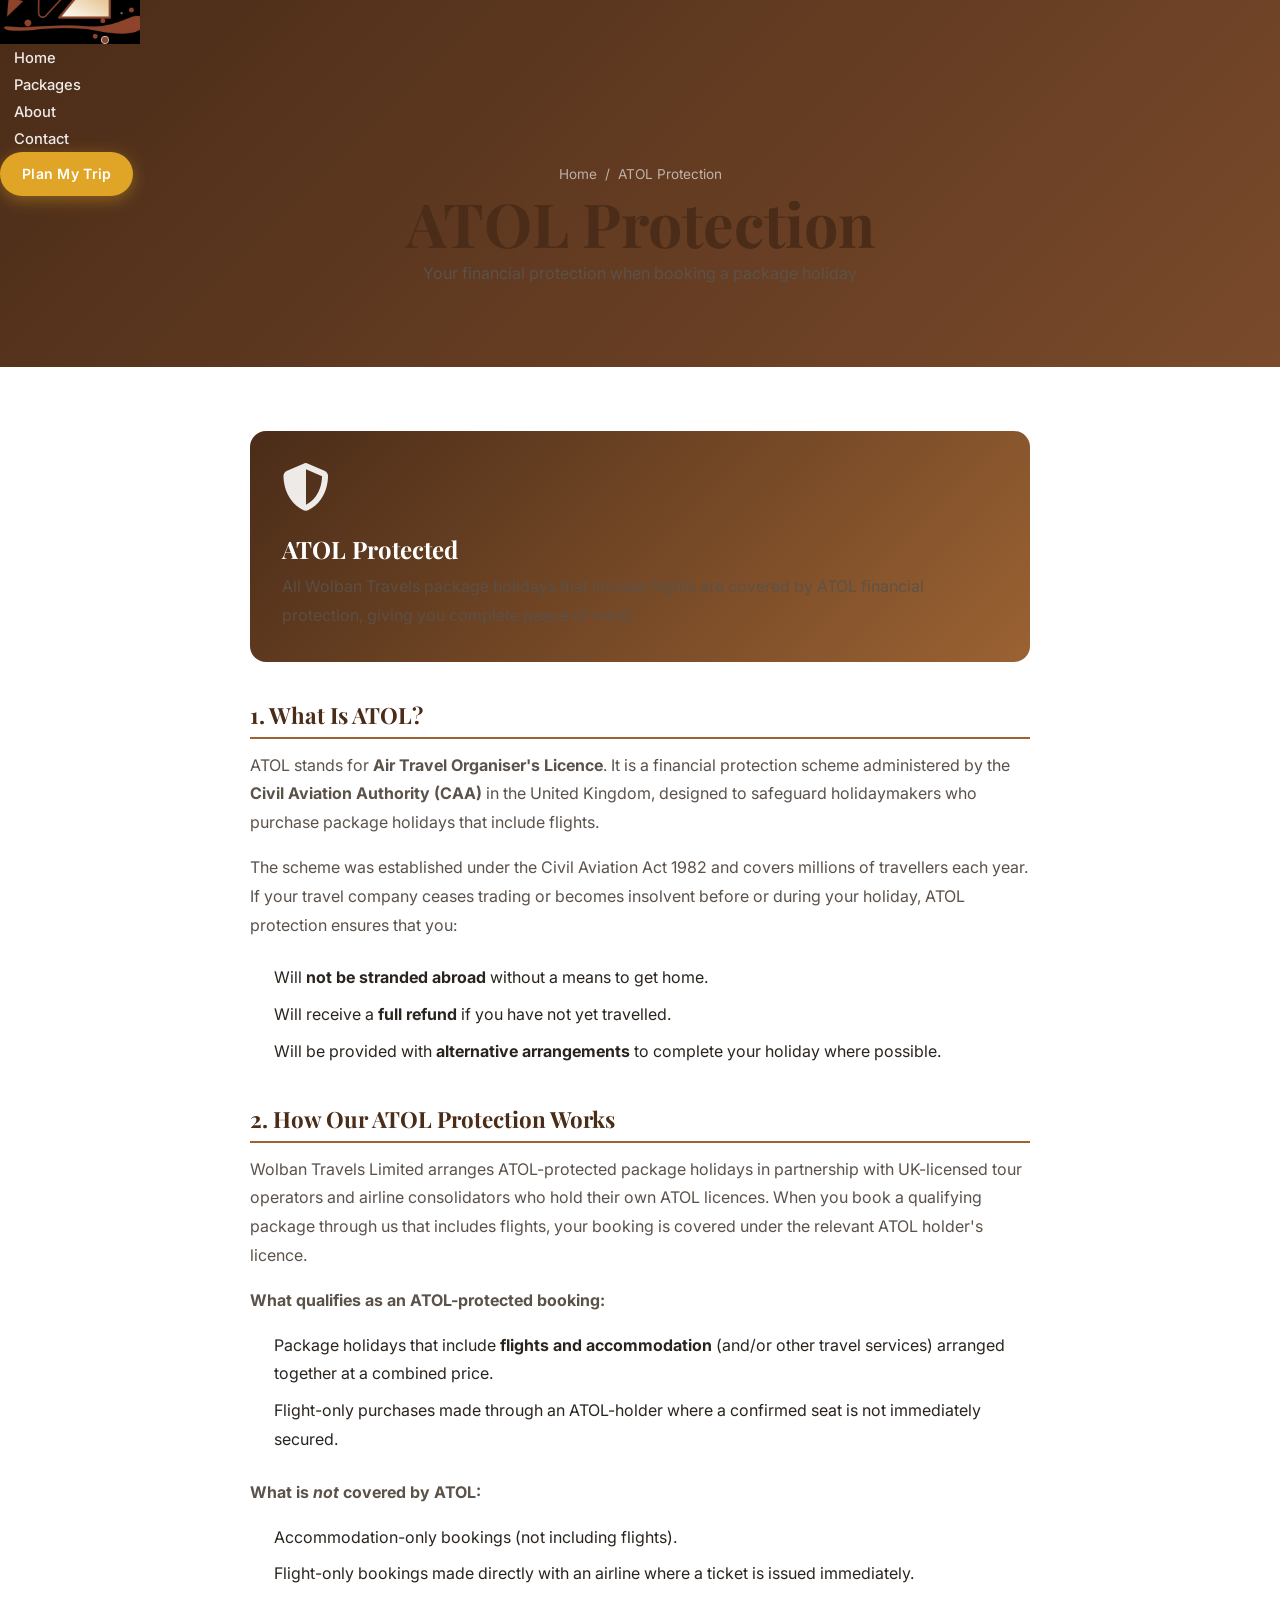
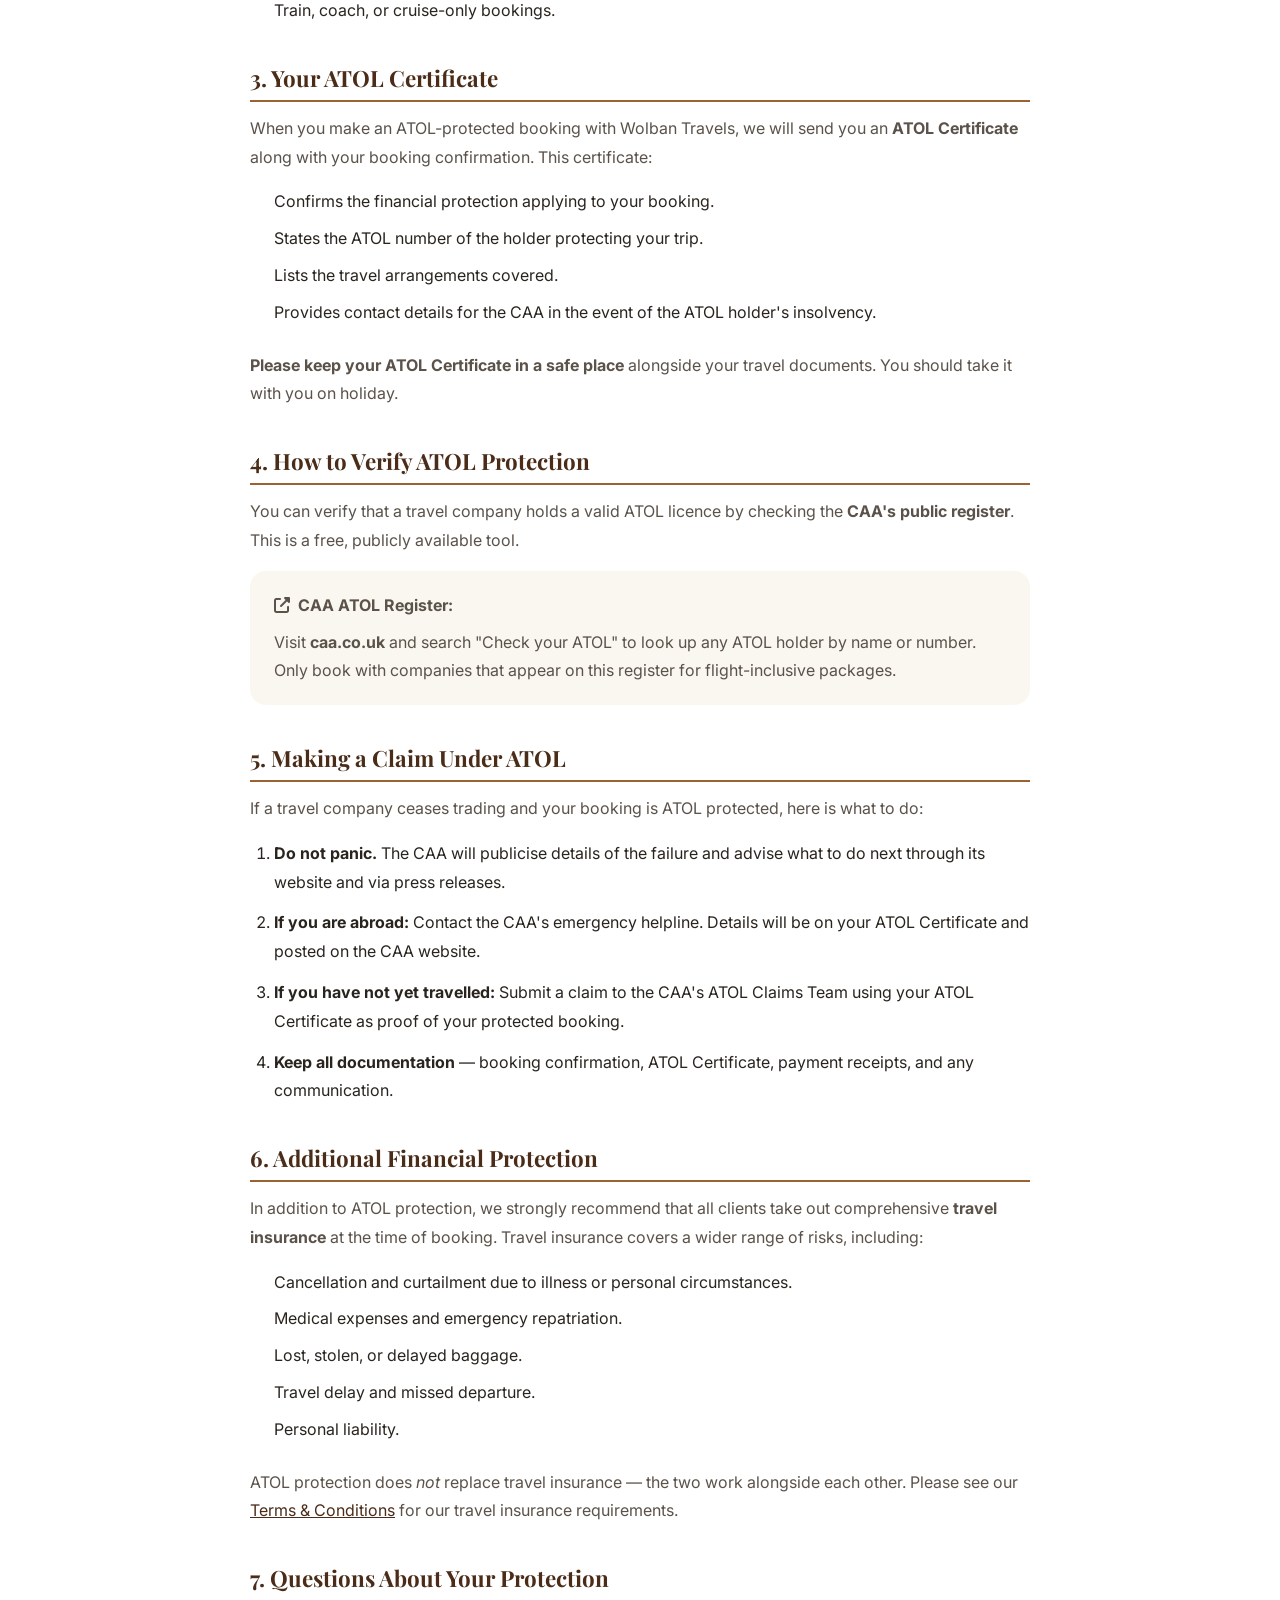
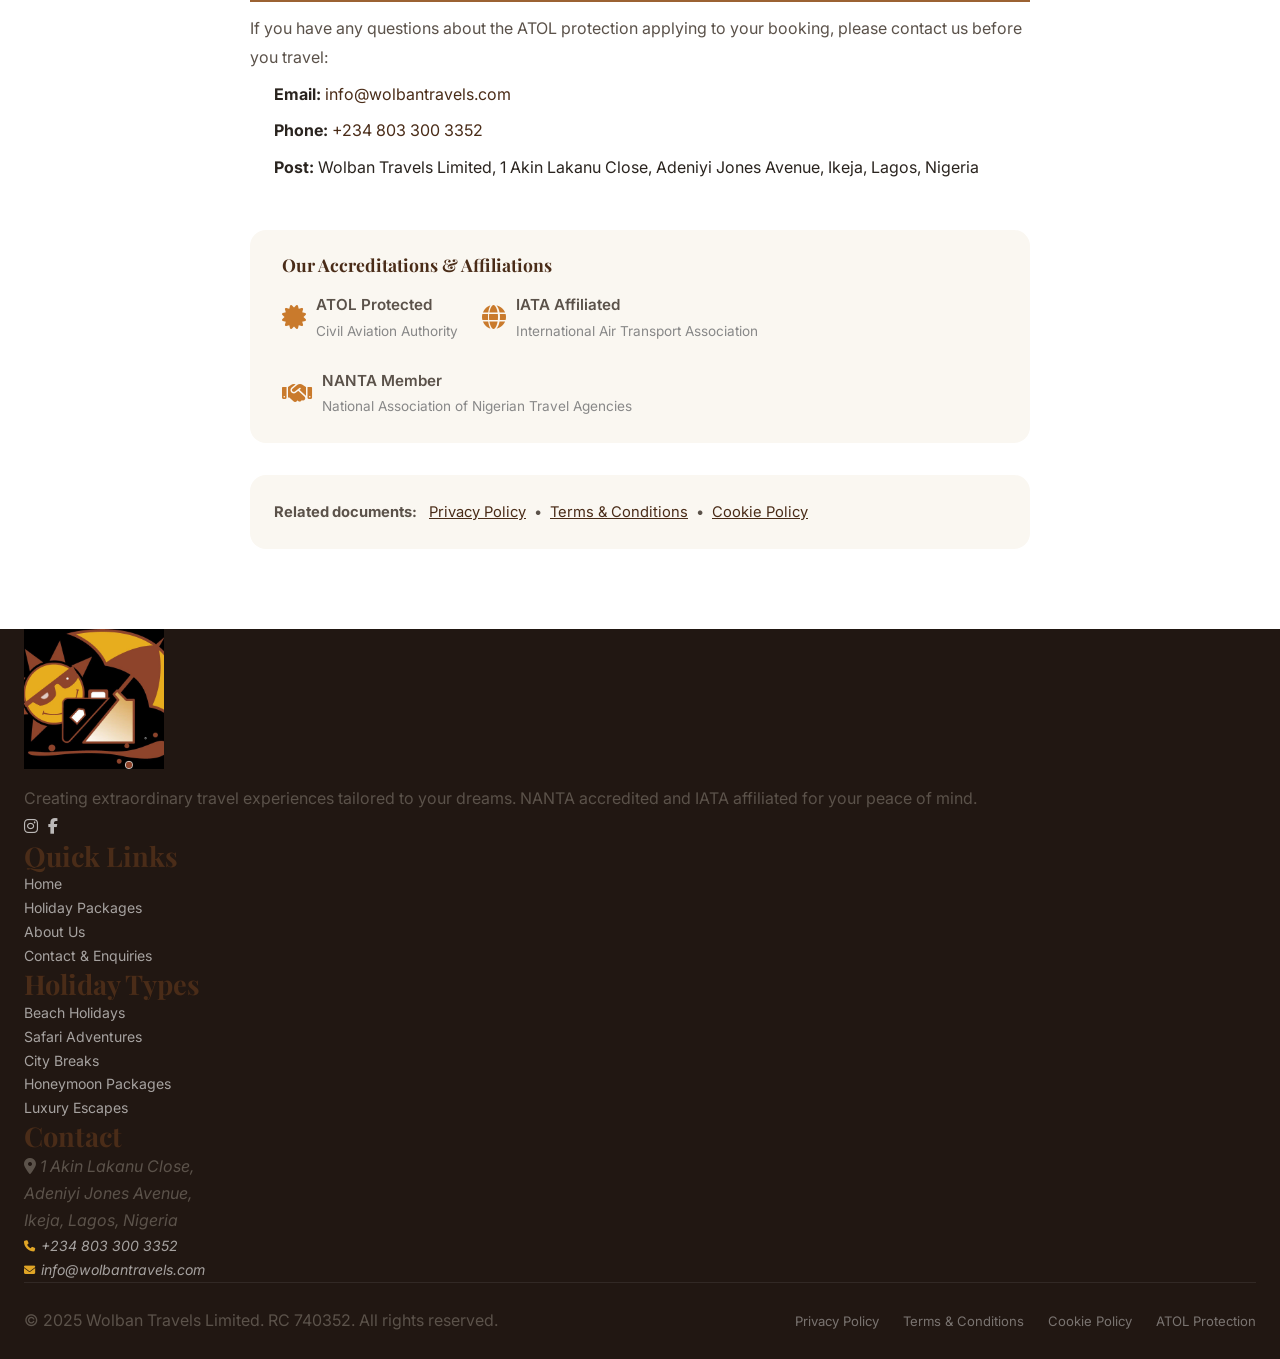
<file: atol-protection.html>
<!DOCTYPE html>
<html lang="en">
<head>
  <meta charset="UTF-8">
  <meta name="viewport" content="width=device-width, initial-scale=1.0">
  <meta name="robots" content="index, follow">

  <!-- SEO Meta -->
  <title>ATOL Protection | Wolban Travels | Your Financial Protection</title>
  <meta name="description" content="Wolban Travels is ATOL protected. Your money and holiday are financially protected when you book a package holiday with us. RC 740352.">
  <meta name="keywords" content="ATOL protection, ATOL protected holidays, financial protection, package holiday protection, Wolban Travels ATOL Nigeria">
  <link rel="canonical" href="https://wolbantravels.com/atol-protection.html">
  <link rel="sitemap" type="application/xml" title="Sitemap" href="/sitemap.xml">

  <!-- Open Graph -->
  <meta property="og:type"        content="website">
  <meta property="og:url"         content="https://wolbantravels.com/atol-protection.html">
  <meta property="og:title"       content="ATOL Protection | Wolban Travels">
  <meta property="og:description" content="Your holiday and money are protected. Learn about ATOL financial protection with Wolban Travels.">
  <meta property="og:image"       content="https://wolbantravels.com/assets/images/og-image.jpg">
  <meta property="og:site_name"   content="Wolban Travels">

  <!-- Twitter Card -->
  <meta name="twitter:card"        content="summary_large_image">
  <meta name="twitter:title"       content="ATOL Protection | Wolban Travels">
  <meta name="twitter:description" content="Your holiday and money are protected. Learn about ATOL financial protection with Wolban Travels.">
  <meta name="twitter:image"       content="https://wolbantravels.com/assets/images/og-image.jpg">

  <!-- Favicons -->
  <link rel="icon" type="image/x-icon" href="favicon.ico" />
  <link rel="icon" type="image/png" sizes="32x32" href="assets/images/favicon-32x32.png" />
  <link rel="icon" type="image/png" sizes="16x16" href="assets/images/favicon-16x16.png" />
  <link rel="icon" type="image/png" sizes="96x96" href="assets/images/favicon-96x96.png" />
  <link rel="apple-touch-icon" sizes="180x180" href="assets/images/apple-touch-icon.png" />
  <link rel="manifest" href="site.webmanifest" />
  <meta name="theme-color" content="#6B3F23" />

  <!-- Stylesheet -->
  <link rel="stylesheet" href="assets/css/style.css">

  <!-- Preconnect -->
  <link rel="preconnect" href="https://fonts.googleapis.com">
  <link rel="preconnect" href="https://fonts.gstatic.com" crossorigin>

  <!-- Fonts -->
  <link href="https://fonts.googleapis.com/css2?family=Playfair+Display:wght@400;600;700&family=Inter:wght@300;400;500;600&display=swap" rel="stylesheet">

  <!-- Font Awesome -->
  <link rel="stylesheet" href="https://cdnjs.cloudflare.com/ajax/libs/font-awesome/6.5.0/css/all.min.css">
</head>
<body>

  <!-- ======================== NAVBAR ======================== -->
  <header class="navbar" id="navbar" role="banner">
    <div class="navbar__container">
      <a href="index.html" class="navbar__logo" aria-label="Wolban Travels — Home">
        <img src="assets/images/WolbanTravelsLogo.jpeg" alt="Wolban Travels logo" width="140" height="48">
      </a>
      <nav class="navbar__nav" id="navMenu" role="navigation" aria-label="Main navigation">
        <ul class="navbar__list">
          <li><a href="index.html" class="navbar__link">Home</a></li>
          <li><a href="packages.html" class="navbar__link">Packages</a></li>
          <li><a href="about.html" class="navbar__link">About</a></li>
          <li><a href="contact.html" class="navbar__link">Contact</a></li>
        </ul>
      </nav>
      <div class="navbar__actions">
        <a href="contact.html" class="btn btn-primary btn-sm">Plan My Trip</a>
        <button class="navbar__toggle" id="navToggle" aria-label="Toggle navigation menu" aria-expanded="false" aria-controls="navMenu">
          <span></span><span></span><span></span>
        </button>
      </div>
    </div>
  </header>

  <main id="main-content">

    <!-- ======================== PAGE HERO ======================== -->
    <section class="page-hero" aria-label="Page header">
      <div class="page-hero__content">
        <nav class="breadcrumb" aria-label="Breadcrumb">
          <a href="index.html">Home</a>
          <span aria-hidden="true"> / </span>
          <span aria-current="page">ATOL Protection</span>
        </nav>
        <h1>ATOL Protection</h1>
        <p>Your financial protection when booking a package holiday</p>
      </div>
    </section>

    <!-- ======================== ATOL CONTENT ======================== -->
    <section class="section" style="background:var(--white);padding-top:64px;padding-bottom:80px;">
      <div class="container">
        <article style="max-width:780px;margin:0 auto;color:var(--gray-700);line-height:1.8;font-size:1rem;">

          <!-- ATOL Shield Banner -->
          <div style="background:linear-gradient(135deg,var(--primary-dark),var(--primary-light));color:var(--white);border-radius:var(--radius-md);padding:32px;margin-bottom:40px;display:flex;align-items:center;gap:24px;flex-wrap:wrap;">
            <i class="fas fa-shield-alt" style="font-size:3rem;opacity:0.9;" aria-hidden="true"></i>
            <div>
              <h2 style="margin:0 0 8px;font-family:var(--font-heading);font-size:1.5rem;color:var(--white);">ATOL Protected</h2>
              <p style="margin:0;opacity:0.9;">All Wolban Travels package holidays that include flights are covered by ATOL financial protection, giving you complete peace of mind.</p>
            </div>
          </div>

          <!-- 1. What is ATOL? -->
          <h2 style="font-family:var(--font-heading);color:var(--primary-dark);font-size:1.4rem;margin:40px 0 12px;border-bottom:2px solid var(--primary-light);padding-bottom:8px;">1. What Is ATOL?</h2>
          <p style="margin-bottom:16px;">
            ATOL stands for <strong>Air Travel Organiser's Licence</strong>. It is a financial protection scheme administered by the
            <strong>Civil Aviation Authority (CAA)</strong> in the United Kingdom, designed to safeguard holidaymakers who purchase
            package holidays that include flights.
          </p>
          <p style="margin-bottom:24px;">
            The scheme was established under the Civil Aviation Act 1982 and covers millions of travellers each year. If your travel
            company ceases trading or becomes insolvent before or during your holiday, ATOL protection ensures that you:
          </p>
          <ul style="padding-left:24px;margin-bottom:24px;">
            <li style="margin-bottom:8px;">Will <strong>not be stranded abroad</strong> without a means to get home.</li>
            <li style="margin-bottom:8px;">Will receive a <strong>full refund</strong> if you have not yet travelled.</li>
            <li style="margin-bottom:8px;">Will be provided with <strong>alternative arrangements</strong> to complete your holiday where possible.</li>
          </ul>

          <!-- 2. How Wolban Travels is ATOL Protected -->
          <h2 style="font-family:var(--font-heading);color:var(--primary-dark);font-size:1.4rem;margin:40px 0 12px;border-bottom:2px solid var(--primary-light);padding-bottom:8px;">2. How Our ATOL Protection Works</h2>
          <p style="margin-bottom:16px;">
            Wolban Travels Limited arranges ATOL-protected package holidays in partnership with UK-licensed tour operators and
            airline consolidators who hold their own ATOL licences. When you book a qualifying package through us that includes
            flights, your booking is covered under the relevant ATOL holder's licence.
          </p>
          <p style="margin-bottom:16px;">
            <strong>What qualifies as an ATOL-protected booking:</strong>
          </p>
          <ul style="padding-left:24px;margin-bottom:24px;">
            <li style="margin-bottom:8px;">Package holidays that include <strong>flights and accommodation</strong> (and/or other travel services) arranged together at a combined price.</li>
            <li style="margin-bottom:8px;">Flight-only purchases made through an ATOL-holder where a confirmed seat is not immediately secured.</li>
          </ul>
          <p style="margin-bottom:16px;">
            <strong>What is <em>not</em> covered by ATOL:</strong>
          </p>
          <ul style="padding-left:24px;margin-bottom:24px;">
            <li style="margin-bottom:8px;">Accommodation-only bookings (not including flights).</li>
            <li style="margin-bottom:8px;">Flight-only bookings made directly with an airline where a ticket is issued immediately.</li>
            <li style="margin-bottom:8px;">Train, coach, or cruise-only bookings.</li>
          </ul>

          <!-- 3. Your ATOL Certificate -->
          <h2 style="font-family:var(--font-heading);color:var(--primary-dark);font-size:1.4rem;margin:40px 0 12px;border-bottom:2px solid var(--primary-light);padding-bottom:8px;">3. Your ATOL Certificate</h2>
          <p style="margin-bottom:16px;">
            When you make an ATOL-protected booking with Wolban Travels, we will send you an <strong>ATOL Certificate</strong>
            along with your booking confirmation. This certificate:
          </p>
          <ul style="padding-left:24px;margin-bottom:24px;">
            <li style="margin-bottom:8px;">Confirms the financial protection applying to your booking.</li>
            <li style="margin-bottom:8px;">States the ATOL number of the holder protecting your trip.</li>
            <li style="margin-bottom:8px;">Lists the travel arrangements covered.</li>
            <li style="margin-bottom:8px;">Provides contact details for the CAA in the event of the ATOL holder's insolvency.</li>
          </ul>
          <p style="margin-bottom:24px;">
            <strong>Please keep your ATOL Certificate in a safe place</strong> alongside your travel documents. You should take it
            with you on holiday.
          </p>

          <!-- 4. How to Verify -->
          <h2 style="font-family:var(--font-heading);color:var(--primary-dark);font-size:1.4rem;margin:40px 0 12px;border-bottom:2px solid var(--primary-light);padding-bottom:8px;">4. How to Verify ATOL Protection</h2>
          <p style="margin-bottom:16px;">
            You can verify that a travel company holds a valid ATOL licence by checking the
            <strong>CAA's public register</strong>. This is a free, publicly available tool.
          </p>
          <div style="background:var(--light);border-radius:var(--radius-md);padding:20px 24px;margin-bottom:24px;">
            <p style="margin:0 0 8px;"><strong><i class="fas fa-external-link-alt" aria-hidden="true" style="margin-right:8px;"></i>CAA ATOL Register:</strong></p>
            <p style="margin:0;">Visit <strong>caa.co.uk</strong> and search "Check your ATOL" to look up any ATOL holder by name or number. Only book with companies that appear on this register for flight-inclusive packages.</p>
          </div>

          <!-- 5. Making a Claim -->
          <h2 style="font-family:var(--font-heading);color:var(--primary-dark);font-size:1.4rem;margin:40px 0 12px;border-bottom:2px solid var(--primary-light);padding-bottom:8px;">5. Making a Claim Under ATOL</h2>
          <p style="margin-bottom:16px;">
            If a travel company ceases trading and your booking is ATOL protected, here is what to do:
          </p>
          <ol style="padding-left:24px;margin-bottom:24px;">
            <li style="margin-bottom:12px;">
              <strong>Do not panic.</strong> The CAA will publicise details of the failure and advise what to do next through its website and via press releases.
            </li>
            <li style="margin-bottom:12px;">
              <strong>If you are abroad:</strong> Contact the CAA's emergency helpline. Details will be on your ATOL Certificate and posted on the CAA website.
            </li>
            <li style="margin-bottom:12px;">
              <strong>If you have not yet travelled:</strong> Submit a claim to the CAA's ATOL Claims Team using your ATOL Certificate as proof of your protected booking.
            </li>
            <li style="margin-bottom:12px;">
              <strong>Keep all documentation</strong> — booking confirmation, ATOL Certificate, payment receipts, and any communication.
            </li>
          </ol>

          <!-- 6. Additional Protection -->
          <h2 style="font-family:var(--font-heading);color:var(--primary-dark);font-size:1.4rem;margin:40px 0 12px;border-bottom:2px solid var(--primary-light);padding-bottom:8px;">6. Additional Financial Protection</h2>
          <p style="margin-bottom:16px;">
            In addition to ATOL protection, we strongly recommend that all clients take out comprehensive <strong>travel insurance</strong>
            at the time of booking. Travel insurance covers a wider range of risks, including:
          </p>
          <ul style="padding-left:24px;margin-bottom:24px;">
            <li style="margin-bottom:8px;">Cancellation and curtailment due to illness or personal circumstances.</li>
            <li style="margin-bottom:8px;">Medical expenses and emergency repatriation.</li>
            <li style="margin-bottom:8px;">Lost, stolen, or delayed baggage.</li>
            <li style="margin-bottom:8px;">Travel delay and missed departure.</li>
            <li style="margin-bottom:8px;">Personal liability.</li>
          </ul>
          <p style="margin-bottom:24px;">
            ATOL protection does <em>not</em> replace travel insurance — the two work alongside each other. Please see
            our <a href="terms.html" style="color:var(--primary-dark);text-decoration:underline;">Terms &amp; Conditions</a> for
            our travel insurance requirements.
          </p>

          <!-- 7. Questions -->
          <h2 style="font-family:var(--font-heading);color:var(--primary-dark);font-size:1.4rem;margin:40px 0 12px;border-bottom:2px solid var(--primary-light);padding-bottom:8px;">7. Questions About Your Protection</h2>
          <p style="margin-bottom:8px;">
            If you have any questions about the ATOL protection applying to your booking, please contact us before you travel:
          </p>
          <ul style="padding-left:24px;margin-bottom:24px;">
            <li style="margin-bottom:8px;"><strong>Email:</strong> <a href="mailto:info@wolbantravels.com" style="color:var(--primary-dark);">info@wolbantravels.com</a></li>
            <li style="margin-bottom:8px;"><strong>Phone:</strong> <a href="tel:+2348033003352" style="color:var(--primary-dark);">+234 803 300 3352</a></li>
            <li style="margin-bottom:8px;"><strong>Post:</strong> Wolban Travels Limited, 1 Akin Lakanu Close, Adeniyi Jones Avenue, Ikeja, Lagos, Nigeria</li>
          </ul>

          <!-- Key Accreditations Banner -->
          <div style="margin-top:48px;background:var(--light);border-radius:var(--radius-md);padding:24px 32px;">
            <h3 style="font-family:var(--font-heading);color:var(--primary-dark);margin:0 0 16px;font-size:1.1rem;">Our Accreditations &amp; Affiliations</h3>
            <div style="display:flex;flex-wrap:wrap;gap:24px;">
              <div style="display:flex;align-items:center;gap:10px;">
                <i class="fas fa-certificate" style="color:var(--secondary);font-size:1.5rem;" aria-hidden="true"></i>
                <div>
                  <p style="margin:0;font-weight:600;font-size:0.95rem;">ATOL Protected</p>
                  <p style="margin:0;font-size:0.85rem;color:#888;">Civil Aviation Authority</p>
                </div>
              </div>
              <div style="display:flex;align-items:center;gap:10px;">
                <i class="fas fa-globe" style="color:var(--secondary);font-size:1.5rem;" aria-hidden="true"></i>
                <div>
                  <p style="margin:0;font-weight:600;font-size:0.95rem;">IATA Affiliated</p>
                  <p style="margin:0;font-size:0.85rem;color:#888;">International Air Transport Association</p>
                </div>
              </div>
              <div style="display:flex;align-items:center;gap:10px;">
                <i class="fas fa-handshake" style="color:var(--secondary);font-size:1.5rem;" aria-hidden="true"></i>
                <div>
                  <p style="margin:0;font-weight:600;font-size:0.95rem;">NANTA Member</p>
                  <p style="margin:0;font-size:0.85rem;color:#888;">National Association of Nigerian Travel Agencies</p>
                </div>
              </div>
            </div>
          </div>

          <div style="margin-top:32px;padding:24px;background:var(--light);border-radius:var(--radius-md);">
            <p style="margin:0;font-size:0.92rem;">
              <strong>Related documents:</strong>
              <a href="privacy-policy.html" style="color:var(--primary-dark);text-decoration:underline;margin-left:8px;">Privacy Policy</a> &nbsp;&bull;&nbsp;
              <a href="terms.html" style="color:var(--primary-dark);text-decoration:underline;">Terms &amp; Conditions</a> &nbsp;&bull;&nbsp;
              <a href="cookie-policy.html" style="color:var(--primary-dark);text-decoration:underline;">Cookie Policy</a>
            </p>
          </div>

        </article>
      </div>
    </section>

  </main>

  <!-- ======================== FOOTER ======================== -->
  <footer class="footer" role="contentinfo">
    <div class="container">
      <div class="footer__grid">

        <div class="footer__brand">
          <a href="index.html" aria-label="Wolban Travels — Home">
            <img src="assets/images/WolbanTravelsLogo.jpeg" alt="Wolban Travels" width="140" height="48" style="margin-bottom:16px;">
          </a>
          <p>Creating extraordinary travel experiences tailored to your dreams. NANTA accredited and IATA affiliated for your peace of mind.</p>
          <div class="footer__socials" aria-label="Social media links">
            <a href="https://www.instagram.com/wolbantravels?igsh=Mno5N3BxYWdkajR3" target="_blank" rel="noopener noreferrer" aria-label="Follow us on Instagram"><i class="fab fa-instagram" aria-hidden="true"></i></a>
            <a href="https://www.facebook.com/share/1DZ2SwPvf5/?mibextid=wwXIfr" target="_blank" rel="noopener noreferrer" aria-label="Follow us on Facebook"><i class="fab fa-facebook-f" aria-hidden="true"></i></a>
          </div>
        </div>

        <div class="footer__col">
          <h3 class="footer__heading">Quick Links</h3>
          <ul class="footer__list">
            <li><a href="index.html" class="footer__link">Home</a></li>
            <li><a href="packages.html" class="footer__link">Holiday Packages</a></li>
            <li><a href="about.html" class="footer__link">About Us</a></li>
            <li><a href="contact.html" class="footer__link">Contact &amp; Enquiries</a></li>
          </ul>
        </div>

        <div class="footer__col">
          <h3 class="footer__heading">Holiday Types</h3>
          <ul class="footer__list">
            <li><a href="packages.html?filter=beach" class="footer__link">Beach Holidays</a></li>
            <li><a href="packages.html?filter=safari" class="footer__link">Safari Adventures</a></li>
            <li><a href="packages.html?filter=city" class="footer__link">City Breaks</a></li>
            <li><a href="packages.html?filter=honeymoon" class="footer__link">Honeymoon Packages</a></li>
            <li><a href="packages.html?filter=luxury" class="footer__link">Luxury Escapes</a></li>
          </ul>
        </div>

        <div class="footer__col">
          <h3 class="footer__heading">Contact</h3>
          <address class="footer__address">
            <p><i class="fas fa-map-marker-alt" aria-hidden="true"></i> 1 Akin Lakanu Close,<br>Adeniyi Jones Avenue,<br>Ikeja, Lagos, Nigeria</p>
            <p><a href="tel:+2348033003352" class="footer__link"><i class="fas fa-phone" aria-hidden="true"></i> +234 803 300 3352</a></p>
            <p><a href="mailto:info@wolbantravels.com" class="footer__link"><i class="fas fa-envelope" aria-hidden="true"></i> info@wolbantravels.com</a></p>
          </address>
        </div>

      </div><!-- /.footer__grid -->

      <div class="footer__bottom">
        <p>&copy; <span id="footerYear">2025</span> Wolban Travels Limited. RC 740352. All rights reserved.</p>
        <div class="footer__bottom-links">
          <a href="privacy-policy.html" class="footer__bottom-link">Privacy Policy</a>
          <a href="terms.html" class="footer__bottom-link">Terms &amp; Conditions</a>
          <a href="cookie-policy.html" class="footer__bottom-link">Cookie Policy</a>
          <a href="atol-protection.html" class="footer__bottom-link">ATOL Protection</a>
        </div>
      </div><!-- /.footer__bottom -->

    </div>
  </footer>

  <a href="#" class="back-to-top" id="backToTop" aria-label="Back to top" hidden>
    <i class="fas fa-chevron-up" aria-hidden="true"></i>
  </a>

  <script src="assets/js/main.js"></script>
</body>
</html>
</file>
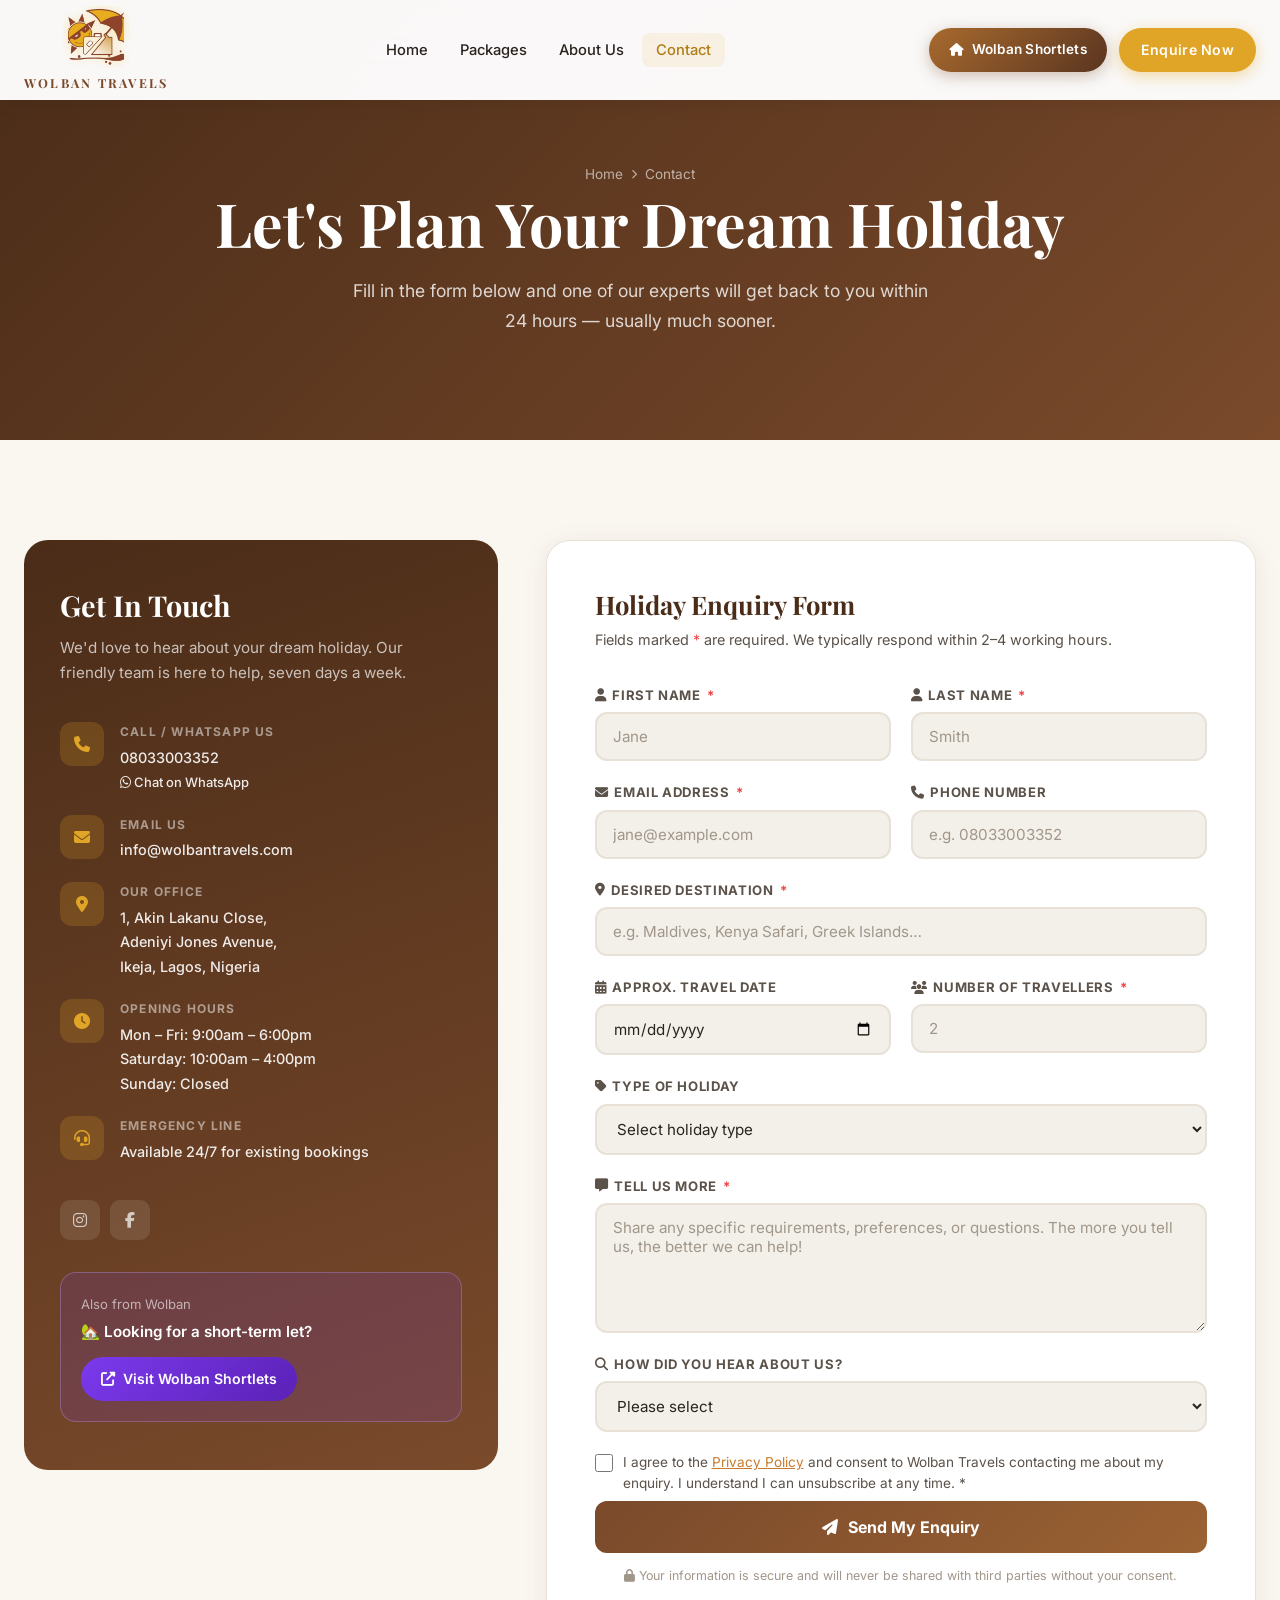
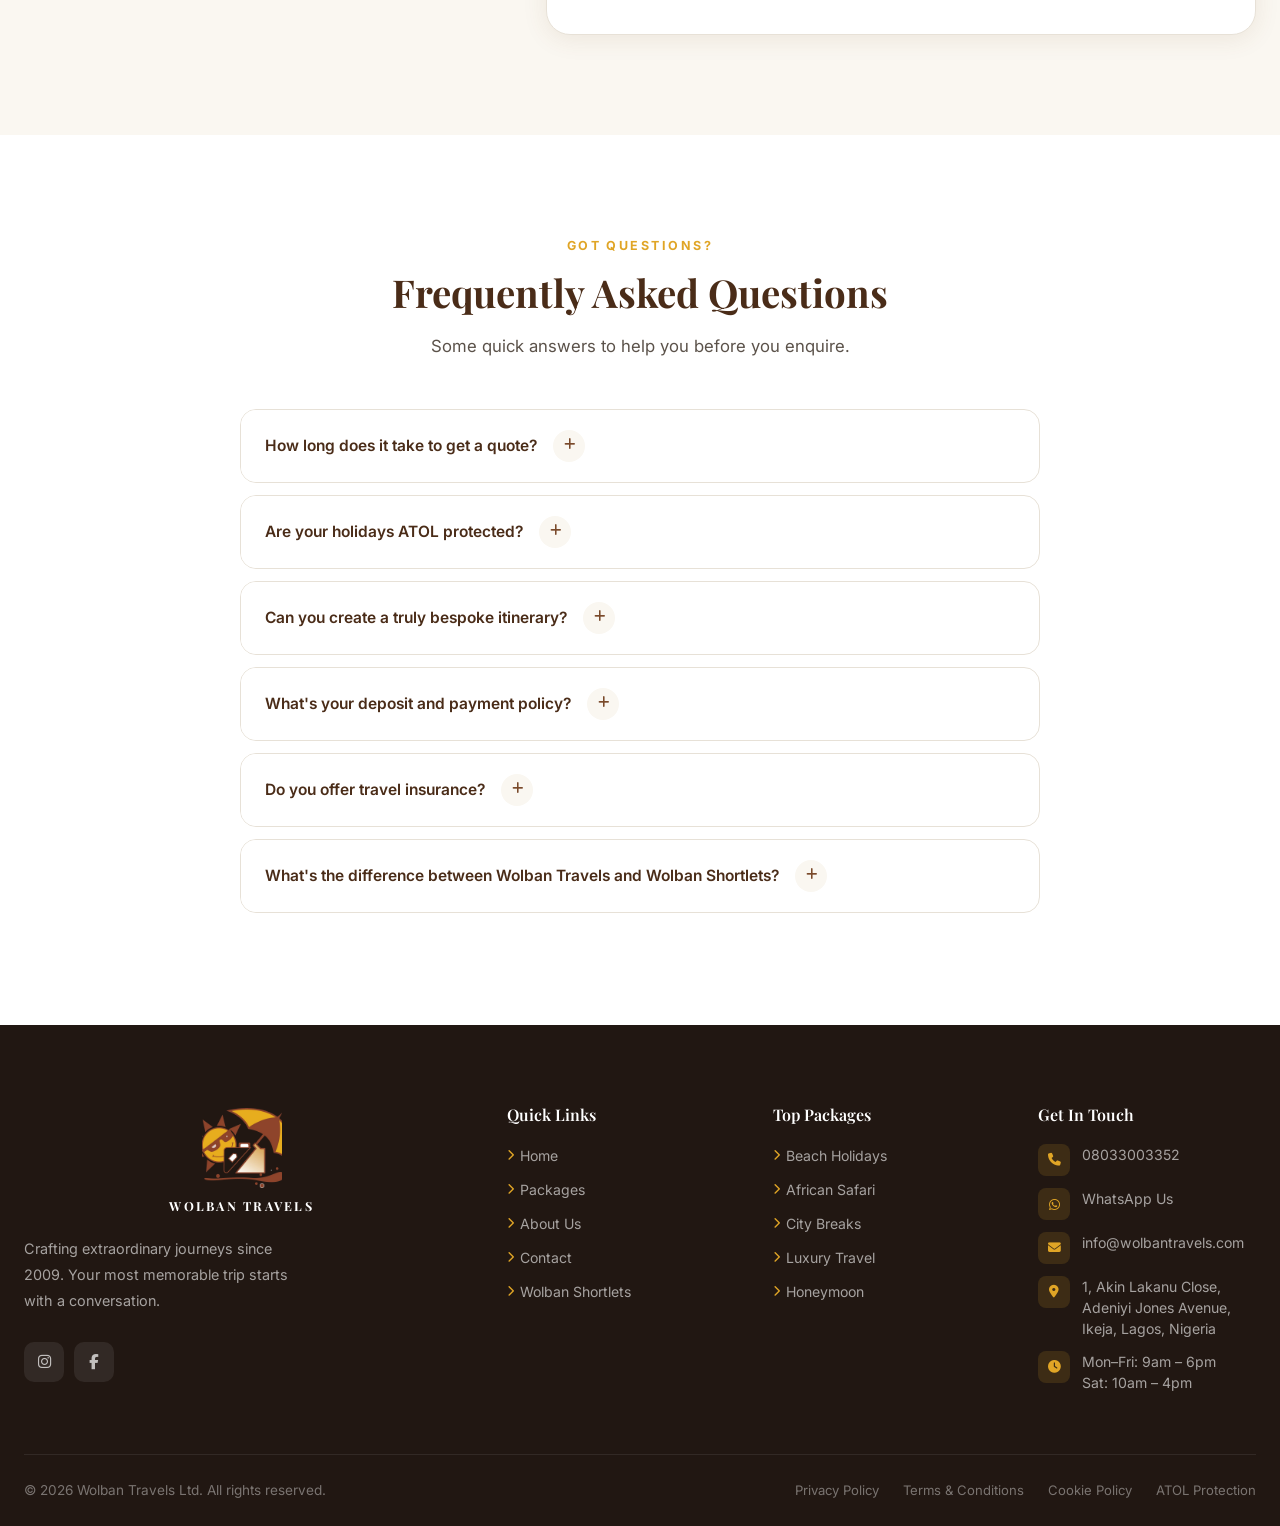
<file: contact.html>
﻿<!DOCTYPE html>
<html lang="en">
<head>
  <meta charset="UTF-8" />
  <meta name="viewport" content="width=device-width, initial-scale=1.0" />
  <meta name="robots" content="index, follow" />

  <!-- SEO Meta -->
  <title>Contact &amp; Enquiries | Wolban Travels | Talk to Our Travel Experts</title>
  <meta name="description" content="Ready to plan your dream holiday? Contact Wolban Travels today. Our expert consultants are here to help you design the perfect trip, tailored exactly to you." />
  <meta name="keywords" content="contact Wolban Travels, travel enquiry, holiday enquiry, book a holiday, travel consultant UK, speak to travel expert" />
  <link rel="canonical" href="https://wolbantravels.com/contact.html" />

  <!-- Open Graph -->
  <meta property="og:type"        content="website" />
  <meta property="og:url"         content="https://wolbantravels.com/contact.html" />
  <meta property="og:title"       content="Contact &amp; Enquiries | Wolban Travels" />
  <meta property="og:description" content="Talk to our expert travel consultants. We'll help you design the perfect holiday." />
  <meta property="og:image"       content="https://wolbantravels.com/assets/images/og-image.jpg" />
  <meta property="og:site_name"   content="Wolban Travels" />

  <!-- Twitter Card -->
  <meta name="twitter:card"        content="summary_large_image" />
  <meta name="twitter:title"       content="Contact &amp; Enquiries | Wolban Travels" />
  <meta name="twitter:description" content="Talk to our expert travel consultants. We'll help you design the perfect holiday." />
  <meta name="twitter:image"       content="https://wolbantravels.com/assets/images/og-image.jpg" />

  <!-- Sitemap -->
  <link rel="sitemap" type="application/xml" title="Sitemap" href="/sitemap.xml" />

  <!-- Favicons -->
  <link rel="icon" type="image/x-icon" href="favicon.ico" />
  <link rel="icon" type="image/png" sizes="32x32" href="assets/images/favicon-32x32.png" />
  <link rel="icon" type="image/png" sizes="16x16" href="assets/images/favicon-16x16.png" />
  <link rel="icon" type="image/png" sizes="96x96" href="assets/images/favicon-96x96.png" />
  <link rel="apple-touch-icon" sizes="180x180" href="assets/images/apple-touch-icon.png" />
  <link rel="manifest" href="site.webmanifest" />
  <meta name="theme-color" content="#6B3F23" />

  <!-- Preconnect -->
  <link rel="preconnect" href="https://fonts.googleapis.com" />
  <link rel="preconnect" href="https://fonts.gstatic.com" crossorigin />

  <!-- Fonts -->
  <link href="https://fonts.googleapis.com/css2?family=Playfair+Display:ital,wght@0,400;0,600;0,700;0,800;1,400&family=Inter:wght@300;400;500;600;700&display=swap" rel="stylesheet" />

  <!-- Font Awesome -->
  <link rel="stylesheet" href="https://cdnjs.cloudflare.com/ajax/libs/font-awesome/6.5.0/css/all.min.css" integrity="sha512-Avb2QiuDEEvB4bZJYdft2mNjVShBftLdPG8FJ0V7irTLQ8Uo0qcPxh4Plq7G5tGm0rU+1SPhVotteLpBERwTkw==" crossorigin="anonymous" referrerpolicy="no-referrer" />

  <!-- Styles -->
  <link rel="stylesheet" href="assets/css/style.css?v=4" />
</head>
<body>

<!-- NAVIGATION -->
<nav class="navbar" id="navbar" data-always-solid="true" role="navigation" aria-label="Main navigation">
  <div class="navbar__inner">
    <a href="index.html" class="navbar__logo" aria-label="Wolban Travels - Home">
      <div class="logo-img-wrap">
        <img src="assets/images/WolbanTravelsLogo.png" alt="Wolban Travels" class="navbar__logo-img" />
      </div>
      <span class="navbar__logo-wordmark">Wolban Travels</span>
    </a>
    <ul class="navbar__links" role="list">
      <li><a href="index.html"    class="navbar__link">Home</a></li>
      <li><a href="packages.html" class="navbar__link">Packages</a></li>
      <li><a href="about.html"    class="navbar__link">About Us</a></li>
      <li><a href="contact.html"  class="navbar__link active">Contact</a></li>
    </ul>
    <div class="navbar__right">
      <a href="/short-lets/" class="btn btn-shortlets" aria-label="Visit Wolban Shortlets">
        <i class="fas fa-home"></i> Wolban Shortlets
      </a>
      <a href="contact.html" class="btn btn-primary btn-sm">Enquire Now</a>
    </div>
    <button class="navbar__toggle" id="navToggle" aria-label="Open menu" aria-expanded="false" aria-controls="navMobile">
      <span></span><span></span><span></span>
    </button>
  </div>
</nav>

<!-- Mobile Menu -->
<div class="navbar__mobile" id="navMobile" role="menu">
  <a href="index.html"    class="navbar__mobile-link" role="menuitem"><i class="fas fa-home"></i> Home</a>
  <a href="packages.html" class="navbar__mobile-link" role="menuitem"><i class="fas fa-suitcase-rolling"></i> Packages</a>
  <a href="about.html"    class="navbar__mobile-link" role="menuitem"><i class="fas fa-users"></i> About Us</a>
  <a href="contact.html"  class="navbar__mobile-link active" role="menuitem"><i class="fas fa-envelope"></i> Contact</a>
  <div class="navbar__mobile-divider"></div>
  <a href="/short-lets/" class="navbar__mobile-link" role="menuitem"><i class="fas fa-house-chimney"></i> Wolban Shortlets</a>
  <a href="contact.html" class="btn btn-primary" style="margin-top:8px;border-radius:12px;"><i class="fas fa-paper-plane"></i> Make an Enquiry</a>
</div>


<!-- PAGE HERO -->
<header class="page-hero" aria-labelledby="contact-hero-heading">
  <div class="container page-hero__inner">
    <nav class="breadcrumb" aria-label="Breadcrumb">
      <a href="index.html">Home</a>
      <i class="fas fa-chevron-right" aria-hidden="true"></i>
      <span aria-current="page">Contact</span>
    </nav>
    <h1 class="page-hero__title" id="contact-hero-heading">Let's Plan Your Dream Holiday</h1>
    <p class="page-hero__sub">Fill in the form below and one of our experts will get back to you within 24 hours — usually much sooner.</p>
  </div>
</header>


<!-- CONTACT + ENQUIRY FORM -->
<main class="section contact-page" id="main-content" aria-label="Contact and enquiry section">
  <div class="container">
    <div class="contact-page__grid">

      <!-- LEFT: Contact Info Card -->
      <aside class="contact-info-card fade-up" aria-label="Contact information">
        <h2 class="contact-info-card__title">Get In Touch</h2>
        <p class="contact-info-card__sub">We'd love to hear about your dream holiday. Our friendly team is here to help, seven days a week.</p>

        <div class="contact-info__items">

          <div class="contact-info__item">
            <div class="contact-info__icon" aria-hidden="true"><i class="fas fa-phone"></i></div>
            <div>
              <div class="contact-info__label">Call / WhatsApp Us</div>
              <div class="contact-info__value">
                <a href="tel:08033003352" style="color:inherit;">08033003352</a><br/>
                <a href="https://wa.me/2348033003352" style="color:inherit;font-size:0.9em;"><i class="fab fa-whatsapp"></i> Chat on WhatsApp</a>
              </div>
            </div>
          </div>

          <div class="contact-info__item">
            <div class="contact-info__icon" aria-hidden="true"><i class="fas fa-envelope"></i></div>
            <div>
              <div class="contact-info__label">Email Us</div>
              <div class="contact-info__value"><a href="mailto:info@wolbantravels.com" style="color:inherit;">info@wolbantravels.com</a></div>
            </div>
          </div>

          <div class="contact-info__item">
            <div class="contact-info__icon" aria-hidden="true"><i class="fas fa-map-marker-alt"></i></div>
            <div>
              <div class="contact-info__label">Our Office</div>
              <div class="contact-info__value">
                1, Akin Lakanu Close,<br/>
                Adeniyi Jones Avenue,<br/>
                Ikeja, Lagos, Nigeria
              </div>
            </div>
          </div>

          <div class="contact-info__item">
            <div class="contact-info__icon" aria-hidden="true"><i class="fas fa-clock"></i></div>
            <div>
              <div class="contact-info__label">Opening Hours</div>
              <div class="contact-info__value">
                Mon – Fri: 9:00am – 6:00pm<br/>
                Saturday: 10:00am – 4:00pm<br/>
                Sunday: Closed
              </div>
            </div>
          </div>

          <div class="contact-info__item">
            <div class="contact-info__icon" aria-hidden="true"><i class="fas fa-headset"></i></div>
            <div>
              <div class="contact-info__label">Emergency Line</div>
              <div class="contact-info__value">Available 24/7 for existing bookings</div>
            </div>
          </div>

        </div>

        <div class="contact-socials" aria-label="Social media links">
          <a href="https://www.instagram.com/wolbantravels?igsh=Mno5N3BxYWdkajR3" target="_blank" rel="noopener noreferrer" class="contact-social" aria-label="Follow us on Instagram"><i class="fab fa-instagram" aria-hidden="true"></i></a>
          <a href="https://www.facebook.com/share/1DZ2SwPvf5/?mibextid=wwXIfr" target="_blank" rel="noopener noreferrer" class="contact-social" aria-label="Follow us on Facebook"><i class="fab fa-facebook-f" aria-hidden="true"></i></a>
        </div>

        <!-- Shortlets CTA within contact info -->
        <div style="margin-top:32px;padding:20px;background:rgba(124,58,237,0.15);border:1px solid rgba(196,167,255,0.3);border-radius:var(--radius-md);">
          <p style="color:rgba(255,255,255,0.6);font-size:0.82rem;margin-bottom:4px;">Also from Wolban</p>
          <p style="color:white;font-weight:600;font-size:0.95rem;margin-bottom:12px;">🏡 Looking for a short-term let?</p>
          <a href="/short-lets/" style="display:inline-flex;align-items:center;gap:8px;background:linear-gradient(135deg,#7C3AED,#5B21B6);color:white;padding:10px 20px;border-radius:50px;font-size:0.88rem;font-weight:600;transition:var(--transition);" aria-label="Visit Wolban Shortlets">
            <i class="fas fa-external-link-alt" aria-hidden="true"></i> Visit Wolban Shortlets
          </a>
        </div>
      </aside>

      <!-- RIGHT: Enquiry Form -->
      <div class="enquiry-card fade-up fade-up-delay-1">

        <h2 class="enquiry-card__title">Holiday Enquiry Form</h2>
        <p class="enquiry-card__sub">Fields marked <span style="color:var(--danger);">*</span> are required. We typically respond within 2–4 working hours.</p>

        <!-- SUCCESS MESSAGE (shown after submission) -->
        <div id="formSuccess" class="form-success" role="alert" aria-live="polite">
          <div class="form-success__icon" aria-hidden="true"><i class="fas fa-check"></i></div>
          <h3 class="form-success__title">Enquiry Received!</h3>
          <p class="form-success__text">Thank you for getting in touch. One of our travel experts will contact you within 2–4 working hours to start planning your perfect holiday.</p>
          <a href="packages.html" class="btn btn-secondary" style="margin-top:24px;"><i class="fas fa-compass" aria-hidden="true"></i> Browse More Packages</a>
        </div>

        <!-- ENQUIRY FORM -->
        <!--
          BACKEND INTEGRATION NOTE:
          This form uses client-side validation only.
          Connect the form submission to your backend endpoint, e.g.:
          - A serverless function (Netlify Functions, Vercel, etc.)
          - A CRM webhook (HubSpot, Zoho, etc.)
          - An email service (SendGrid, Postmark, etc.)
          NEVER hardcode API keys, email credentials, or passwords here.
          See assets/js/main.js for the submission handler.
        -->
        <form id="enquiryForm" action="https://api.web3forms.com/submit" method="post" novalidate aria-label="Holiday enquiry form">
          <!-- Web3Forms config -->
          <input type="hidden" name="access_key" value="f3c25aab-3339-4ea3-a937-ffe91fee7cf0" />
          <input type="hidden" name="subject" value="New Holiday Enquiry – Wolban Travels" />
          <input type="hidden" name="from_name" value="Wolban Travels Website" />
          <input type="hidden" name="redirect" value="false" />

          <div class="form-grid">

            <!-- First Name -->
            <div class="form-field">
              <label class="form-label" for="firstName">
                <i class="fas fa-user" aria-hidden="true"></i> First Name <span class="required" aria-label="required">*</span>
              </label>
              <input class="form-input" type="text" id="firstName" name="firstName" placeholder="Jane" autocomplete="given-name" required aria-required="true" aria-describedby="firstNameError" />
              <span class="form-error" id="firstNameError" role="alert"></span>
            </div>

            <!-- Last Name -->
            <div class="form-field">
              <label class="form-label" for="lastName">
                <i class="fas fa-user" aria-hidden="true"></i> Last Name <span class="required" aria-label="required">*</span>
              </label>
              <input class="form-input" type="text" id="lastName" name="lastName" placeholder="Smith" autocomplete="family-name" required aria-required="true" aria-describedby="lastNameError" />
              <span class="form-error" id="lastNameError" role="alert"></span>
            </div>

            <!-- Email -->
            <div class="form-field">
              <label class="form-label" for="email">
                <i class="fas fa-envelope" aria-hidden="true"></i> Email Address <span class="required" aria-label="required">*</span>
              </label>
              <input class="form-input" type="email" id="email" name="email" placeholder="jane@example.com" autocomplete="email" required aria-required="true" aria-describedby="emailError" />
              <span class="form-error" id="emailError" role="alert"></span>
            </div>

            <!-- Phone -->
            <div class="form-field">
              <label class="form-label" for="phone">
                <i class="fas fa-phone" aria-hidden="true"></i> Phone Number
              </label>
              <input class="form-input" type="tel" id="phone" name="phone" placeholder="e.g. 08033003352" autocomplete="tel" aria-describedby="phoneError" />
              <span class="form-error" id="phoneError" role="alert"></span>
            </div>

            <!-- Destination -->
            <div class="form-field form-field--full">
              <label class="form-label" for="destination">
                <i class="fas fa-map-marker-alt" aria-hidden="true"></i> Desired Destination <span class="required" aria-label="required">*</span>
              </label>
              <input class="form-input" type="text" id="destination" name="destination" placeholder="e.g. Maldives, Kenya Safari, Greek Islands…" required aria-required="true" aria-describedby="destinationError" />
              <span class="form-error" id="destinationError" role="alert"></span>
            </div>

            <!-- Travel Date -->
            <div class="form-field">
              <label class="form-label" for="travelDate">
                <i class="fas fa-calendar-alt" aria-hidden="true"></i> Approx. Travel Date
              </label>
              <input class="form-input" type="date" id="travelDate" name="travelDate" autocomplete="off" />
            </div>

            <!-- Number of Travelers -->
            <div class="form-field">
              <label class="form-label" for="travelers">
                <i class="fas fa-users" aria-hidden="true"></i> Number of Travellers <span class="required" aria-label="required">*</span>
              </label>
              <input class="form-input" type="number" id="travelers" name="travelers" min="1" max="100" placeholder="2" required aria-required="true" aria-describedby="travelersError" />
              <span class="form-error" id="travelersError" role="alert"></span>
            </div>

            <!-- Budget -->
            <!-- Budget field commented out — prices no longer displayed
            <div class="form-field form-field--full">
              <label class="form-label" for="budget">
                <i class="fas fa-naira-sign" aria-hidden="true"></i> Approximate Budget (per person)
              </label>
              <select class="form-select" id="budget" name="budget">
                <option value="">Select a budget range</option>
                <option value="under-1500000">Under ₦1,500,000 pp</option>
                <option value="1500000-3000000">₦1,500,000 – ₦3,000,000 pp</option>
                <option value="3000000-5000000">₦3,000,000 – ₦5,000,000 pp</option>
                <option value="5000000-8000000">₦5,000,000 – ₦8,000,000 pp</option>
                <option value="8000000-plus">₦8,000,000+ pp (Luxury)</option>
                <option value="flexible">Flexible / Open Budget</option>
              </select>
            </div>
            -->

            <!-- Holiday Type -->
            <div class="form-field form-field--full">
              <label class="form-label" for="holidayType">
                <i class="fas fa-tag" aria-hidden="true"></i> Type of Holiday
              </label>
              <select class="form-select" id="holidayType" name="holidayType">
                <option value="">Select holiday type</option>
                <option value="beach">Beach &amp; Relaxation</option>
                <option value="safari">Safari &amp; Wildlife</option>
                <option value="adventure">Adventure &amp; Trekking</option>
                <option value="city">City Break</option>
                <option value="honeymoon">Honeymoon / Romance</option>
                <option value="family">Family Holiday</option>
                <option value="cruise">Cruise</option>
                <option value="cultural">Cultural &amp; Historical</option>
                <option value="luxury">Luxury / VIP</option>
                <option value="other">Other / Not Sure Yet</option>
              </select>
            </div>

            <!-- Message -->
            <div class="form-field form-field--full">
              <label class="form-label" for="message">
                <i class="fas fa-comment-alt" aria-hidden="true"></i> Tell Us More <span class="required" aria-label="required">*</span>
              </label>
              <textarea class="form-textarea" id="message" name="message" placeholder="Share any specific requirements, preferences, or questions. The more you tell us, the better we can help!" required aria-required="true" aria-describedby="messageError"></textarea>
              <span class="form-error" id="messageError" role="alert"></span>
            </div>

            <!-- Hear About Us -->
            <div class="form-field form-field--full">
              <label class="form-label" for="hearAbout">
                <i class="fas fa-search" aria-hidden="true"></i> How Did You Hear About Us?
              </label>
              <select class="form-select" id="hearAbout" name="hearAbout">
                <option value="">Please select</option>
                <option value="google">Google Search</option>
                <option value="instagram">Instagram</option>
                <option value="facebook">Facebook</option>
                <option value="referral">Friend / Family Referral</option>
                <option value="returning">Returning Client</option>
                <option value="other">Other</option>
              </select>
            </div>

            <!-- Privacy Consent -->
            <div class="form-field form-field--full">
              <label class="form-checkbox-wrap">
                <input class="form-checkbox" type="checkbox" id="consent" name="consent" required aria-required="true" aria-describedby="consentError" />
                <span class="form-checkbox-label">
                  I agree to the <a href="privacy-policy.html" aria-label="Open Privacy Policy">Privacy Policy</a> and consent to Wolban Travels contacting me about my enquiry. I understand I can unsubscribe at any time. <span class="required" aria-label="required">*</span>
                </span>
              </label>
              <span class="form-error" id="consentError" role="alert"></span>
            </div>

          </div><!-- end form-grid -->

          <!-- Honeypot: hidden from real users, catches bots -->
          <div style="display:none" aria-hidden="true">
            <label for="website">Leave this blank</label>
            <input type="text" id="website" name="website" tabindex="-1" autocomplete="off" />
          </div>

          <button type="submit" class="form-submit" aria-label="Submit holiday enquiry">
            <i class="fas fa-paper-plane" aria-hidden="true"></i> Send My Enquiry
          </button>

          <p style="font-size:0.78rem;color:var(--gray-400);text-align:center;margin-top:12px;">
            <i class="fas fa-lock" aria-hidden="true"></i> Your information is secure and will never be shared with third parties without your consent.
          </p>

        </form>
      </div><!-- end enquiry-card -->

    </div><!-- end contact-page__grid -->
  </div>
</main>


<!-- FAQ -->
<section class="section faq" aria-labelledby="faq-heading">
  <div class="container">
    <div class="section-header section-header--center" style="margin-bottom:48px;">
      <span class="section-label fade-up">Got Questions?</span>
      <h2 class="section-title fade-up fade-up-delay-1" id="faq-heading">Frequently Asked Questions</h2>
      <p class="section-subtitle fade-up fade-up-delay-2">Some quick answers to help you before you enquire.</p>
    </div>

    <div class="faq__grid fade-up">

      <div class="faq-item">
        <button class="faq-question" aria-expanded="false" aria-controls="faq1-answer">
          <span class="faq-question__text">How long does it take to get a quote?</span>
          <span class="faq-question__icon" aria-hidden="true"><i class="fas fa-plus"></i></span>
        </button>
        <div class="faq-answer" id="faq1-answer" role="region">
          <div class="faq-answer__inner">We typically respond to all enquiries within 2–4 working hours during business hours. For complex, bespoke itineraries, we'll send a detailed proposal within 24 hours. If you have an urgent request, call us directly and we'll prioritise your enquiry.</div>
        </div>
      </div>

      <div class="faq-item">
        <button class="faq-question" aria-expanded="false" aria-controls="faq2-answer">
          <span class="faq-question__text">Are your holidays ATOL protected?</span>
          <span class="faq-question__icon" aria-hidden="true"><i class="fas fa-plus"></i></span>
        </button>
        <div class="faq-answer" id="faq2-answer" role="region">
          <div class="faq-answer__inner">Yes, all our package holidays that include flights are fully ATOL protected. This means your money is completely safe — even in the unlikely event that we or one of our suppliers goes out of business. We'll always confirm your ATOL certificate alongside your booking confirmation.</div>
        </div>
      </div>

      <div class="faq-item">
        <button class="faq-question" aria-expanded="false" aria-controls="faq3-answer">
          <span class="faq-question__text">Can you create a truly bespoke itinerary?</span>
          <span class="faq-question__icon" aria-hidden="true"><i class="fas fa-plus"></i></span>
        </button>
        <div class="faq-answer" id="faq3-answer" role="region">
          <div class="faq-answer__inner">Absolutely — this is our speciality. Tell us your dream holiday and we'll design a unique itinerary from scratch. Whether you want private transfers, a specific hotel, a niche activity, or a multi-country trip, we'll take care of every detail precisely to your specification.</div>
        </div>
      </div>

      <div class="faq-item">
        <button class="faq-question" aria-expanded="false" aria-controls="faq4-answer">
          <span class="faq-question__text">What's your deposit and payment policy?</span>
          <span class="faq-question__icon" aria-hidden="true"><i class="fas fa-plus"></i></span>
        </button>
        <div class="faq-answer" id="faq4-answer" role="region">
          <div class="faq-answer__inner">Most bookings require a deposit (typically 10–20% of the total cost) to secure your arrangements. The balance is usually due 8–12 weeks before departure. We accept all major credit and debit cards. Flexible payment plans may be available — just ask.</div>
        </div>
      </div>

      <div class="faq-item">
        <button class="faq-question" aria-expanded="false" aria-controls="faq5-answer">
          <span class="faq-question__text">Do you offer travel insurance?</span>
          <span class="faq-question__icon" aria-hidden="true"><i class="fas fa-plus"></i></span>
        </button>
        <div class="faq-answer" id="faq5-answer" role="region">
          <div class="faq-answer__inner">We strongly recommend comprehensive travel insurance for every holiday. We can recommend reputable travel insurance providers and advise on the right level of cover for your trip. Travel insurance is not included in our package prices and must be arranged separately.</div>
        </div>
      </div>

      <div class="faq-item">
        <button class="faq-question" aria-expanded="false" aria-controls="faq6-answer">
          <span class="faq-question__text">What's the difference between Wolban Travels and Wolban Shortlets?</span>
          <span class="faq-question__icon" aria-hidden="true"><i class="fas fa-plus"></i></span>
        </button>
        <div class="faq-answer" id="faq6-answer" role="region">
          <div class="faq-answer__inner">Great question! Wolban Travels is our premium travel agency offering fully packaged holidays, bespoke itineraries, and curated experiences worldwide. <strong>Wolban Shortlets</strong> is our sister service offering premium self-catering apartments and properties for short-term lets — perfect for extended stays, city breaks, or a more home-from-home experience. You can visit Wolban Shortlets via the link at the top of this page.</div>
        </div>
      </div>

    </div>
  </div>
</section>


<!-- FOOTER -->
<footer class="footer" role="contentinfo">
  <div class="container">
    <div class="footer__top">
      <div class="footer__brand">
        <a href="index.html" class="navbar__logo" style="margin-bottom:0;" aria-label="Wolban Travels home">
          <div class="logo-img-wrap">
            <img src="assets/images/WolbanTravelsLogo.png" alt="Wolban Travels" class="footer__logo-img" />
          </div>
          <span class="navbar__logo-wordmark">Wolban Travels</span>
        </a>
        <p class="footer__brand-desc">Crafting extraordinary journeys since 2009. Your most memorable trip starts with a conversation.</p>
        <div class="footer__socials">
          <a href="https://www.instagram.com/wolbantravels?igsh=Mno5N3BxYWdkajR3" target="_blank" rel="noopener noreferrer" class="footer__social" aria-label="Instagram"><i class="fab fa-instagram" aria-hidden="true"></i></a>
          <a href="https://www.facebook.com/share/1DZ2SwPvf5/?mibextid=wwXIfr" target="_blank" rel="noopener noreferrer" class="footer__social" aria-label="Facebook"><i class="fab fa-facebook-f" aria-hidden="true"></i></a>
        </div>
      </div>
      <nav class="footer__col" aria-label="Quick links">
        <h3 class="footer__col-title">Quick Links</h3>
        <ul class="footer__links">
          <li><a href="index.html"    class="footer__link"><i class="fas fa-chevron-right" aria-hidden="true"></i> Home</a></li>
          <li><a href="packages.html" class="footer__link"><i class="fas fa-chevron-right" aria-hidden="true"></i> Packages</a></li>
          <li><a href="about.html"    class="footer__link"><i class="fas fa-chevron-right" aria-hidden="true"></i> About Us</a></li>
          <li><a href="contact.html"  class="footer__link"><i class="fas fa-chevron-right" aria-hidden="true"></i> Contact</a></li>
          <li><a href="/short-lets/" class="footer__link"><i class="fas fa-chevron-right" aria-hidden="true"></i> Wolban Shortlets</a></li>
        </ul>
      </nav>
      <nav class="footer__col" aria-label="Destinations">
        <h3 class="footer__col-title">Top Packages</h3>
        <ul class="footer__links">
          <li><a href="packages.html?filter=beach"   class="footer__link"><i class="fas fa-chevron-right" aria-hidden="true"></i> Beach Holidays</a></li>
          <li><a href="packages.html?filter=safari"  class="footer__link"><i class="fas fa-chevron-right" aria-hidden="true"></i> African Safari</a></li>
          <li><a href="packages.html?filter=city"    class="footer__link"><i class="fas fa-chevron-right" aria-hidden="true"></i> City Breaks</a></li>
          <li><a href="packages.html?filter=luxury"  class="footer__link"><i class="fas fa-chevron-right" aria-hidden="true"></i> Luxury Travel</a></li>
          <li><a href="packages.html?filter=honeymoon" class="footer__link"><i class="fas fa-chevron-right" aria-hidden="true"></i> Honeymoon</a></li>
        </ul>
      </nav>
      <div class="footer__col">
        <h3 class="footer__col-title">Get In Touch</h3>
        <div class="footer__contact-item">
          <div class="footer__contact-icon" aria-hidden="true"><i class="fas fa-phone"></i></div>
          <span><a href="tel:08033003352" style="color:inherit;">08033003352</a></span>
        </div>
        <div class="footer__contact-item">
          <div class="footer__contact-icon" aria-hidden="true"><i class="fab fa-whatsapp"></i></div>
          <span><a href="https://wa.me/2348033003352" style="color:inherit;">WhatsApp Us</a></span>
        </div>
        <div class="footer__contact-item">
          <div class="footer__contact-icon" aria-hidden="true"><i class="fas fa-envelope"></i></div>
          <span><a href="mailto:info@wolbantravels.com" style="color:inherit;">info@wolbantravels.com</a></span>
        </div>
        <div class="footer__contact-item">
          <div class="footer__contact-icon" aria-hidden="true"><i class="fas fa-map-marker-alt"></i></div>
          <span>1, Akin Lakanu Close,<br/>Adeniyi Jones Avenue,<br/>Ikeja, Lagos, Nigeria</span>
        </div>
        <div class="footer__contact-item">
          <div class="footer__contact-icon" aria-hidden="true"><i class="fas fa-clock"></i></div>
          <span>Mon–Fri: 9am – 6pm<br/>Sat: 10am – 4pm</span>
        </div>
      </div>
    </div>
    <div class="footer__bottom">
      <p class="footer__copy">&copy; <span id="year"></span> Wolban Travels Ltd. All rights reserved.</p>
      <div class="footer__bottom-links">
        <a href="privacy-policy.html" class="footer__bottom-link">Privacy Policy</a>
        <a href="terms.html" class="footer__bottom-link">Terms &amp; Conditions</a>
        <a href="cookie-policy.html" class="footer__bottom-link">Cookie Policy</a>
        <a href="atol-protection.html" class="footer__bottom-link">ATOL Protection</a>
      </div>
    </div>
  </div>
</footer>

<button class="back-to-top" id="backToTop" aria-label="Back to top">
  <i class="fas fa-chevron-up" aria-hidden="true"></i>
</button>

<script src="assets/js/main.js?v=4" defer></script>
<script>document.getElementById('year').textContent = new Date().getFullYear();</script>

</body>
</html>
</file>
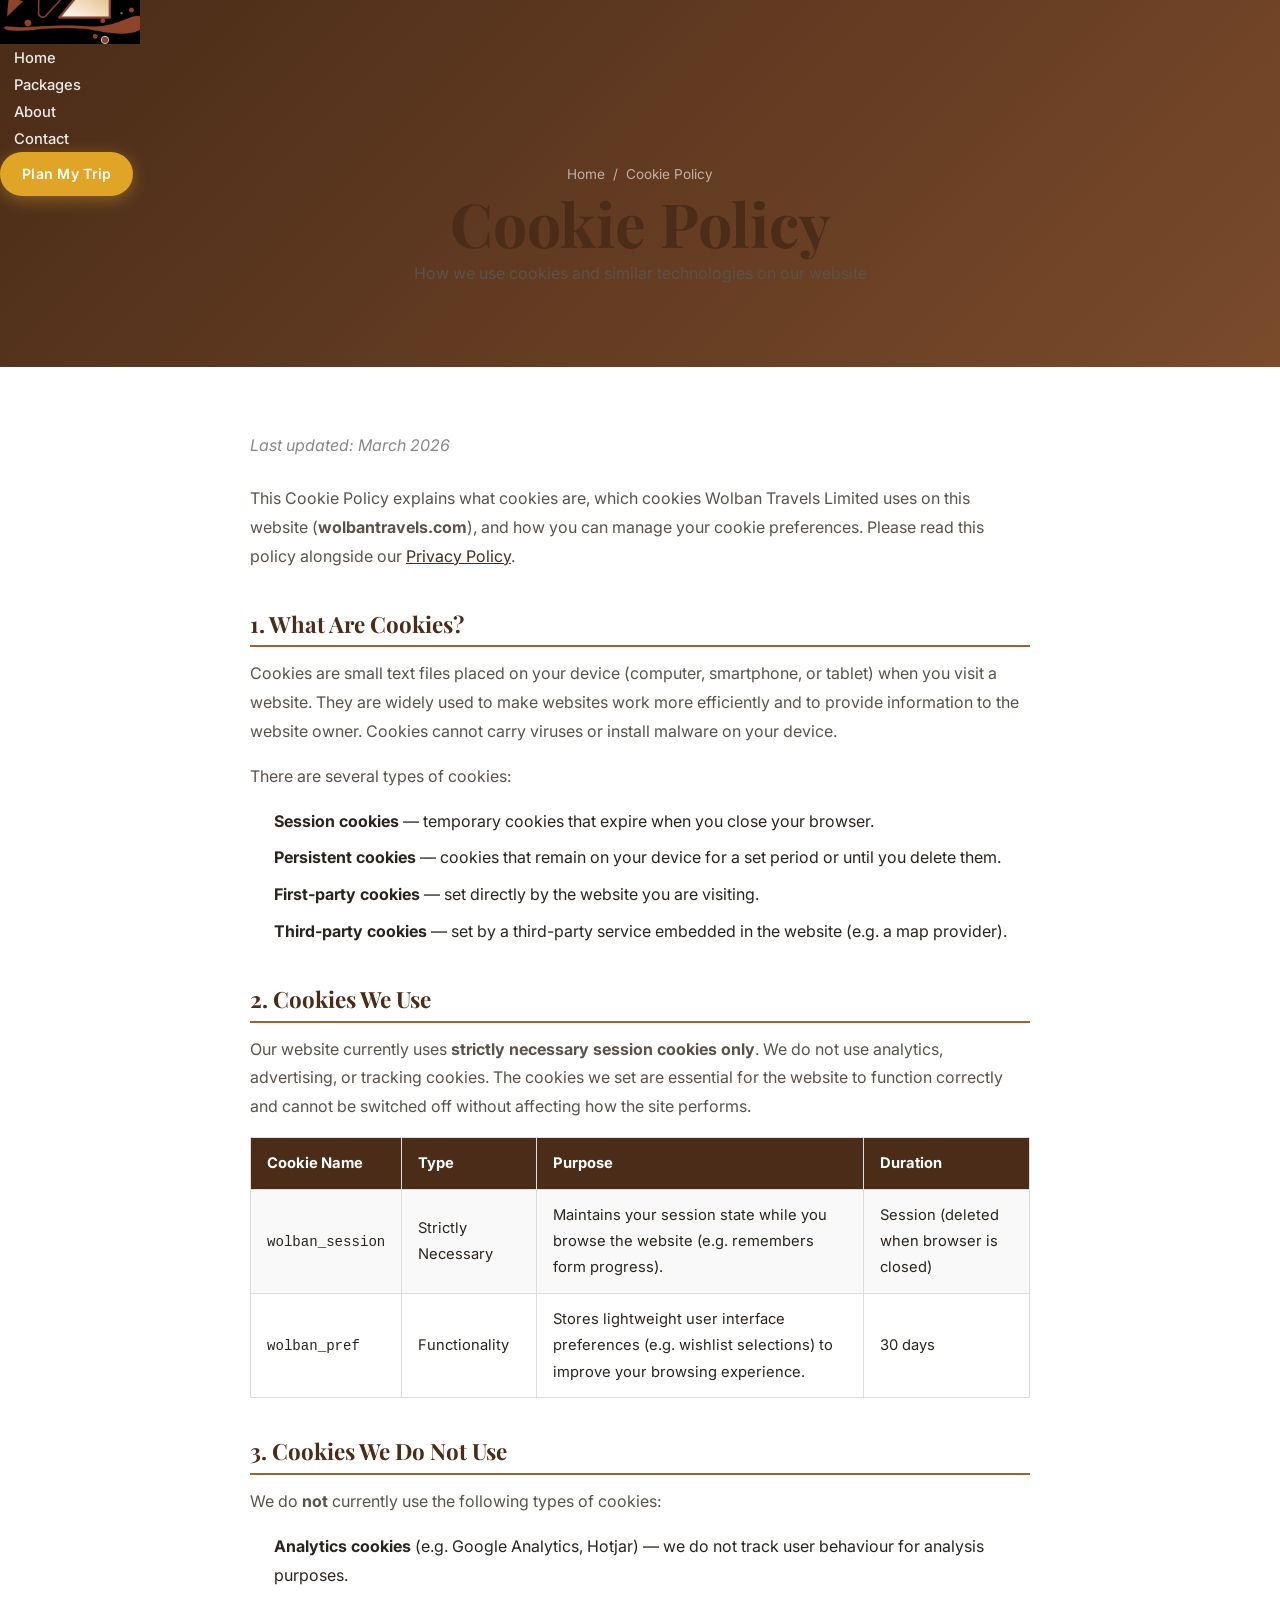
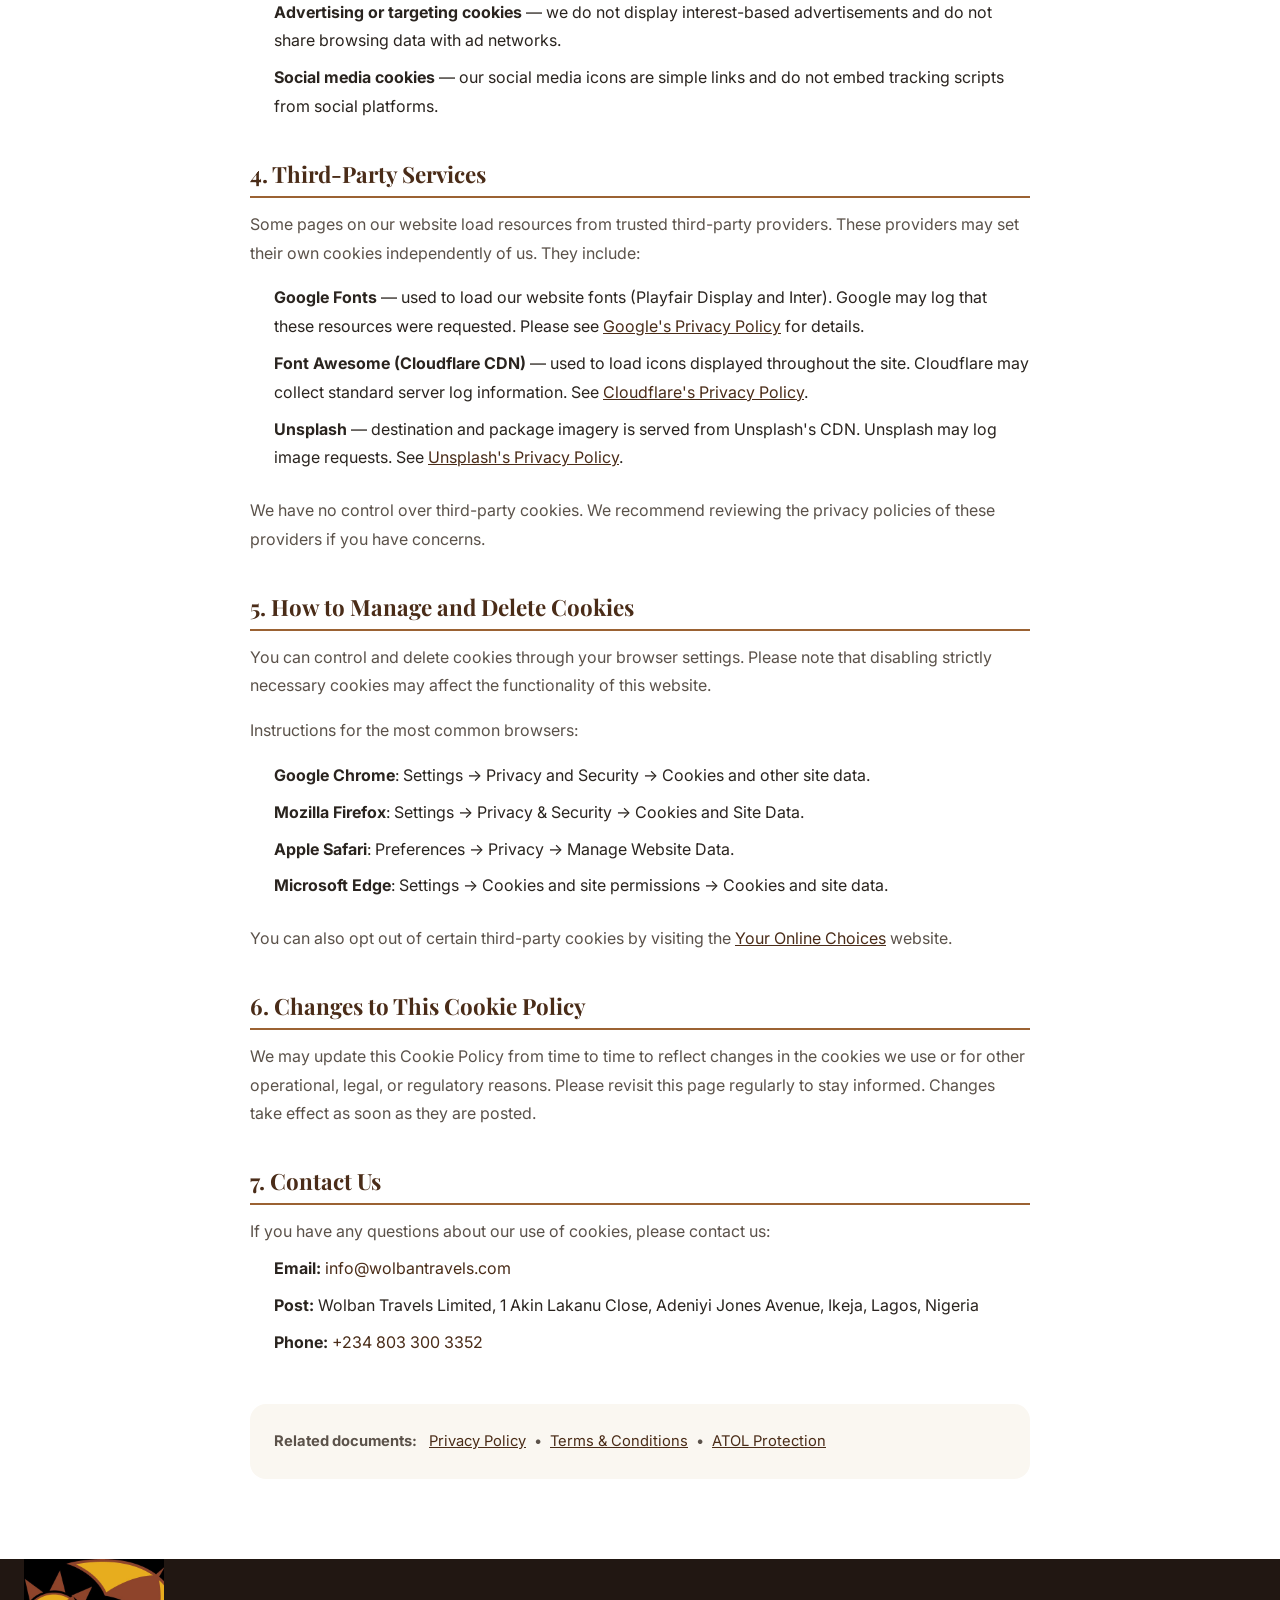
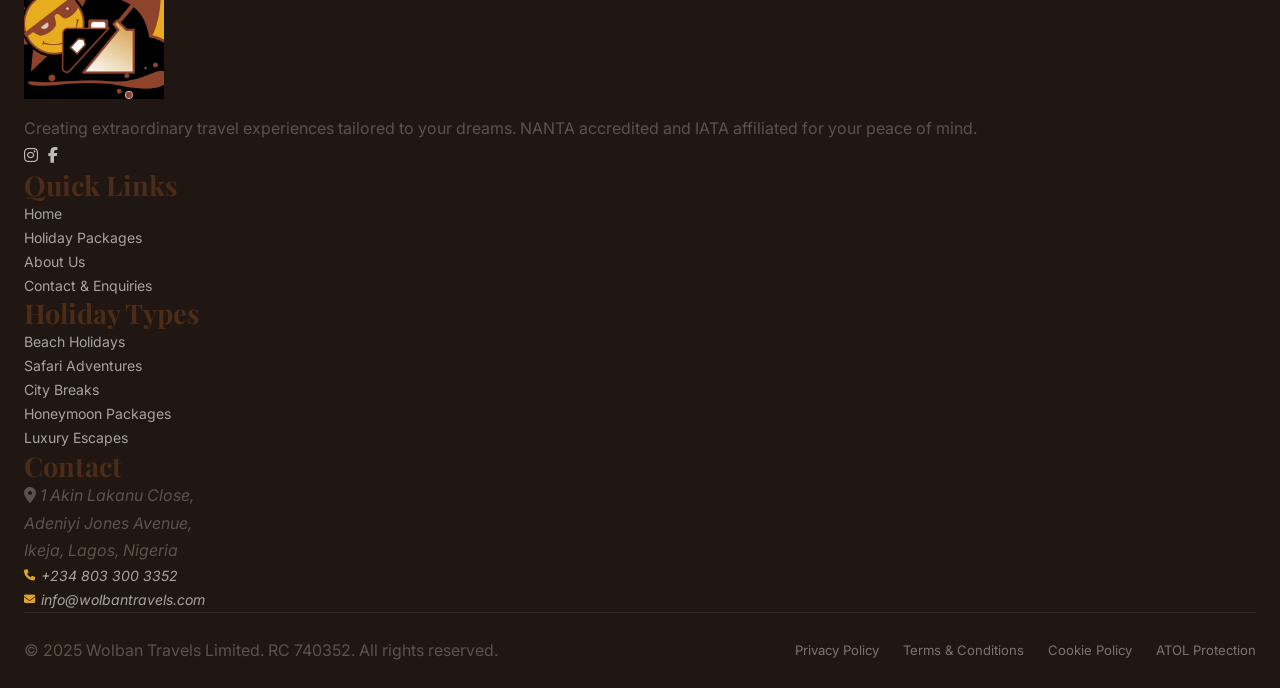
<file: cookie-policy.html>
<!DOCTYPE html>
<html lang="en">
<head>
  <meta charset="UTF-8">
  <meta name="viewport" content="width=device-width, initial-scale=1.0">
  <meta name="robots" content="noindex, nofollow">

  <!-- SEO Meta -->
  <title>Cookie Policy | Wolban Travels</title>
  <meta name="description" content="Cookie Policy for Wolban Travels Limited. Learn how we use cookies on our website.">
  <link rel="canonical" href="https://wolbantravels.com/cookie-policy.html">

  <!-- Favicons -->
  <link rel="icon" type="image/x-icon" href="favicon.ico" />
  <link rel="icon" type="image/png" sizes="32x32" href="assets/images/favicon-32x32.png" />
  <link rel="icon" type="image/png" sizes="16x16" href="assets/images/favicon-16x16.png" />
  <link rel="icon" type="image/png" sizes="96x96" href="assets/images/favicon-96x96.png" />
  <link rel="apple-touch-icon" sizes="180x180" href="assets/images/apple-touch-icon.png" />
  <link rel="manifest" href="site.webmanifest" />
  <meta name="theme-color" content="#6B3F23" />

  <!-- Stylesheet -->
  <link rel="stylesheet" href="assets/css/style.css">

  <!-- Preconnect -->
  <link rel="preconnect" href="https://fonts.googleapis.com">
  <link rel="preconnect" href="https://fonts.gstatic.com" crossorigin>

  <!-- Fonts -->
  <link href="https://fonts.googleapis.com/css2?family=Playfair+Display:wght@400;600;700&family=Inter:wght@300;400;500;600&display=swap" rel="stylesheet">

  <!-- Font Awesome -->
  <link rel="stylesheet" href="https://cdnjs.cloudflare.com/ajax/libs/font-awesome/6.5.0/css/all.min.css">
</head>
<body>

  <!-- ======================== NAVBAR ======================== -->
  <header class="navbar" id="navbar" role="banner">
    <div class="navbar__container">
      <a href="index.html" class="navbar__logo" aria-label="Wolban Travels — Home">
        <img src="assets/images/WolbanTravelsLogo.jpeg" alt="Wolban Travels logo" width="140" height="48">
      </a>
      <nav class="navbar__nav" id="navMenu" role="navigation" aria-label="Main navigation">
        <ul class="navbar__list">
          <li><a href="index.html" class="navbar__link">Home</a></li>
          <li><a href="packages.html" class="navbar__link">Packages</a></li>
          <li><a href="about.html" class="navbar__link">About</a></li>
          <li><a href="contact.html" class="navbar__link">Contact</a></li>
        </ul>
      </nav>
      <div class="navbar__actions">
        <a href="contact.html" class="btn btn-primary btn-sm">Plan My Trip</a>
        <button class="navbar__toggle" id="navToggle" aria-label="Toggle navigation menu" aria-expanded="false" aria-controls="navMenu">
          <span></span><span></span><span></span>
        </button>
      </div>
    </div>
  </header>

  <main id="main-content">

    <!-- ======================== PAGE HERO ======================== -->
    <section class="page-hero" aria-label="Page header">
      <div class="page-hero__content">
        <nav class="breadcrumb" aria-label="Breadcrumb">
          <a href="index.html">Home</a>
          <span aria-hidden="true"> / </span>
          <span aria-current="page">Cookie Policy</span>
        </nav>
        <h1>Cookie Policy</h1>
        <p>How we use cookies and similar technologies on our website</p>
      </div>
    </section>

    <!-- ======================== COOKIE POLICY CONTENT ======================== -->
    <section class="section" style="background:var(--white);padding-top:64px;padding-bottom:80px;">
      <div class="container">
        <article style="max-width:780px;margin:0 auto;color:var(--gray-700);line-height:1.8;font-size:1rem;">

          <p style="margin-bottom:24px;font-style:italic;color:#888;">Last updated: March 2026</p>

          <p style="margin-bottom:24px;">
            This Cookie Policy explains what cookies are, which cookies Wolban Travels Limited uses on this website
            (<strong>wolbantravels.com</strong>), and how you can manage your cookie preferences. Please read this
            policy alongside our <a href="privacy-policy.html" style="color:var(--primary-dark);text-decoration:underline;">Privacy Policy</a>.
          </p>

          <!-- 1. What Are Cookies -->
          <h2 style="font-family:var(--font-heading);color:var(--primary-dark);font-size:1.4rem;margin:40px 0 12px;border-bottom:2px solid var(--primary-light);padding-bottom:8px;">1. What Are Cookies?</h2>
          <p style="margin-bottom:16px;">
            Cookies are small text files placed on your device (computer, smartphone, or tablet) when you visit a website.
            They are widely used to make websites work more efficiently and to provide information to the website owner.
            Cookies cannot carry viruses or install malware on your device.
          </p>
          <p style="margin-bottom:16px;">
            There are several types of cookies:
          </p>
          <ul style="padding-left:24px;margin-bottom:24px;">
            <li style="margin-bottom:8px;"><strong>Session cookies</strong> — temporary cookies that expire when you close your browser.</li>
            <li style="margin-bottom:8px;"><strong>Persistent cookies</strong> — cookies that remain on your device for a set period or until you delete them.</li>
            <li style="margin-bottom:8px;"><strong>First-party cookies</strong> — set directly by the website you are visiting.</li>
            <li style="margin-bottom:8px;"><strong>Third-party cookies</strong> — set by a third-party service embedded in the website (e.g. a map provider).</li>
          </ul>

          <!-- 2. Cookies We Use -->
          <h2 style="font-family:var(--font-heading);color:var(--primary-dark);font-size:1.4rem;margin:40px 0 12px;border-bottom:2px solid var(--primary-light);padding-bottom:8px;">2. Cookies We Use</h2>
          <p style="margin-bottom:16px;">
            Our website currently uses <strong>strictly necessary session cookies only</strong>. We do not use analytics,
            advertising, or tracking cookies. The cookies we set are essential for the website to function correctly and
            cannot be switched off without affecting how the site performs.
          </p>

          <!-- Cookie Table -->
          <div style="overflow-x:auto;margin-bottom:32px;">
            <table style="width:100%;border-collapse:collapse;font-size:0.92rem;">
              <thead>
                <tr style="background:var(--primary-dark);color:var(--white);">
                  <th style="padding:12px 16px;text-align:left;border:1px solid #ddd;">Cookie Name</th>
                  <th style="padding:12px 16px;text-align:left;border:1px solid #ddd;">Type</th>
                  <th style="padding:12px 16px;text-align:left;border:1px solid #ddd;">Purpose</th>
                  <th style="padding:12px 16px;text-align:left;border:1px solid #ddd;">Duration</th>
                </tr>
              </thead>
              <tbody>
                <tr style="background:#f9f9f9;">
                  <td style="padding:12px 16px;border:1px solid #ddd;"><code style="font-size:0.88rem;">wolban_session</code></td>
                  <td style="padding:12px 16px;border:1px solid #ddd;">Strictly Necessary</td>
                  <td style="padding:12px 16px;border:1px solid #ddd;">Maintains your session state while you browse the website (e.g. remembers form progress).</td>
                  <td style="padding:12px 16px;border:1px solid #ddd;">Session (deleted when browser is closed)</td>
                </tr>
                <tr>
                  <td style="padding:12px 16px;border:1px solid #ddd;"><code style="font-size:0.88rem;">wolban_pref</code></td>
                  <td style="padding:12px 16px;border:1px solid #ddd;">Functionality</td>
                  <td style="padding:12px 16px;border:1px solid #ddd;">Stores lightweight user interface preferences (e.g. wishlist selections) to improve your browsing experience.</td>
                  <td style="padding:12px 16px;border:1px solid #ddd;">30 days</td>
                </tr>
              </tbody>
            </table>
          </div>

          <!-- 3. Cookies We Do Not Use -->
          <h2 style="font-family:var(--font-heading);color:var(--primary-dark);font-size:1.4rem;margin:40px 0 12px;border-bottom:2px solid var(--primary-light);padding-bottom:8px;">3. Cookies We Do Not Use</h2>
          <p style="margin-bottom:16px;">We do <strong>not</strong> currently use the following types of cookies:</p>
          <ul style="padding-left:24px;margin-bottom:24px;">
            <li style="margin-bottom:8px;"><strong>Analytics cookies</strong> (e.g. Google Analytics, Hotjar) — we do not track user behaviour for analysis purposes.</li>
            <li style="margin-bottom:8px;"><strong>Advertising or targeting cookies</strong> — we do not display interest-based advertisements and do not share browsing data with ad networks.</li>
            <li style="margin-bottom:8px;"><strong>Social media cookies</strong> — our social media icons are simple links and do not embed tracking scripts from social platforms.</li>
          </ul>

          <!-- 4. Third-Party Content -->
          <h2 style="font-family:var(--font-heading);color:var(--primary-dark);font-size:1.4rem;margin:40px 0 12px;border-bottom:2px solid var(--primary-light);padding-bottom:8px;">4. Third-Party Services</h2>
          <p style="margin-bottom:16px;">
            Some pages on our website load resources from trusted third-party providers. These providers may set their own
            cookies independently of us. They include:
          </p>
          <ul style="padding-left:24px;margin-bottom:24px;">
            <li style="margin-bottom:8px;"><strong>Google Fonts</strong> — used to load our website fonts (Playfair Display and Inter). Google may log that these resources were requested. Please see <a href="https://policies.google.com/privacy" target="_blank" rel="noopener noreferrer" style="color:var(--primary-dark);text-decoration:underline;">Google's Privacy Policy</a> for details.</li>
            <li style="margin-bottom:8px;"><strong>Font Awesome (Cloudflare CDN)</strong> — used to load icons displayed throughout the site. Cloudflare may collect standard server log information. See <a href="https://www.cloudflare.com/privacypolicy/" target="_blank" rel="noopener noreferrer" style="color:var(--primary-dark);text-decoration:underline;">Cloudflare's Privacy Policy</a>.</li>
            <li style="margin-bottom:8px;"><strong>Unsplash</strong> — destination and package imagery is served from Unsplash's CDN. Unsplash may log image requests. See <a href="https://unsplash.com/privacy" target="_blank" rel="noopener noreferrer" style="color:var(--primary-dark);text-decoration:underline;">Unsplash's Privacy Policy</a>.</li>
          </ul>
          <p style="margin-bottom:24px;">
            We have no control over third-party cookies. We recommend reviewing the privacy policies of these providers
            if you have concerns.
          </p>

          <!-- 5. Managing Cookies -->
          <h2 style="font-family:var(--font-heading);color:var(--primary-dark);font-size:1.4rem;margin:40px 0 12px;border-bottom:2px solid var(--primary-light);padding-bottom:8px;">5. How to Manage and Delete Cookies</h2>
          <p style="margin-bottom:16px;">
            You can control and delete cookies through your browser settings. Please note that disabling strictly
            necessary cookies may affect the functionality of this website.
          </p>
          <p style="margin-bottom:16px;">Instructions for the most common browsers:</p>
          <ul style="padding-left:24px;margin-bottom:24px;">
            <li style="margin-bottom:8px;"><strong>Google Chrome</strong>: Settings &rarr; Privacy and Security &rarr; Cookies and other site data.</li>
            <li style="margin-bottom:8px;"><strong>Mozilla Firefox</strong>: Settings &rarr; Privacy &amp; Security &rarr; Cookies and Site Data.</li>
            <li style="margin-bottom:8px;"><strong>Apple Safari</strong>: Preferences &rarr; Privacy &rarr; Manage Website Data.</li>
            <li style="margin-bottom:8px;"><strong>Microsoft Edge</strong>: Settings &rarr; Cookies and site permissions &rarr; Cookies and site data.</li>
          </ul>
          <p style="margin-bottom:24px;">
            You can also opt out of certain third-party cookies by visiting the
            <a href="https://www.youronlinechoices.com" target="_blank" rel="noopener noreferrer" style="color:var(--primary-dark);text-decoration:underline;">Your Online Choices</a> website.
          </p>

          <!-- 6. Changes to This Policy -->
          <h2 style="font-family:var(--font-heading);color:var(--primary-dark);font-size:1.4rem;margin:40px 0 12px;border-bottom:2px solid var(--primary-light);padding-bottom:8px;">6. Changes to This Cookie Policy</h2>
          <p style="margin-bottom:24px;">
            We may update this Cookie Policy from time to time to reflect changes in the cookies we use or for other
            operational, legal, or regulatory reasons. Please revisit this page regularly to stay informed. Changes
            take effect as soon as they are posted.
          </p>

          <!-- 7. Contact -->
          <h2 style="font-family:var(--font-heading);color:var(--primary-dark);font-size:1.4rem;margin:40px 0 12px;border-bottom:2px solid var(--primary-light);padding-bottom:8px;">7. Contact Us</h2>
          <p style="margin-bottom:8px;">
            If you have any questions about our use of cookies, please contact us:
          </p>
          <ul style="padding-left:24px;margin-bottom:16px;">
            <li style="margin-bottom:8px;"><strong>Email:</strong> <a href="mailto:info@wolbantravels.com" style="color:var(--primary-dark);">info@wolbantravels.com</a></li>
            <li style="margin-bottom:8px;"><strong>Post:</strong> Wolban Travels Limited, 1 Akin Lakanu Close, Adeniyi Jones Avenue, Ikeja, Lagos, Nigeria</li>
            <li style="margin-bottom:8px;"><strong>Phone:</strong> <a href="tel:+2348033003352" style="color:var(--primary-dark);">+234 803 300 3352</a></li>
          </ul>

          <div style="margin-top:48px;padding:24px;background:var(--light);border-radius:var(--radius-md);">
            <p style="margin:0;font-size:0.92rem;">
              <strong>Related documents:</strong>
              <a href="privacy-policy.html" style="color:var(--primary-dark);text-decoration:underline;margin-left:8px;">Privacy Policy</a> &nbsp;&bull;&nbsp;
              <a href="terms.html" style="color:var(--primary-dark);text-decoration:underline;">Terms &amp; Conditions</a> &nbsp;&bull;&nbsp;
              <a href="atol-protection.html" style="color:var(--primary-dark);text-decoration:underline;">ATOL Protection</a>
            </p>
          </div>

        </article>
      </div>
    </section>

  </main>

  <!-- ======================== FOOTER ======================== -->
  <footer class="footer" role="contentinfo">
    <div class="container">
      <div class="footer__grid">

        <div class="footer__brand">
          <a href="index.html" aria-label="Wolban Travels — Home">
            <img src="assets/images/WolbanTravelsLogo.jpeg" alt="Wolban Travels" width="140" height="48" style="margin-bottom:16px;">
          </a>
          <p>Creating extraordinary travel experiences tailored to your dreams. NANTA accredited and IATA affiliated for your peace of mind.</p>
          <div class="footer__socials" aria-label="Social media links">
            <a href="https://www.instagram.com/wolbantravels?igsh=Mno5N3BxYWdkajR3" target="_blank" rel="noopener noreferrer" aria-label="Follow us on Instagram"><i class="fab fa-instagram" aria-hidden="true"></i></a>
            <a href="https://www.facebook.com/share/1DZ2SwPvf5/?mibextid=wwXIfr" target="_blank" rel="noopener noreferrer" aria-label="Follow us on Facebook"><i class="fab fa-facebook-f" aria-hidden="true"></i></a>
          </div>
        </div>

        <div class="footer__col">
          <h3 class="footer__heading">Quick Links</h3>
          <ul class="footer__list">
            <li><a href="index.html" class="footer__link">Home</a></li>
            <li><a href="packages.html" class="footer__link">Holiday Packages</a></li>
            <li><a href="about.html" class="footer__link">About Us</a></li>
            <li><a href="contact.html" class="footer__link">Contact &amp; Enquiries</a></li>
          </ul>
        </div>

        <div class="footer__col">
          <h3 class="footer__heading">Holiday Types</h3>
          <ul class="footer__list">
            <li><a href="packages.html?filter=beach" class="footer__link">Beach Holidays</a></li>
            <li><a href="packages.html?filter=safari" class="footer__link">Safari Adventures</a></li>
            <li><a href="packages.html?filter=city" class="footer__link">City Breaks</a></li>
            <li><a href="packages.html?filter=honeymoon" class="footer__link">Honeymoon Packages</a></li>
            <li><a href="packages.html?filter=luxury" class="footer__link">Luxury Escapes</a></li>
          </ul>
        </div>

        <div class="footer__col">
          <h3 class="footer__heading">Contact</h3>
          <address class="footer__address">
            <p><i class="fas fa-map-marker-alt" aria-hidden="true"></i> 1 Akin Lakanu Close,<br>Adeniyi Jones Avenue,<br>Ikeja, Lagos, Nigeria</p>
            <p><a href="tel:+2348033003352" class="footer__link"><i class="fas fa-phone" aria-hidden="true"></i> +234 803 300 3352</a></p>
            <p><a href="mailto:info@wolbantravels.com" class="footer__link"><i class="fas fa-envelope" aria-hidden="true"></i> info@wolbantravels.com</a></p>
          </address>
        </div>

      </div><!-- /.footer__grid -->

      <div class="footer__bottom">
        <p>&copy; <span id="footerYear">2025</span> Wolban Travels Limited. RC 740352. All rights reserved.</p>
        <div class="footer__bottom-links">
          <a href="privacy-policy.html" class="footer__bottom-link">Privacy Policy</a>
          <a href="terms.html" class="footer__bottom-link">Terms &amp; Conditions</a>
          <a href="cookie-policy.html" class="footer__bottom-link">Cookie Policy</a>
          <a href="atol-protection.html" class="footer__bottom-link">ATOL Protection</a>
        </div>
      </div><!-- /.footer__bottom -->

    </div>
  </footer>

  <a href="#" class="back-to-top" id="backToTop" aria-label="Back to top" hidden>
    <i class="fas fa-chevron-up" aria-hidden="true"></i>
  </a>

  <script src="assets/js/main.js"></script>
</body>
</html>
</file>
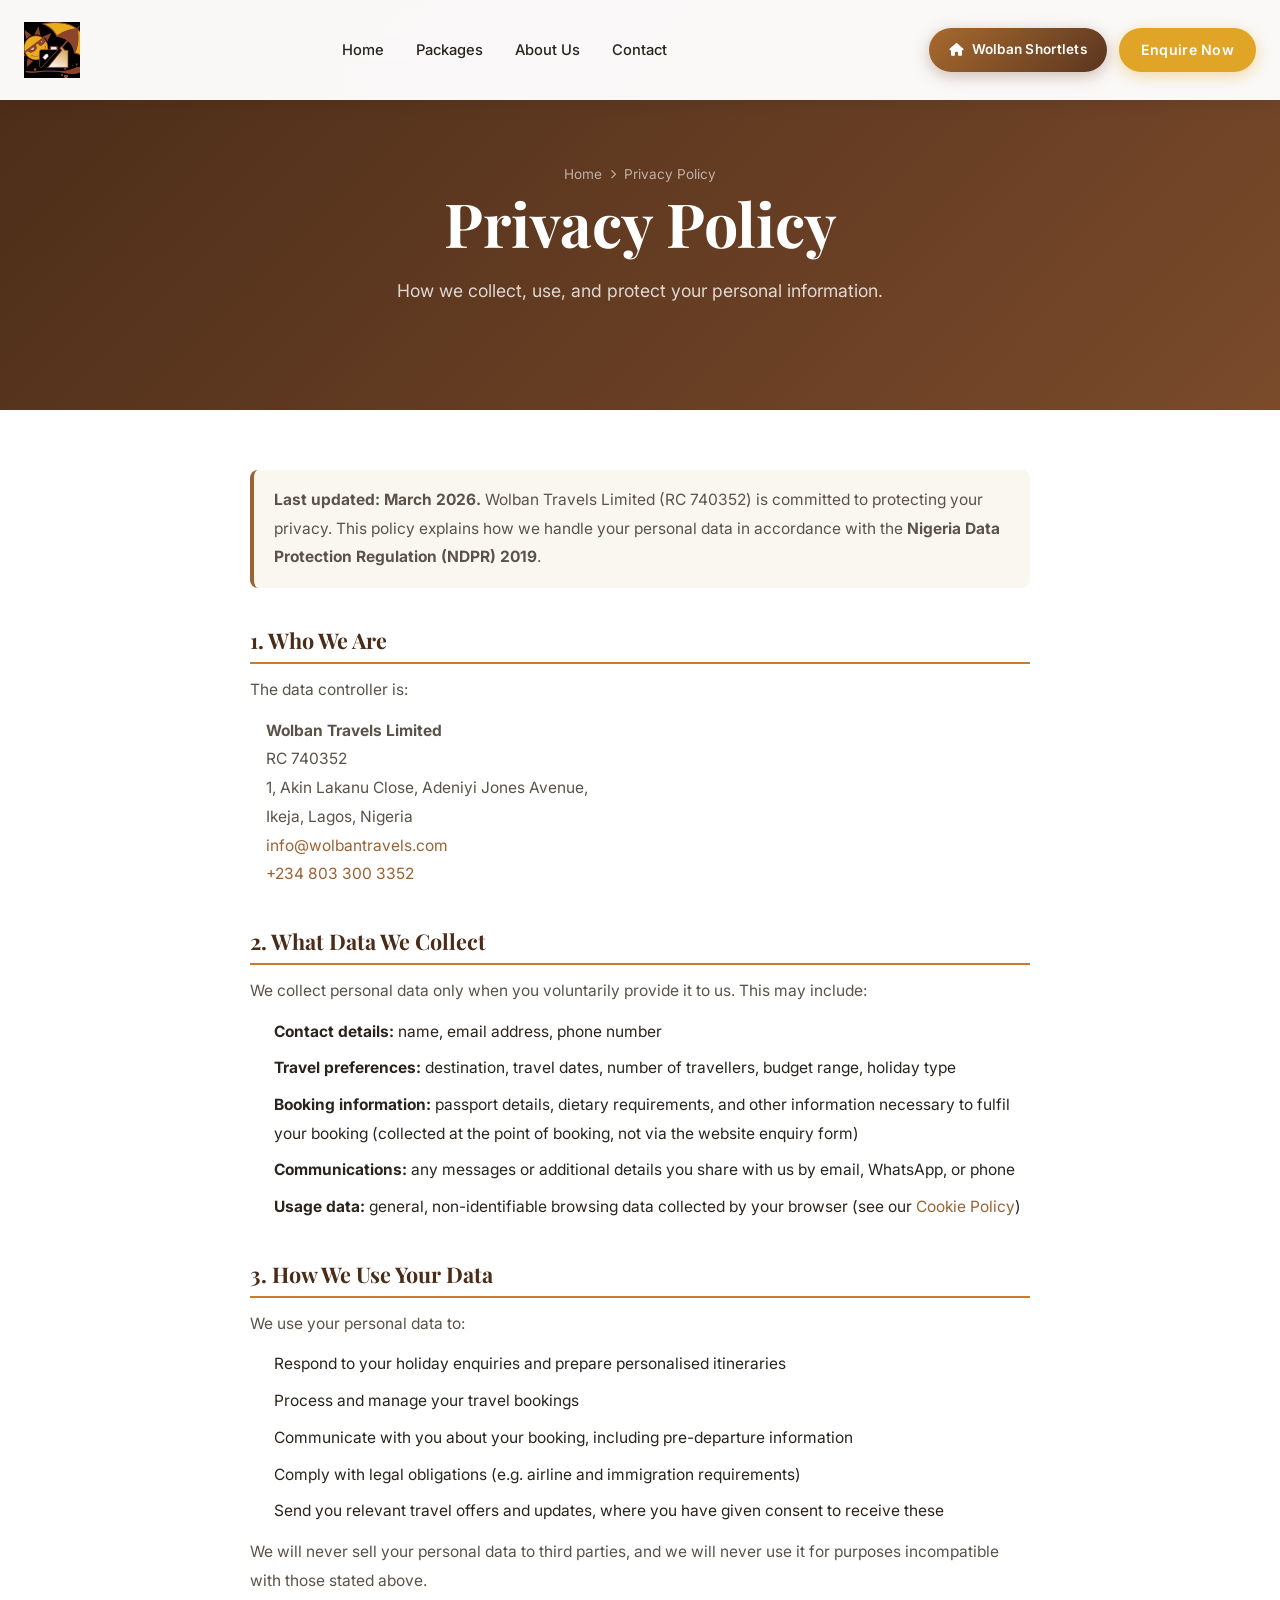
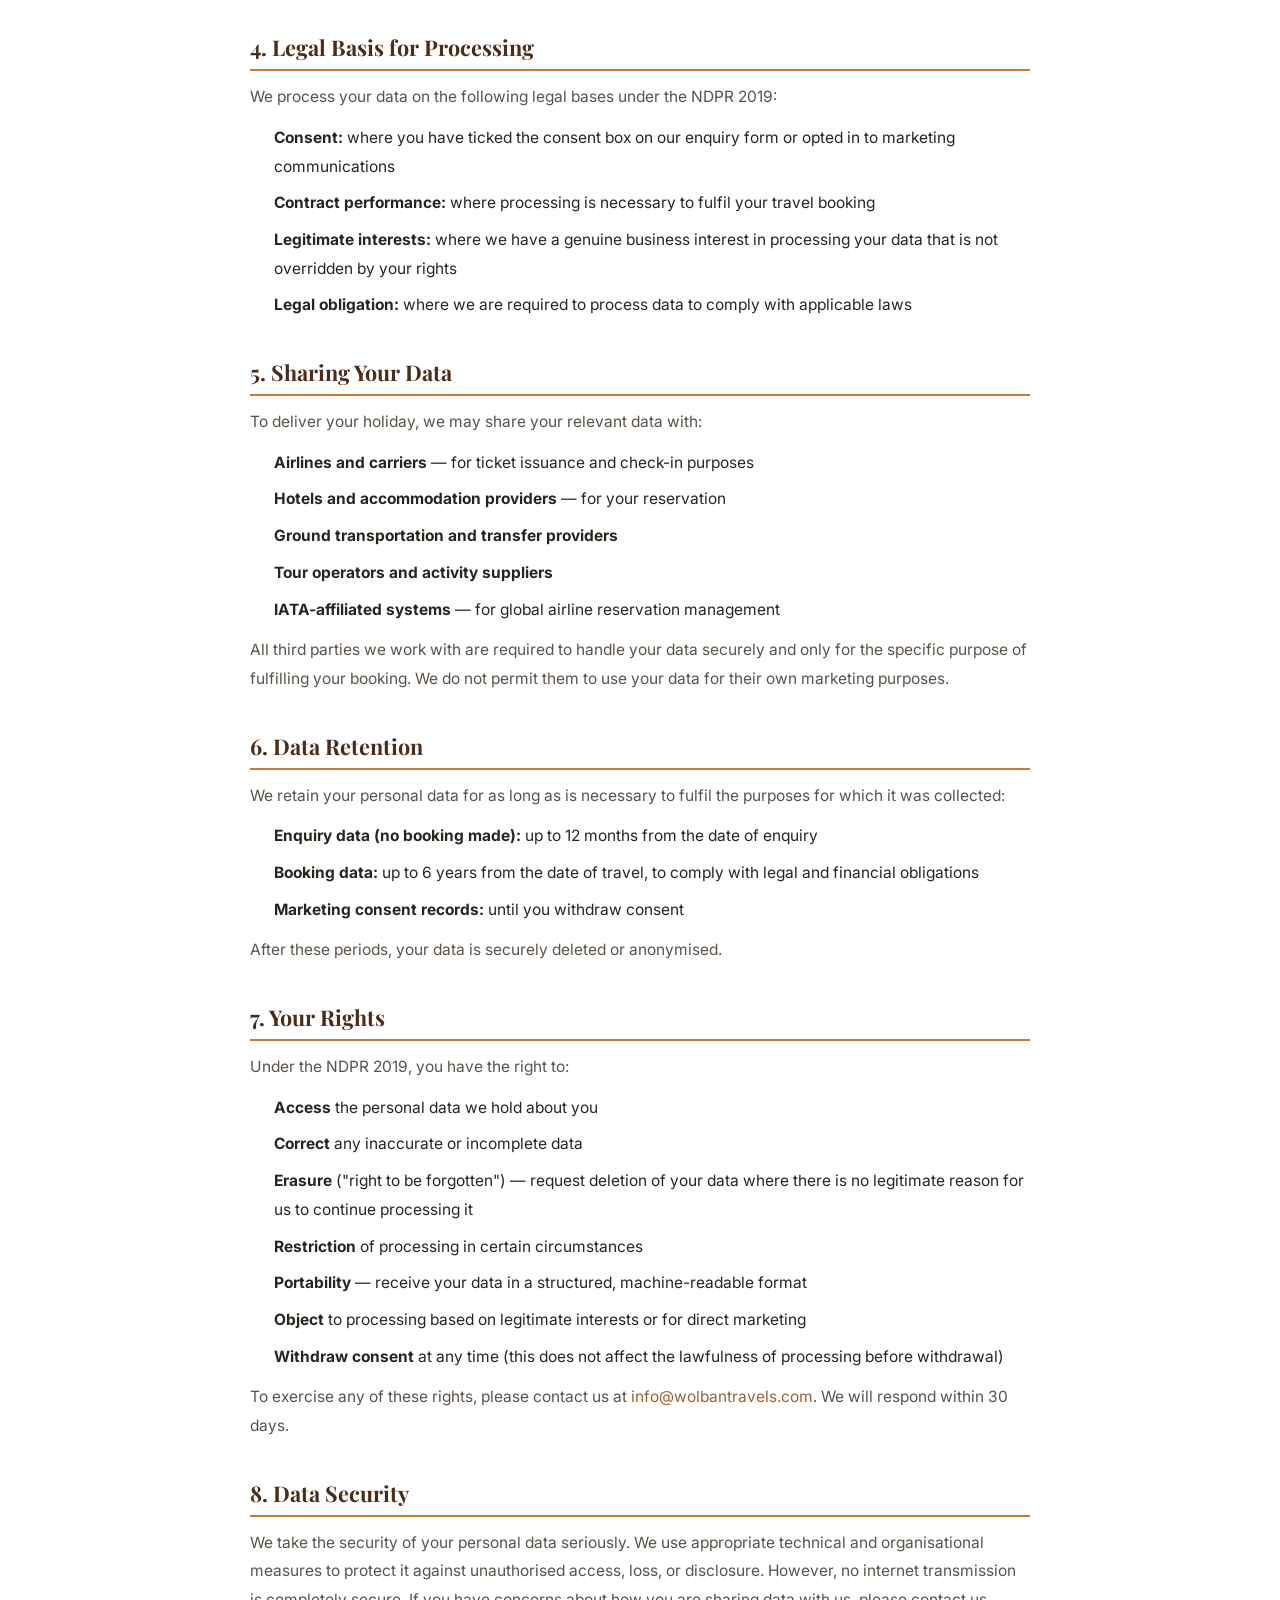
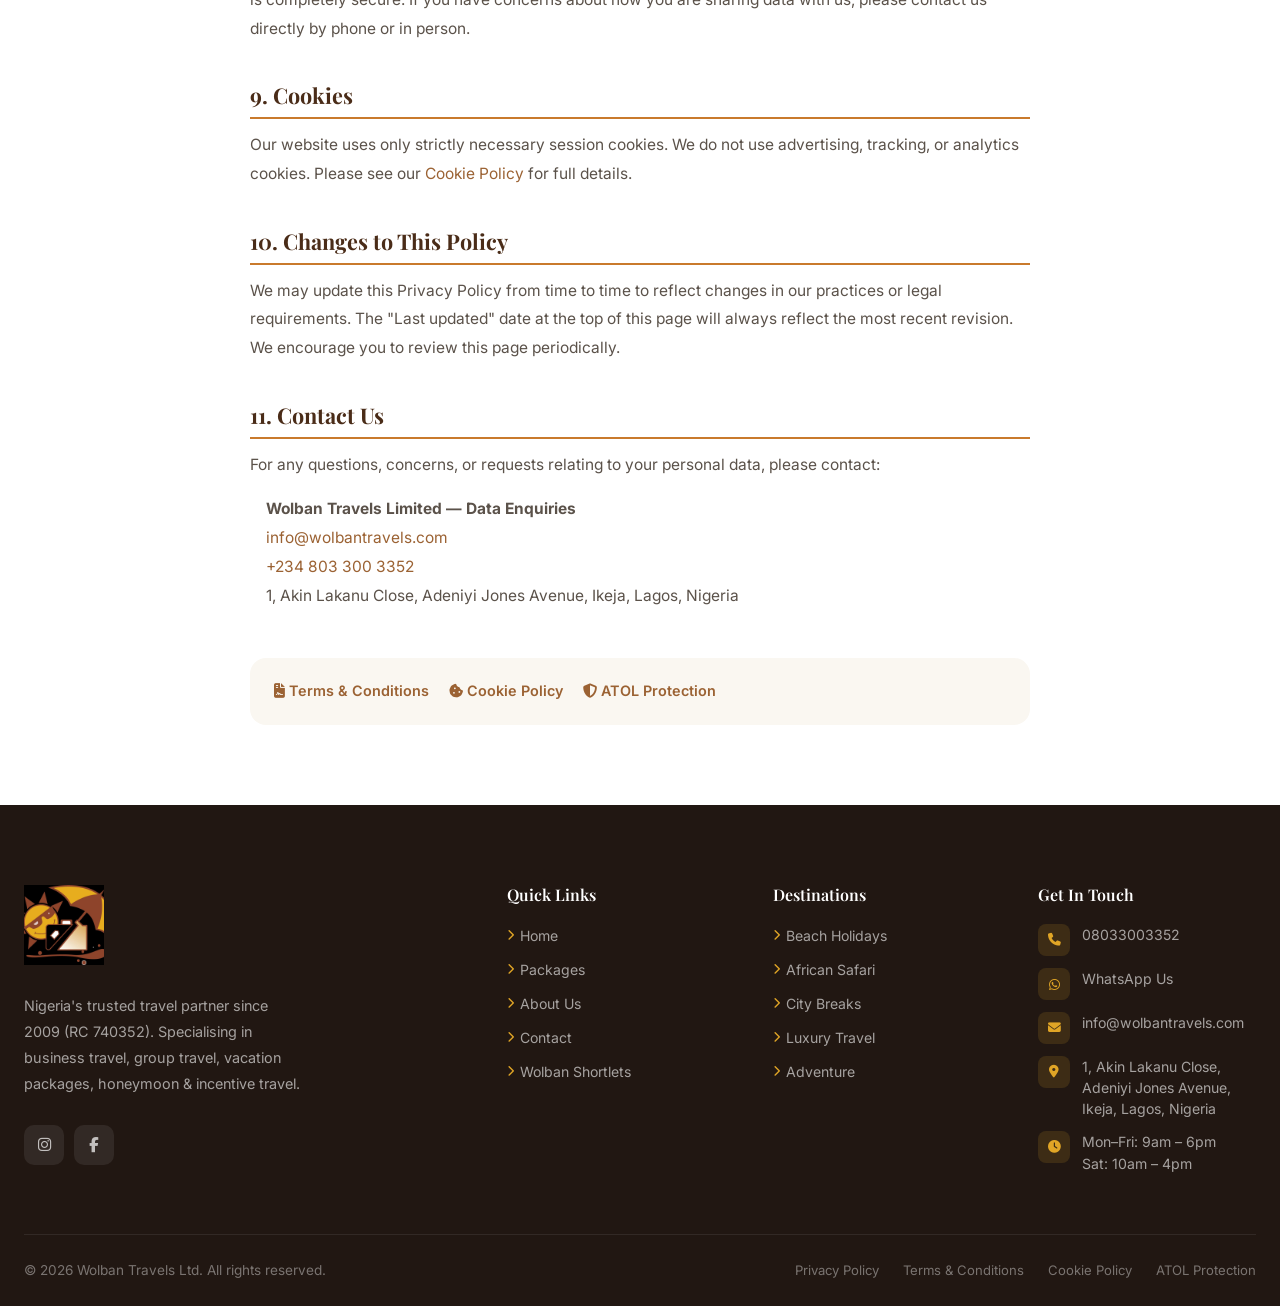
<file: privacy-policy.html>
﻿<!DOCTYPE html>
<html lang="en">
<head>
  <meta charset="UTF-8" />
  <meta name="viewport" content="width=device-width, initial-scale=1.0" />
  <meta name="robots" content="noindex, nofollow" />

  <title>Privacy Policy | Wolban Travels</title>
  <meta name="description" content="Wolban Travels Privacy Policy — how we collect, use, and protect your personal data in accordance with the Nigeria Data Protection Regulation (NDPR) 2019." />
  <link rel="canonical" href="https://wolbantravels.com/privacy-policy.html" />

  <!-- Favicons -->
  <link rel="icon" type="image/x-icon" href="favicon.ico" />
  <link rel="icon" type="image/png" sizes="32x32" href="assets/images/favicon-32x32.png" />
  <link rel="icon" type="image/png" sizes="16x16" href="assets/images/favicon-16x16.png" />
  <link rel="icon" type="image/png" sizes="96x96" href="assets/images/favicon-96x96.png" />
  <link rel="apple-touch-icon" sizes="180x180" href="assets/images/apple-touch-icon.png" />
  <link rel="manifest" href="site.webmanifest" />
  <meta name="theme-color" content="#6B3F23" />

  <!-- Preconnect -->
  <link rel="preconnect" href="https://fonts.googleapis.com" />
  <link rel="preconnect" href="https://fonts.gstatic.com" crossorigin />

  <!-- Fonts -->
  <link href="https://fonts.googleapis.com/css2?family=Playfair+Display:ital,wght@0,400;0,600;0,700;0,800;1,400&family=Inter:wght@300;400;500;600;700&display=swap" rel="stylesheet" />

  <!-- Font Awesome -->
  <link rel="stylesheet" href="https://cdnjs.cloudflare.com/ajax/libs/font-awesome/6.5.0/css/all.min.css" integrity="sha512-Avb2QiuDEEvB4bZJYdft2mNjVShBftLdPG8FJ0V7irTLQ8Uo0qcPxh4Plq7G5tGm0rU+1SPhVotteLpBERwTkw==" crossorigin="anonymous" referrerpolicy="no-referrer" />

  <!-- Styles -->
  <link rel="stylesheet" href="assets/css/style.css" />
</head>
<body>

<!-- NAVIGATION -->
<nav class="navbar" id="navbar" data-always-solid="true" role="navigation" aria-label="Main navigation">
  <div class="navbar__inner">
    <a href="index.html" class="navbar__logo" aria-label="Wolban Travels - Home">
      <img src="assets/images/WolbanTravelsLogo.jpeg" alt="Wolban Travels" class="navbar__logo-img" />
    </a>
    <ul class="navbar__links" role="list">
      <li><a href="index.html"    class="navbar__link">Home</a></li>
      <li><a href="packages.html" class="navbar__link">Packages</a></li>
      <li><a href="about.html"    class="navbar__link">About Us</a></li>
      <li><a href="contact.html"  class="navbar__link">Contact</a></li>
    </ul>
    <div class="navbar__right">
      <a href="/short-lets/" class="btn btn-shortlets" aria-label="Visit Wolban Shortlets">
        <i class="fas fa-home"></i> Wolban Shortlets
      </a>
      <a href="contact.html" class="btn btn-primary btn-sm">Enquire Now</a>
    </div>
    <button class="navbar__toggle" id="navToggle" aria-label="Open menu" aria-expanded="false" aria-controls="navMobile">
      <span></span><span></span><span></span>
    </button>
  </div>
</nav>

<!-- Mobile Menu -->
<div class="navbar__mobile" id="navMobile" role="menu">
  <a href="index.html"    class="navbar__mobile-link" role="menuitem"><i class="fas fa-home"></i> Home</a>
  <a href="packages.html" class="navbar__mobile-link" role="menuitem"><i class="fas fa-suitcase-rolling"></i> Packages</a>
  <a href="about.html"    class="navbar__mobile-link" role="menuitem"><i class="fas fa-users"></i> About Us</a>
  <a href="contact.html"  class="navbar__mobile-link" role="menuitem"><i class="fas fa-envelope"></i> Contact</a>
  <div class="navbar__mobile-divider"></div>
  <a href="/short-lets/" class="navbar__mobile-link" role="menuitem"><i class="fas fa-house-chimney"></i> Wolban Shortlets</a>
  <a href="contact.html" class="btn btn-primary" style="margin-top:8px;border-radius:12px;"><i class="fas fa-paper-plane"></i> Make an Enquiry</a>
</div>

<!-- PAGE HERO -->
<header class="page-hero" aria-labelledby="policy-hero-heading">
  <div class="container page-hero__inner">
    <nav class="breadcrumb" aria-label="Breadcrumb">
      <a href="index.html">Home</a>
      <i class="fas fa-chevron-right" aria-hidden="true"></i>
      <span aria-current="page">Privacy Policy</span>
    </nav>
    <h1 class="page-hero__title" id="policy-hero-heading">Privacy Policy</h1>
    <p class="page-hero__sub">How we collect, use, and protect your personal information.</p>
  </div>
</header>

<main id="main-content">
  <section class="section" style="padding-top:60px;padding-bottom:80px;background:var(--white);">
    <div class="container">
      <article style="max-width:780px;margin:0 auto;color:var(--gray-700);font-size:0.97rem;line-height:1.85;">

        <p style="background:var(--light);border-left:4px solid var(--primary-light);padding:16px 20px;border-radius:var(--radius-sm);margin-bottom:32px;">
          <strong>Last updated: March 2026.</strong> Wolban Travels Limited (RC 740352) is committed to protecting your privacy. This policy explains how we handle your personal data in accordance with the <strong>Nigeria Data Protection Regulation (NDPR) 2019</strong>.
        </p>

        <h2 style="font-family:var(--font-heading);color:var(--primary-dark);font-size:1.35rem;margin:40px 0 12px;padding-bottom:8px;border-bottom:2px solid var(--secondary);">1. Who We Are</h2>
        <p>The data controller is:</p>
        <p style="margin:12px 0 0 16px;">
          <strong>Wolban Travels Limited</strong><br/>
          RC 740352<br/>
          1, Akin Lakanu Close, Adeniyi Jones Avenue,<br/>
          Ikeja, Lagos, Nigeria<br/>
          <a href="mailto:info@wolbantravels.com" style="color:var(--primary-light);">info@wolbantravels.com</a><br/>
          <a href="tel:+2348033003352" style="color:var(--primary-light);">+234 803 300 3352</a>
        </p>

        <h2 style="font-family:var(--font-heading);color:var(--primary-dark);font-size:1.35rem;margin:40px 0 12px;padding-bottom:8px;border-bottom:2px solid var(--secondary);">2. What Data We Collect</h2>
        <p>We collect personal data only when you voluntarily provide it to us. This may include:</p>
        <ul style="padding-left:24px;margin:12px 0;">
          <li style="margin-bottom:8px;"><strong>Contact details:</strong> name, email address, phone number</li>
          <li style="margin-bottom:8px;"><strong>Travel preferences:</strong> destination, travel dates, number of travellers, budget range, holiday type</li>
          <li style="margin-bottom:8px;"><strong>Booking information:</strong> passport details, dietary requirements, and other information necessary to fulfil your booking (collected at the point of booking, not via the website enquiry form)</li>
          <li style="margin-bottom:8px;"><strong>Communications:</strong> any messages or additional details you share with us by email, WhatsApp, or phone</li>
          <li style="margin-bottom:8px;"><strong>Usage data:</strong> general, non-identifiable browsing data collected by your browser (see our <a href="cookie-policy.html" style="color:var(--primary-light);">Cookie Policy</a>)</li>
        </ul>

        <h2 style="font-family:var(--font-heading);color:var(--primary-dark);font-size:1.35rem;margin:40px 0 12px;padding-bottom:8px;border-bottom:2px solid var(--secondary);">3. How We Use Your Data</h2>
        <p>We use your personal data to:</p>
        <ul style="padding-left:24px;margin:12px 0;">
          <li style="margin-bottom:8px;">Respond to your holiday enquiries and prepare personalised itineraries</li>
          <li style="margin-bottom:8px;">Process and manage your travel bookings</li>
          <li style="margin-bottom:8px;">Communicate with you about your booking, including pre-departure information</li>
          <li style="margin-bottom:8px;">Comply with legal obligations (e.g. airline and immigration requirements)</li>
          <li style="margin-bottom:8px;">Send you relevant travel offers and updates, where you have given consent to receive these</li>
        </ul>
        <p>We will never sell your personal data to third parties, and we will never use it for purposes incompatible with those stated above.</p>

        <h2 style="font-family:var(--font-heading);color:var(--primary-dark);font-size:1.35rem;margin:40px 0 12px;padding-bottom:8px;border-bottom:2px solid var(--secondary);">4. Legal Basis for Processing</h2>
        <p>We process your data on the following legal bases under the NDPR 2019:</p>
        <ul style="padding-left:24px;margin:12px 0;">
          <li style="margin-bottom:8px;"><strong>Consent:</strong> where you have ticked the consent box on our enquiry form or opted in to marketing communications</li>
          <li style="margin-bottom:8px;"><strong>Contract performance:</strong> where processing is necessary to fulfil your travel booking</li>
          <li style="margin-bottom:8px;"><strong>Legitimate interests:</strong> where we have a genuine business interest in processing your data that is not overridden by your rights</li>
          <li style="margin-bottom:8px;"><strong>Legal obligation:</strong> where we are required to process data to comply with applicable laws</li>
        </ul>

        <h2 style="font-family:var(--font-heading);color:var(--primary-dark);font-size:1.35rem;margin:40px 0 12px;padding-bottom:8px;border-bottom:2px solid var(--secondary);">5. Sharing Your Data</h2>
        <p>To deliver your holiday, we may share your relevant data with:</p>
        <ul style="padding-left:24px;margin:12px 0;">
          <li style="margin-bottom:8px;"><strong>Airlines and carriers</strong> — for ticket issuance and check-in purposes</li>
          <li style="margin-bottom:8px;"><strong>Hotels and accommodation providers</strong> — for your reservation</li>
          <li style="margin-bottom:8px;"><strong>Ground transportation and transfer providers</strong></li>
          <li style="margin-bottom:8px;"><strong>Tour operators and activity suppliers</strong></li>
          <li style="margin-bottom:8px;"><strong>IATA-affiliated systems</strong> — for global airline reservation management</li>
        </ul>
        <p>All third parties we work with are required to handle your data securely and only for the specific purpose of fulfilling your booking. We do not permit them to use your data for their own marketing purposes.</p>

        <h2 style="font-family:var(--font-heading);color:var(--primary-dark);font-size:1.35rem;margin:40px 0 12px;padding-bottom:8px;border-bottom:2px solid var(--secondary);">6. Data Retention</h2>
        <p>We retain your personal data for as long as is necessary to fulfil the purposes for which it was collected:</p>
        <ul style="padding-left:24px;margin:12px 0;">
          <li style="margin-bottom:8px;"><strong>Enquiry data (no booking made):</strong> up to 12 months from the date of enquiry</li>
          <li style="margin-bottom:8px;"><strong>Booking data:</strong> up to 6 years from the date of travel, to comply with legal and financial obligations</li>
          <li style="margin-bottom:8px;"><strong>Marketing consent records:</strong> until you withdraw consent</li>
        </ul>
        <p>After these periods, your data is securely deleted or anonymised.</p>

        <h2 style="font-family:var(--font-heading);color:var(--primary-dark);font-size:1.35rem;margin:40px 0 12px;padding-bottom:8px;border-bottom:2px solid var(--secondary);">7. Your Rights</h2>
        <p>Under the NDPR 2019, you have the right to:</p>
        <ul style="padding-left:24px;margin:12px 0;">
          <li style="margin-bottom:8px;"><strong>Access</strong> the personal data we hold about you</li>
          <li style="margin-bottom:8px;"><strong>Correct</strong> any inaccurate or incomplete data</li>
          <li style="margin-bottom:8px;"><strong>Erasure</strong> ("right to be forgotten") — request deletion of your data where there is no legitimate reason for us to continue processing it</li>
          <li style="margin-bottom:8px;"><strong>Restriction</strong> of processing in certain circumstances</li>
          <li style="margin-bottom:8px;"><strong>Portability</strong> — receive your data in a structured, machine-readable format</li>
          <li style="margin-bottom:8px;"><strong>Object</strong> to processing based on legitimate interests or for direct marketing</li>
          <li style="margin-bottom:8px;"><strong>Withdraw consent</strong> at any time (this does not affect the lawfulness of processing before withdrawal)</li>
        </ul>
        <p>To exercise any of these rights, please contact us at <a href="mailto:info@wolbantravels.com" style="color:var(--primary-light);">info@wolbantravels.com</a>. We will respond within 30 days.</p>

        <h2 style="font-family:var(--font-heading);color:var(--primary-dark);font-size:1.35rem;margin:40px 0 12px;padding-bottom:8px;border-bottom:2px solid var(--secondary);">8. Data Security</h2>
        <p>We take the security of your personal data seriously. We use appropriate technical and organisational measures to protect it against unauthorised access, loss, or disclosure. However, no internet transmission is completely secure. If you have concerns about how you are sharing data with us, please contact us directly by phone or in person.</p>

        <h2 style="font-family:var(--font-heading);color:var(--primary-dark);font-size:1.35rem;margin:40px 0 12px;padding-bottom:8px;border-bottom:2px solid var(--secondary);">9. Cookies</h2>
        <p>Our website uses only strictly necessary session cookies. We do not use advertising, tracking, or analytics cookies. Please see our <a href="cookie-policy.html" style="color:var(--primary-light);">Cookie Policy</a> for full details.</p>

        <h2 style="font-family:var(--font-heading);color:var(--primary-dark);font-size:1.35rem;margin:40px 0 12px;padding-bottom:8px;border-bottom:2px solid var(--secondary);">10. Changes to This Policy</h2>
        <p>We may update this Privacy Policy from time to time to reflect changes in our practices or legal requirements. The "Last updated" date at the top of this page will always reflect the most recent revision. We encourage you to review this page periodically.</p>

        <h2 style="font-family:var(--font-heading);color:var(--primary-dark);font-size:1.35rem;margin:40px 0 12px;padding-bottom:8px;border-bottom:2px solid var(--secondary);">11. Contact Us</h2>
        <p>For any questions, concerns, or requests relating to your personal data, please contact:</p>
        <p style="margin:16px 0 0 16px;">
          <strong>Wolban Travels Limited — Data Enquiries</strong><br/>
          <a href="mailto:info@wolbantravels.com" style="color:var(--primary-light);">info@wolbantravels.com</a><br/>
          <a href="tel:+2348033003352" style="color:var(--primary-light);">+234 803 300 3352</a><br/>
          1, Akin Lakanu Close, Adeniyi Jones Avenue, Ikeja, Lagos, Nigeria
        </p>

        <div style="margin-top:48px;padding:20px 24px;background:var(--light);border-radius:var(--radius-md);display:flex;gap:20px;flex-wrap:wrap;">
          <a href="terms.html" style="color:var(--primary-light);font-weight:600;font-size:0.9rem;"><i class="fas fa-file-contract"></i> Terms &amp; Conditions</a>
          <a href="cookie-policy.html" style="color:var(--primary-light);font-weight:600;font-size:0.9rem;"><i class="fas fa-cookie-bite"></i> Cookie Policy</a>
          <a href="atol-protection.html" style="color:var(--primary-light);font-weight:600;font-size:0.9rem;"><i class="fas fa-shield-alt"></i> ATOL Protection</a>
        </div>

      </article>
    </div>
  </section>
</main>

<!-- FOOTER -->
<footer class="footer" role="contentinfo">
  <div class="container">
    <div class="footer__top">
      <div class="footer__brand">
        <a href="index.html" class="navbar__logo" style="display:inline-flex;margin-bottom:0;" aria-label="Wolban Travels home">
          <img src="assets/images/WolbanTravelsLogo.jpeg" alt="Wolban Travels" class="footer__logo-img" />
        </a>
        <p class="footer__brand-desc">Nigeria's trusted travel partner since 2009 (RC 740352). Specialising in business travel, group travel, vacation packages, honeymoon &amp; incentive travel.</p>
        <div class="footer__socials">
          <a href="https://www.instagram.com/wolbantravels?igsh=Mno5N3BxYWdkajR3" target="_blank" rel="noopener noreferrer" class="footer__social" aria-label="Instagram"><i class="fab fa-instagram" aria-hidden="true"></i></a>
          <a href="https://www.facebook.com/share/1DZ2SwPvf5/?mibextid=wwXIfr" target="_blank" rel="noopener noreferrer" class="footer__social" aria-label="Facebook"><i class="fab fa-facebook-f" aria-hidden="true"></i></a>
        </div>
      </div>
      <nav class="footer__col" aria-label="Quick links">
        <h3 class="footer__col-title">Quick Links</h3>
        <ul class="footer__links">
          <li><a href="index.html"    class="footer__link"><i class="fas fa-chevron-right" aria-hidden="true"></i> Home</a></li>
          <li><a href="packages.html" class="footer__link"><i class="fas fa-chevron-right" aria-hidden="true"></i> Packages</a></li>
          <li><a href="about.html"    class="footer__link"><i class="fas fa-chevron-right" aria-hidden="true"></i> About Us</a></li>
          <li><a href="contact.html"  class="footer__link"><i class="fas fa-chevron-right" aria-hidden="true"></i> Contact</a></li>
          <li><a href="/short-lets/" class="footer__link"><i class="fas fa-chevron-right" aria-hidden="true"></i> Wolban Shortlets</a></li>
        </ul>
      </nav>
      <nav class="footer__col" aria-label="Destinations">
        <h3 class="footer__col-title">Destinations</h3>
        <ul class="footer__links">
          <li><a href="packages.html?filter=beach"      class="footer__link"><i class="fas fa-chevron-right" aria-hidden="true"></i> Beach Holidays</a></li>
          <li><a href="packages.html?filter=safari"     class="footer__link"><i class="fas fa-chevron-right" aria-hidden="true"></i> African Safari</a></li>
          <li><a href="packages.html?filter=city"       class="footer__link"><i class="fas fa-chevron-right" aria-hidden="true"></i> City Breaks</a></li>
          <li><a href="packages.html?filter=luxury"     class="footer__link"><i class="fas fa-chevron-right" aria-hidden="true"></i> Luxury Travel</a></li>
          <li><a href="packages.html?filter=adventure"  class="footer__link"><i class="fas fa-chevron-right" aria-hidden="true"></i> Adventure</a></li>
        </ul>
      </nav>
      <div class="footer__col">
        <h3 class="footer__col-title">Get In Touch</h3>
        <div class="footer__contact-item">
          <div class="footer__contact-icon" aria-hidden="true"><i class="fas fa-phone"></i></div>
          <span><a href="tel:08033003352" style="color:inherit;">08033003352</a></span>
        </div>
        <div class="footer__contact-item">
          <div class="footer__contact-icon" aria-hidden="true"><i class="fab fa-whatsapp"></i></div>
          <span><a href="https://wa.me/2348033003352" style="color:inherit;">WhatsApp Us</a></span>
        </div>
        <div class="footer__contact-item">
          <div class="footer__contact-icon" aria-hidden="true"><i class="fas fa-envelope"></i></div>
          <span><a href="mailto:info@wolbantravels.com" style="color:inherit;">info@wolbantravels.com</a></span>
        </div>
        <div class="footer__contact-item">
          <div class="footer__contact-icon" aria-hidden="true"><i class="fas fa-map-marker-alt"></i></div>
          <span>1, Akin Lakanu Close,<br/>Adeniyi Jones Avenue,<br/>Ikeja, Lagos, Nigeria</span>
        </div>
        <div class="footer__contact-item">
          <div class="footer__contact-icon" aria-hidden="true"><i class="fas fa-clock"></i></div>
          <span>Mon–Fri: 9am – 6pm<br/>Sat: 10am – 4pm</span>
        </div>
      </div>
    </div>
    <div class="footer__bottom">
      <p class="footer__copy">&copy; <span id="year"></span> Wolban Travels Ltd. All rights reserved.</p>
      <div class="footer__bottom-links">
        <a href="privacy-policy.html" class="footer__bottom-link">Privacy Policy</a>
        <a href="terms.html" class="footer__bottom-link">Terms &amp; Conditions</a>
        <a href="cookie-policy.html" class="footer__bottom-link">Cookie Policy</a>
        <a href="atol-protection.html" class="footer__bottom-link">ATOL Protection</a>
      </div>
    </div>
  </div>
</footer>

<button class="back-to-top" id="backToTop" aria-label="Back to top">
  <i class="fas fa-chevron-up" aria-hidden="true"></i>
</button>

<script src="assets/js/main.js" defer></script>
<script>document.getElementById('year').textContent = new Date().getFullYear();</script>

</body>
</html>
</file>
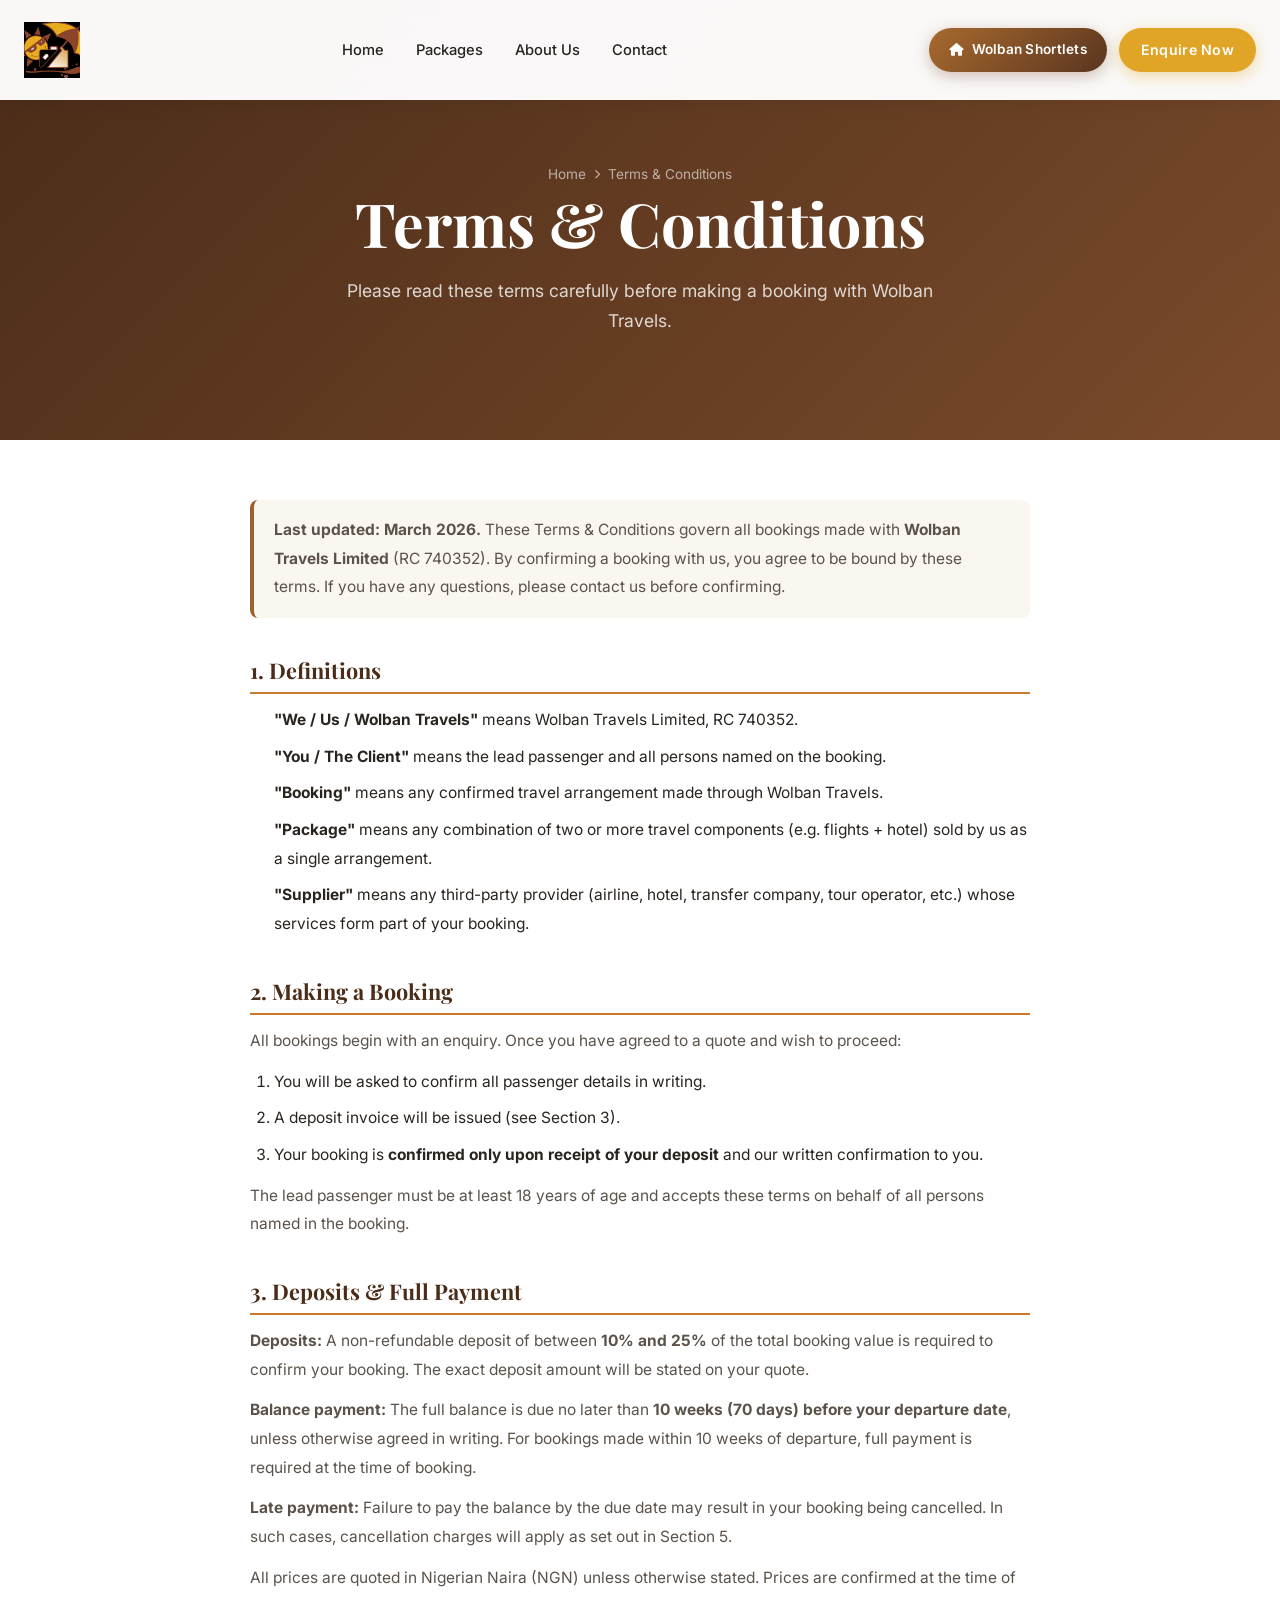
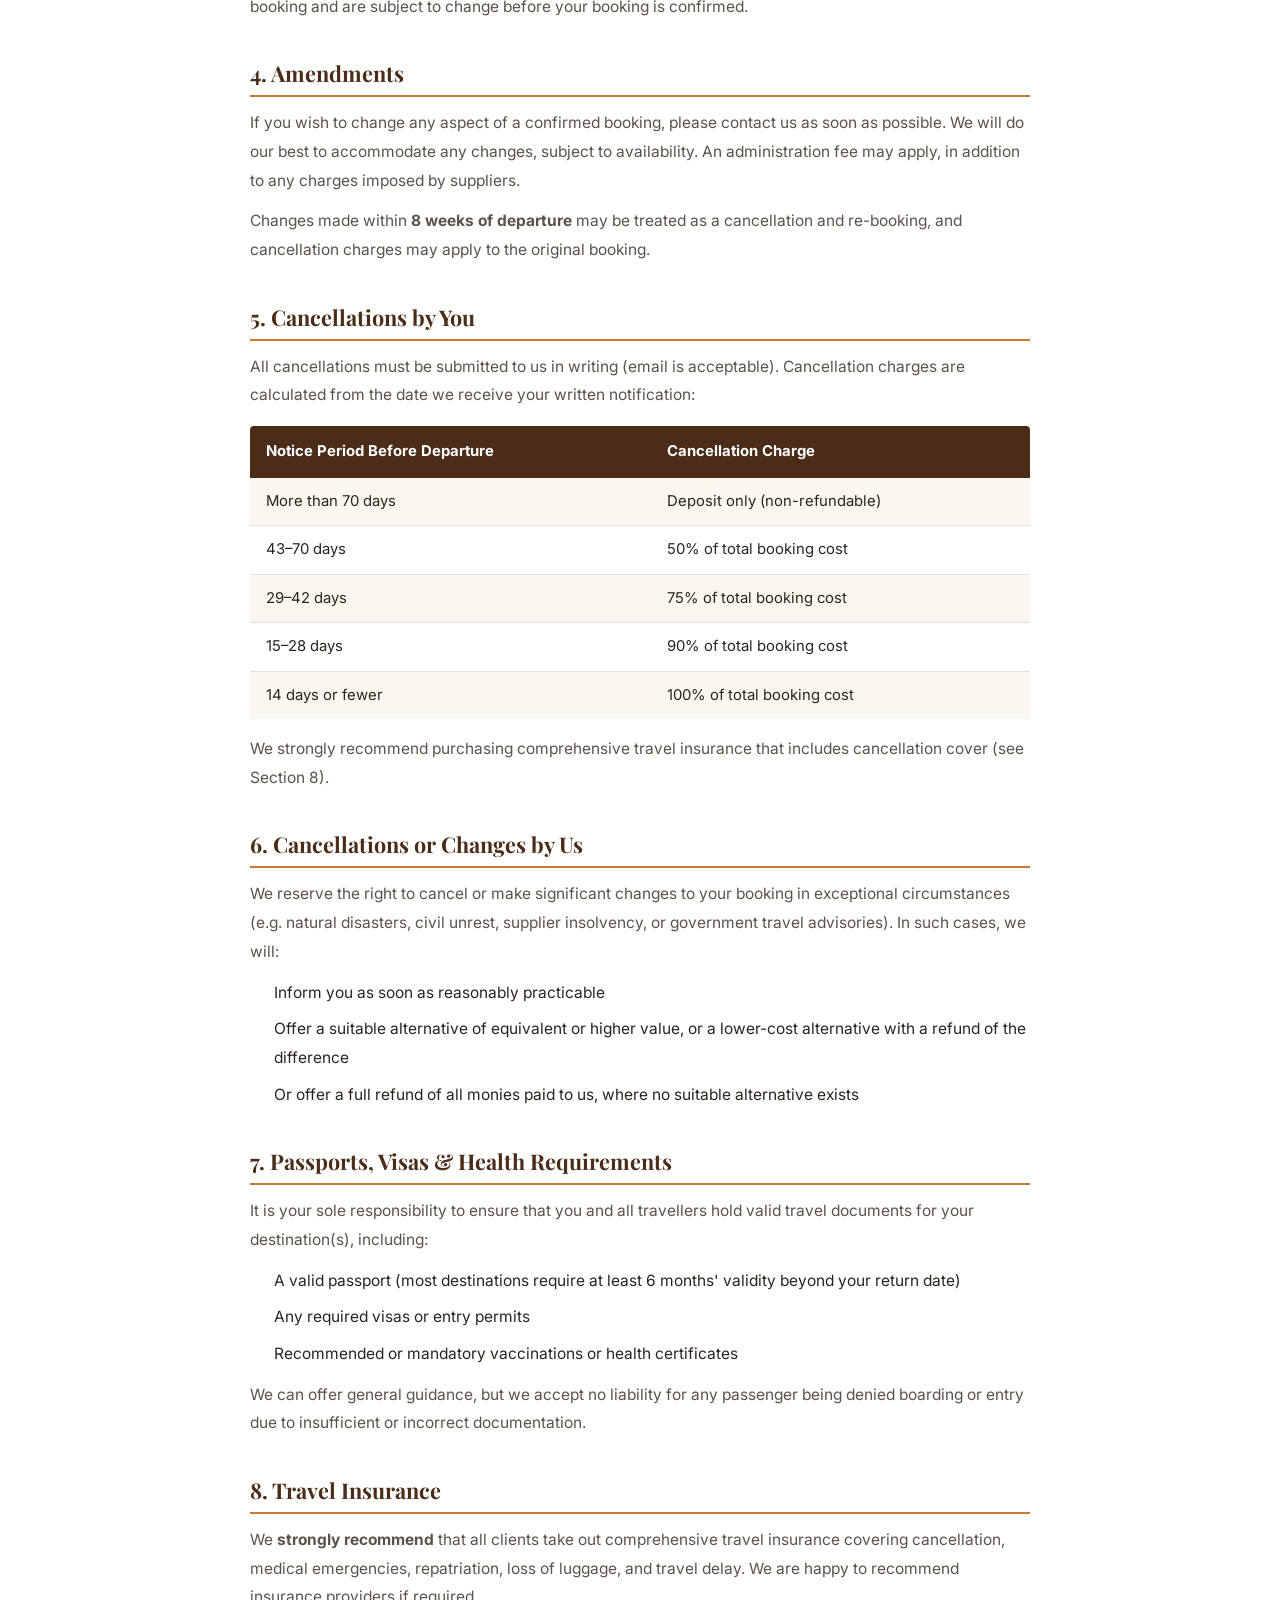
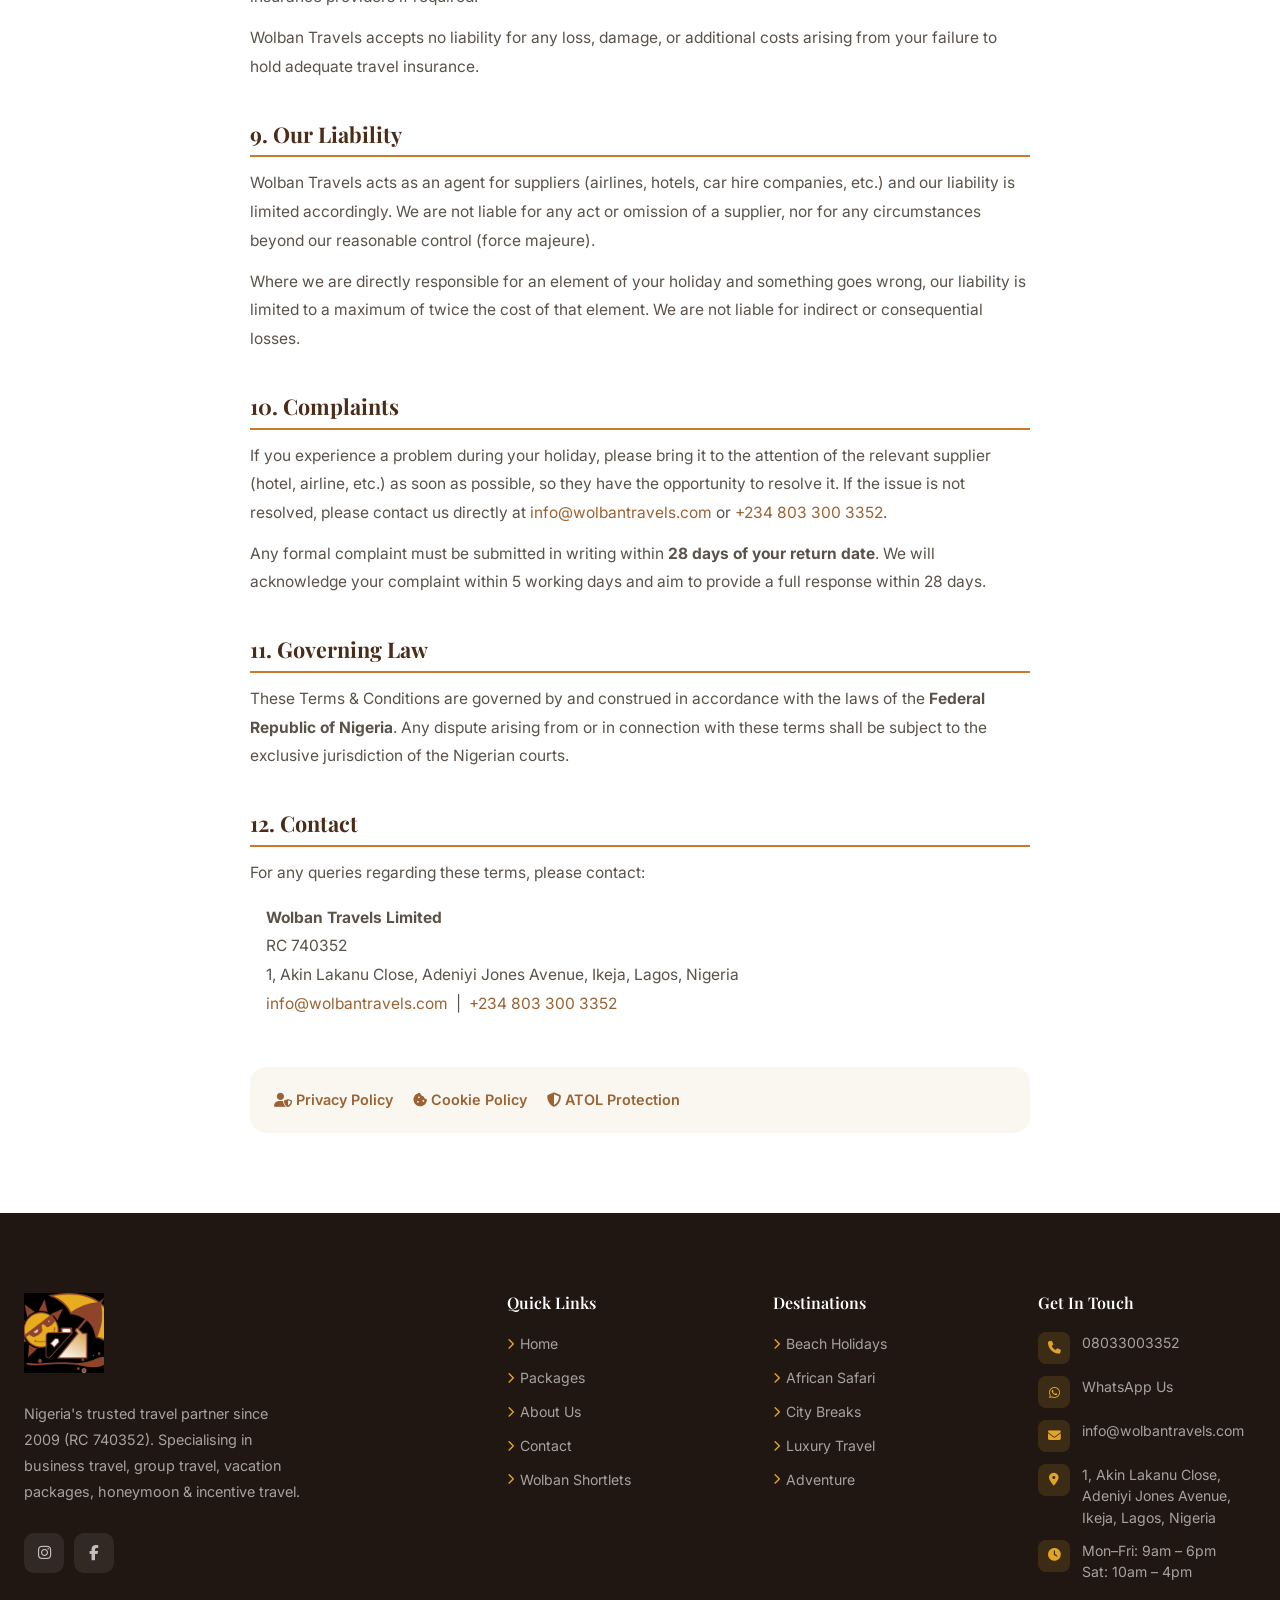
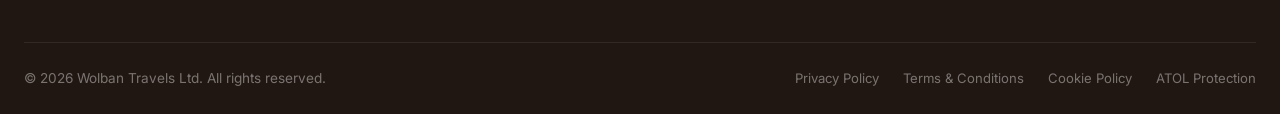
<file: terms.html>
﻿<!DOCTYPE html>
<html lang="en">
<head>
  <meta charset="UTF-8" />
  <meta name="viewport" content="width=device-width, initial-scale=1.0" />
  <meta name="robots" content="noindex, nofollow" />

  <title>Terms &amp; Conditions | Wolban Travels</title>
  <meta name="description" content="Wolban Travels booking terms and conditions — deposits, payments, cancellations, amendments, liability, and more." />
  <link rel="canonical" href="https://wolbantravels.com/terms.html" />

  <!-- Favicons -->
  <link rel="icon" type="image/x-icon" href="favicon.ico" />
  <link rel="icon" type="image/png" sizes="32x32" href="assets/images/favicon-32x32.png" />
  <link rel="icon" type="image/png" sizes="16x16" href="assets/images/favicon-16x16.png" />
  <link rel="icon" type="image/png" sizes="96x96" href="assets/images/favicon-96x96.png" />
  <link rel="apple-touch-icon" sizes="180x180" href="assets/images/apple-touch-icon.png" />
  <link rel="manifest" href="site.webmanifest" />
  <meta name="theme-color" content="#6B3F23" />

  <!-- Preconnect -->
  <link rel="preconnect" href="https://fonts.googleapis.com" />
  <link rel="preconnect" href="https://fonts.gstatic.com" crossorigin />

  <!-- Fonts -->
  <link href="https://fonts.googleapis.com/css2?family=Playfair+Display:ital,wght@0,400;0,600;0,700;0,800;1,400&family=Inter:wght@300;400;500;600;700&display=swap" rel="stylesheet" />

  <!-- Font Awesome -->
  <link rel="stylesheet" href="https://cdnjs.cloudflare.com/ajax/libs/font-awesome/6.5.0/css/all.min.css" integrity="sha512-Avb2QiuDEEvB4bZJYdft2mNjVShBftLdPG8FJ0V7irTLQ8Uo0qcPxh4Plq7G5tGm0rU+1SPhVotteLpBERwTkw==" crossorigin="anonymous" referrerpolicy="no-referrer" />

  <!-- Styles -->
  <link rel="stylesheet" href="assets/css/style.css" />
</head>
<body>

<!-- NAVIGATION -->
<nav class="navbar" id="navbar" data-always-solid="true" role="navigation" aria-label="Main navigation">
  <div class="navbar__inner">
    <a href="index.html" class="navbar__logo" aria-label="Wolban Travels - Home">
      <img src="assets/images/WolbanTravelsLogo.jpeg" alt="Wolban Travels" class="navbar__logo-img" />
    </a>
    <ul class="navbar__links" role="list">
      <li><a href="index.html"    class="navbar__link">Home</a></li>
      <li><a href="packages.html" class="navbar__link">Packages</a></li>
      <li><a href="about.html"    class="navbar__link">About Us</a></li>
      <li><a href="contact.html"  class="navbar__link">Contact</a></li>
    </ul>
    <div class="navbar__right">
      <a href="/short-lets/" class="btn btn-shortlets" aria-label="Visit Wolban Shortlets">
        <i class="fas fa-home"></i> Wolban Shortlets
      </a>
      <a href="contact.html" class="btn btn-primary btn-sm">Enquire Now</a>
    </div>
    <button class="navbar__toggle" id="navToggle" aria-label="Open menu" aria-expanded="false" aria-controls="navMobile">
      <span></span><span></span><span></span>
    </button>
  </div>
</nav>

<!-- Mobile Menu -->
<div class="navbar__mobile" id="navMobile" role="menu">
  <a href="index.html"    class="navbar__mobile-link" role="menuitem"><i class="fas fa-home"></i> Home</a>
  <a href="packages.html" class="navbar__mobile-link" role="menuitem"><i class="fas fa-suitcase-rolling"></i> Packages</a>
  <a href="about.html"    class="navbar__mobile-link" role="menuitem"><i class="fas fa-users"></i> About Us</a>
  <a href="contact.html"  class="navbar__mobile-link" role="menuitem"><i class="fas fa-envelope"></i> Contact</a>
  <div class="navbar__mobile-divider"></div>
  <a href="/short-lets/" class="navbar__mobile-link" role="menuitem"><i class="fas fa-house-chimney"></i> Wolban Shortlets</a>
  <a href="contact.html" class="btn btn-primary" style="margin-top:8px;border-radius:12px;"><i class="fas fa-paper-plane"></i> Make an Enquiry</a>
</div>

<!-- PAGE HERO -->
<header class="page-hero" aria-labelledby="terms-hero-heading">
  <div class="container page-hero__inner">
    <nav class="breadcrumb" aria-label="Breadcrumb">
      <a href="index.html">Home</a>
      <i class="fas fa-chevron-right" aria-hidden="true"></i>
      <span aria-current="page">Terms &amp; Conditions</span>
    </nav>
    <h1 class="page-hero__title" id="terms-hero-heading">Terms &amp; Conditions</h1>
    <p class="page-hero__sub">Please read these terms carefully before making a booking with Wolban Travels.</p>
  </div>
</header>

<main id="main-content">
  <section class="section" style="padding-top:60px;padding-bottom:80px;background:var(--white);">
    <div class="container">
      <article style="max-width:780px;margin:0 auto;color:var(--gray-700);font-size:0.97rem;line-height:1.85;">

        <p style="background:var(--light);border-left:4px solid var(--primary-light);padding:16px 20px;border-radius:var(--radius-sm);margin-bottom:32px;">
          <strong>Last updated: March 2026.</strong> These Terms &amp; Conditions govern all bookings made with <strong>Wolban Travels Limited</strong> (RC 740352). By confirming a booking with us, you agree to be bound by these terms. If you have any questions, please contact us before confirming.
        </p>

        <h2 style="font-family:var(--font-heading);color:var(--primary-dark);font-size:1.35rem;margin:40px 0 12px;padding-bottom:8px;border-bottom:2px solid var(--secondary);">1. Definitions</h2>
        <ul style="padding-left:24px;margin:12px 0;">
          <li style="margin-bottom:8px;"><strong>"We / Us / Wolban Travels"</strong> means Wolban Travels Limited, RC 740352.</li>
          <li style="margin-bottom:8px;"><strong>"You / The Client"</strong> means the lead passenger and all persons named on the booking.</li>
          <li style="margin-bottom:8px;"><strong>"Booking"</strong> means any confirmed travel arrangement made through Wolban Travels.</li>
          <li style="margin-bottom:8px;"><strong>"Package"</strong> means any combination of two or more travel components (e.g. flights + hotel) sold by us as a single arrangement.</li>
          <li style="margin-bottom:8px;"><strong>"Supplier"</strong> means any third-party provider (airline, hotel, transfer company, tour operator, etc.) whose services form part of your booking.</li>
        </ul>

        <h2 style="font-family:var(--font-heading);color:var(--primary-dark);font-size:1.35rem;margin:40px 0 12px;padding-bottom:8px;border-bottom:2px solid var(--secondary);">2. Making a Booking</h2>
        <p>All bookings begin with an enquiry. Once you have agreed to a quote and wish to proceed:</p>
        <ol style="padding-left:24px;margin:12px 0;">
          <li style="margin-bottom:8px;">You will be asked to confirm all passenger details in writing.</li>
          <li style="margin-bottom:8px;">A deposit invoice will be issued (see Section 3).</li>
          <li style="margin-bottom:8px;">Your booking is <strong>confirmed only upon receipt of your deposit</strong> and our written confirmation to you.</li>
        </ol>
        <p>The lead passenger must be at least 18 years of age and accepts these terms on behalf of all persons named in the booking.</p>

        <h2 style="font-family:var(--font-heading);color:var(--primary-dark);font-size:1.35rem;margin:40px 0 12px;padding-bottom:8px;border-bottom:2px solid var(--secondary);">3. Deposits &amp; Full Payment</h2>
        <p><strong>Deposits:</strong> A non-refundable deposit of between <strong>10% and 25%</strong> of the total booking value is required to confirm your booking. The exact deposit amount will be stated on your quote.</p>
        <p style="margin-top:12px;"><strong>Balance payment:</strong> The full balance is due no later than <strong>10 weeks (70 days) before your departure date</strong>, unless otherwise agreed in writing. For bookings made within 10 weeks of departure, full payment is required at the time of booking.</p>
        <p style="margin-top:12px;"><strong>Late payment:</strong> Failure to pay the balance by the due date may result in your booking being cancelled. In such cases, cancellation charges will apply as set out in Section 5.</p>
        <p style="margin-top:12px;">All prices are quoted in Nigerian Naira (NGN) unless otherwise stated. Prices are confirmed at the time of booking and are subject to change before your booking is confirmed.</p>

        <h2 style="font-family:var(--font-heading);color:var(--primary-dark);font-size:1.35rem;margin:40px 0 12px;padding-bottom:8px;border-bottom:2px solid var(--secondary);">4. Amendments</h2>
        <p>If you wish to change any aspect of a confirmed booking, please contact us as soon as possible. We will do our best to accommodate any changes, subject to availability. An administration fee may apply, in addition to any charges imposed by suppliers.</p>
        <p style="margin-top:12px;">Changes made within <strong>8 weeks of departure</strong> may be treated as a cancellation and re-booking, and cancellation charges may apply to the original booking.</p>

        <h2 style="font-family:var(--font-heading);color:var(--primary-dark);font-size:1.35rem;margin:40px 0 12px;padding-bottom:8px;border-bottom:2px solid var(--secondary);">5. Cancellations by You</h2>
        <p>All cancellations must be submitted to us in writing (email is acceptable). Cancellation charges are calculated from the date we receive your written notification:</p>
        <div style="overflow-x:auto;margin:16px 0;">
          <table style="width:100%;border-collapse:collapse;font-size:0.93rem;">
            <thead>
              <tr style="background:var(--primary-dark);color:white;">
                <th style="padding:12px 16px;text-align:left;border-radius:4px 0 0 0;">Notice Period Before Departure</th>
                <th style="padding:12px 16px;text-align:left;border-radius:0 4px 0 0;">Cancellation Charge</th>
              </tr>
            </thead>
            <tbody>
              <tr style="background:var(--light);">
                <td style="padding:10px 16px;border-bottom:1px solid #e0e0e0;">More than 70 days</td>
                <td style="padding:10px 16px;border-bottom:1px solid #e0e0e0;">Deposit only (non-refundable)</td>
              </tr>
              <tr>
                <td style="padding:10px 16px;border-bottom:1px solid #e0e0e0;">43–70 days</td>
                <td style="padding:10px 16px;border-bottom:1px solid #e0e0e0;">50% of total booking cost</td>
              </tr>
              <tr style="background:var(--light);">
                <td style="padding:10px 16px;border-bottom:1px solid #e0e0e0;">29–42 days</td>
                <td style="padding:10px 16px;border-bottom:1px solid #e0e0e0;">75% of total booking cost</td>
              </tr>
              <tr>
                <td style="padding:10px 16px;border-bottom:1px solid #e0e0e0;">15–28 days</td>
                <td style="padding:10px 16px;border-bottom:1px solid #e0e0e0;">90% of total booking cost</td>
              </tr>
              <tr style="background:var(--light);">
                <td style="padding:10px 16px;">14 days or fewer</td>
                <td style="padding:10px 16px;">100% of total booking cost</td>
              </tr>
            </tbody>
          </table>
        </div>
        <p>We strongly recommend purchasing comprehensive travel insurance that includes cancellation cover (see Section 8).</p>

        <h2 style="font-family:var(--font-heading);color:var(--primary-dark);font-size:1.35rem;margin:40px 0 12px;padding-bottom:8px;border-bottom:2px solid var(--secondary);">6. Cancellations or Changes by Us</h2>
        <p>We reserve the right to cancel or make significant changes to your booking in exceptional circumstances (e.g. natural disasters, civil unrest, supplier insolvency, or government travel advisories). In such cases, we will:</p>
        <ul style="padding-left:24px;margin:12px 0;">
          <li style="margin-bottom:8px;">Inform you as soon as reasonably practicable</li>
          <li style="margin-bottom:8px;">Offer a suitable alternative of equivalent or higher value, or a lower-cost alternative with a refund of the difference</li>
          <li style="margin-bottom:8px;">Or offer a full refund of all monies paid to us, where no suitable alternative exists</li>
        </ul>

        <h2 style="font-family:var(--font-heading);color:var(--primary-dark);font-size:1.35rem;margin:40px 0 12px;padding-bottom:8px;border-bottom:2px solid var(--secondary);">7. Passports, Visas &amp; Health Requirements</h2>
        <p>It is your sole responsibility to ensure that you and all travellers hold valid travel documents for your destination(s), including:</p>
        <ul style="padding-left:24px;margin:12px 0;">
          <li style="margin-bottom:8px;">A valid passport (most destinations require at least 6 months' validity beyond your return date)</li>
          <li style="margin-bottom:8px;">Any required visas or entry permits</li>
          <li style="margin-bottom:8px;">Recommended or mandatory vaccinations or health certificates</li>
        </ul>
        <p>We can offer general guidance, but we accept no liability for any passenger being denied boarding or entry due to insufficient or incorrect documentation.</p>

        <h2 style="font-family:var(--font-heading);color:var(--primary-dark);font-size:1.35rem;margin:40px 0 12px;padding-bottom:8px;border-bottom:2px solid var(--secondary);">8. Travel Insurance</h2>
        <p>We <strong>strongly recommend</strong> that all clients take out comprehensive travel insurance covering cancellation, medical emergencies, repatriation, loss of luggage, and travel delay. We are happy to recommend insurance providers if required.</p>
        <p style="margin-top:12px;">Wolban Travels accepts no liability for any loss, damage, or additional costs arising from your failure to hold adequate travel insurance.</p>

        <h2 style="font-family:var(--font-heading);color:var(--primary-dark);font-size:1.35rem;margin:40px 0 12px;padding-bottom:8px;border-bottom:2px solid var(--secondary);">9. Our Liability</h2>
        <p>Wolban Travels acts as an agent for suppliers (airlines, hotels, car hire companies, etc.) and our liability is limited accordingly. We are not liable for any act or omission of a supplier, nor for any circumstances beyond our reasonable control (force majeure).</p>
        <p style="margin-top:12px;">Where we are directly responsible for an element of your holiday and something goes wrong, our liability is limited to a maximum of twice the cost of that element. We are not liable for indirect or consequential losses.</p>

        <h2 style="font-family:var(--font-heading);color:var(--primary-dark);font-size:1.35rem;margin:40px 0 12px;padding-bottom:8px;border-bottom:2px solid var(--secondary);">10. Complaints</h2>
        <p>If you experience a problem during your holiday, please bring it to the attention of the relevant supplier (hotel, airline, etc.) as soon as possible, so they have the opportunity to resolve it. If the issue is not resolved, please contact us directly at <a href="mailto:info@wolbantravels.com" style="color:var(--primary-light);">info@wolbantravels.com</a> or <a href="tel:+2348033003352" style="color:var(--primary-light);">+234 803 300 3352</a>.</p>
        <p style="margin-top:12px;">Any formal complaint must be submitted in writing within <strong>28 days of your return date</strong>. We will acknowledge your complaint within 5 working days and aim to provide a full response within 28 days.</p>

        <h2 style="font-family:var(--font-heading);color:var(--primary-dark);font-size:1.35rem;margin:40px 0 12px;padding-bottom:8px;border-bottom:2px solid var(--secondary);">11. Governing Law</h2>
        <p>These Terms &amp; Conditions are governed by and construed in accordance with the laws of the <strong>Federal Republic of Nigeria</strong>. Any dispute arising from or in connection with these terms shall be subject to the exclusive jurisdiction of the Nigerian courts.</p>

        <h2 style="font-family:var(--font-heading);color:var(--primary-dark);font-size:1.35rem;margin:40px 0 12px;padding-bottom:8px;border-bottom:2px solid var(--secondary);">12. Contact</h2>
        <p>For any queries regarding these terms, please contact:</p>
        <p style="margin:16px 0 0 16px;">
          <strong>Wolban Travels Limited</strong><br/>
          RC 740352<br/>
          1, Akin Lakanu Close, Adeniyi Jones Avenue, Ikeja, Lagos, Nigeria<br/>
          <a href="mailto:info@wolbantravels.com" style="color:var(--primary-light);">info@wolbantravels.com</a> &nbsp;|&nbsp;
          <a href="tel:+2348033003352" style="color:var(--primary-light);">+234 803 300 3352</a>
        </p>

        <div style="margin-top:48px;padding:20px 24px;background:var(--light);border-radius:var(--radius-md);display:flex;gap:20px;flex-wrap:wrap;">
          <a href="privacy-policy.html" style="color:var(--primary-light);font-weight:600;font-size:0.9rem;"><i class="fas fa-user-shield"></i> Privacy Policy</a>
          <a href="cookie-policy.html" style="color:var(--primary-light);font-weight:600;font-size:0.9rem;"><i class="fas fa-cookie-bite"></i> Cookie Policy</a>
          <a href="atol-protection.html" style="color:var(--primary-light);font-weight:600;font-size:0.9rem;"><i class="fas fa-shield-alt"></i> ATOL Protection</a>
        </div>

      </article>
    </div>
  </section>
</main>

<!-- FOOTER -->
<footer class="footer" role="contentinfo">
  <div class="container">
    <div class="footer__top">
      <div class="footer__brand">
        <a href="index.html" class="navbar__logo" style="display:inline-flex;margin-bottom:0;" aria-label="Wolban Travels home">
          <img src="assets/images/WolbanTravelsLogo.jpeg" alt="Wolban Travels" class="footer__logo-img" />
        </a>
        <p class="footer__brand-desc">Nigeria's trusted travel partner since 2009 (RC 740352). Specialising in business travel, group travel, vacation packages, honeymoon &amp; incentive travel.</p>
        <div class="footer__socials">
          <a href="https://www.instagram.com/wolbantravels?igsh=Mno5N3BxYWdkajR3" target="_blank" rel="noopener noreferrer" class="footer__social" aria-label="Instagram"><i class="fab fa-instagram" aria-hidden="true"></i></a>
          <a href="https://www.facebook.com/share/1DZ2SwPvf5/?mibextid=wwXIfr" target="_blank" rel="noopener noreferrer" class="footer__social" aria-label="Facebook"><i class="fab fa-facebook-f" aria-hidden="true"></i></a>
        </div>
      </div>
      <nav class="footer__col" aria-label="Quick links">
        <h3 class="footer__col-title">Quick Links</h3>
        <ul class="footer__links">
          <li><a href="index.html"    class="footer__link"><i class="fas fa-chevron-right" aria-hidden="true"></i> Home</a></li>
          <li><a href="packages.html" class="footer__link"><i class="fas fa-chevron-right" aria-hidden="true"></i> Packages</a></li>
          <li><a href="about.html"    class="footer__link"><i class="fas fa-chevron-right" aria-hidden="true"></i> About Us</a></li>
          <li><a href="contact.html"  class="footer__link"><i class="fas fa-chevron-right" aria-hidden="true"></i> Contact</a></li>
          <li><a href="/short-lets/" class="footer__link"><i class="fas fa-chevron-right" aria-hidden="true"></i> Wolban Shortlets</a></li>
        </ul>
      </nav>
      <nav class="footer__col" aria-label="Destinations">
        <h3 class="footer__col-title">Destinations</h3>
        <ul class="footer__links">
          <li><a href="packages.html?filter=beach"      class="footer__link"><i class="fas fa-chevron-right" aria-hidden="true"></i> Beach Holidays</a></li>
          <li><a href="packages.html?filter=safari"     class="footer__link"><i class="fas fa-chevron-right" aria-hidden="true"></i> African Safari</a></li>
          <li><a href="packages.html?filter=city"       class="footer__link"><i class="fas fa-chevron-right" aria-hidden="true"></i> City Breaks</a></li>
          <li><a href="packages.html?filter=luxury"     class="footer__link"><i class="fas fa-chevron-right" aria-hidden="true"></i> Luxury Travel</a></li>
          <li><a href="packages.html?filter=adventure"  class="footer__link"><i class="fas fa-chevron-right" aria-hidden="true"></i> Adventure</a></li>
        </ul>
      </nav>
      <div class="footer__col">
        <h3 class="footer__col-title">Get In Touch</h3>
        <div class="footer__contact-item">
          <div class="footer__contact-icon" aria-hidden="true"><i class="fas fa-phone"></i></div>
          <span><a href="tel:08033003352" style="color:inherit;">08033003352</a></span>
        </div>
        <div class="footer__contact-item">
          <div class="footer__contact-icon" aria-hidden="true"><i class="fab fa-whatsapp"></i></div>
          <span><a href="https://wa.me/2348033003352" style="color:inherit;">WhatsApp Us</a></span>
        </div>
        <div class="footer__contact-item">
          <div class="footer__contact-icon" aria-hidden="true"><i class="fas fa-envelope"></i></div>
          <span><a href="mailto:info@wolbantravels.com" style="color:inherit;">info@wolbantravels.com</a></span>
        </div>
        <div class="footer__contact-item">
          <div class="footer__contact-icon" aria-hidden="true"><i class="fas fa-map-marker-alt"></i></div>
          <span>1, Akin Lakanu Close,<br/>Adeniyi Jones Avenue,<br/>Ikeja, Lagos, Nigeria</span>
        </div>
        <div class="footer__contact-item">
          <div class="footer__contact-icon" aria-hidden="true"><i class="fas fa-clock"></i></div>
          <span>Mon–Fri: 9am – 6pm<br/>Sat: 10am – 4pm</span>
        </div>
      </div>
    </div>
    <div class="footer__bottom">
      <p class="footer__copy">&copy; <span id="year"></span> Wolban Travels Ltd. All rights reserved.</p>
      <div class="footer__bottom-links">
        <a href="privacy-policy.html" class="footer__bottom-link">Privacy Policy</a>
        <a href="terms.html" class="footer__bottom-link">Terms &amp; Conditions</a>
        <a href="cookie-policy.html" class="footer__bottom-link">Cookie Policy</a>
        <a href="atol-protection.html" class="footer__bottom-link">ATOL Protection</a>
      </div>
    </div>
  </div>
</footer>

<button class="back-to-top" id="backToTop" aria-label="Back to top">
  <i class="fas fa-chevron-up" aria-hidden="true"></i>
</button>

<script src="assets/js/main.js" defer></script>
<script>document.getElementById('year').textContent = new Date().getFullYear();</script>

</body>
</html>
</file>
<file: assets/css/style.css>
/* =============================================
   WOLBAN TRAVELS — Main Stylesheet
   ============================================= */

/* --- Google Fonts & Variables --- */
@import url('https://fonts.googleapis.com/css2?family=Playfair+Display:ital,wght@0,400;0,600;0,700;0,800;1,400;1,600&family=Inter:wght@300;400;500;600;700&display=swap');

:root {
  --primary:        #7A4A2B;
  --primary-light:  #9B6233;
  --primary-dark:   #4A2C18;
  --secondary:      #C97A2C;
  --secondary-dark: #A8631F;
  --accent:         #E0A526;
  --accent-dark:    #B07E16;
  --white:          #FFFFFF;
  --light:          #FAF7F1;
  --gray-100:       #F3F0EA;
  --gray-200:       #E7E1D7;
  --gray-400:       #A1968A;
  --gray-600:       #5B524A;
  --gray-800:       #2A241F;
  --dark:           #211712;
  --danger:         #EF4444;
  --success:        #22C55E;

  --shadow-sm:  0 1px 4px rgba(0,0,0,0.08);
  --shadow-md:  0 4px 16px rgba(0,0,0,0.12);
  --shadow-lg:  0 8px 32px rgba(0,0,0,0.16);
  --shadow-xl:  0 20px 60px rgba(0,0,0,0.22);
  --shadow-card:0 4px 24px rgba(122,74,43,0.10);

  --radius-sm:  8px;
  --radius-md:  16px;
  --radius-lg:  24px;
  --radius-xl:  32px;

  --transition: all 0.3s cubic-bezier(0.4, 0, 0.2, 1);
  --transition-fast: all 0.15s ease;

  --font-heading: 'Playfair Display', Georgia, serif;
  --font-body:    'Inter', system-ui, sans-serif;

  --nav-height:   100px;
  --section-pad:  100px;
}

/* ---- Reset & Base ---- */
*, *::before, *::after { box-sizing: border-box; margin: 0; padding: 0; }

html {
  scroll-behavior: smooth;
  font-size: 16px;
}

body {
  font-family: var(--font-body);
  color: var(--gray-800);
  background: var(--white);
  line-height: 1.7;
  overflow-x: hidden;
}

img { max-width: 100%; height: auto; display: block; }
a  { text-decoration: none; color: inherit; }
ul { list-style: none; }
button { cursor: pointer; border: none; background: none; font-family: inherit; }
input, textarea, select { font-family: inherit; }

/* ---- Typography ---- */
h1, h2, h3, h4, h5 {
  font-family: var(--font-heading);
  line-height: 1.2;
  color: var(--primary-dark);
}

h1 { font-size: clamp(2.2rem, 5vw, 3.8rem); }
h2 { font-size: clamp(1.8rem, 3.5vw, 2.8rem); }
h3 { font-size: clamp(1.3rem, 2.5vw, 1.7rem); }
h4 { font-size: 1.2rem; }

p { color: var(--gray-600); }

.section-label {
  display: inline-block;
  font-size: 0.78rem;
  font-weight: 700;
  letter-spacing: 0.2em;
  text-transform: uppercase;
  color: var(--accent);
  margin-bottom: 0.75rem;
}

.section-title {
  font-family: var(--font-heading);
  font-size: clamp(1.8rem, 3vw, 2.6rem);
  color: var(--primary-dark);
  margin-bottom: 1rem;
}

.section-subtitle {
  font-size: 1.05rem;
  color: var(--gray-600);
  max-width: 600px;
  line-height: 1.8;
}

/* ---- Layout Utilities ---- */
.container {
  width: 100%;
  max-width: 1280px;
  margin: 0 auto;
  padding: 0 24px;
}

.section {
  padding: var(--section-pad) 0;
}

.text-center { text-align: center; }
.text-white  { color: var(--white) !important; }

.flex        { display: flex; }
.items-center{ align-items: center; }
.justify-between { justify-content: space-between; }
.gap-1       { gap: 0.5rem; }
.gap-2       { gap: 1rem; }

/* ---- Buttons ---- */
.btn {
  display: inline-flex;
  align-items: center;
  justify-content: center;
  gap: 0.5rem;
  padding: 14px 32px;
  border-radius: 50px;
  font-size: 0.95rem;
  font-weight: 600;
  letter-spacing: 0.02em;
  transition: var(--transition);
  cursor: pointer;
  white-space: nowrap;
}

.btn-primary {
  background: var(--accent);
  color: var(--white);
  box-shadow: 0 4px 16px rgba(224,165,38,0.4);
}
.btn-primary:hover {
  background: var(--accent-dark);
  box-shadow: 0 6px 24px rgba(224,165,38,0.5);
  transform: translateY(-2px);
}

.btn-secondary {
  background: var(--primary);
  color: var(--white);
  box-shadow: 0 4px 16px rgba(122,74,43,0.3);
}
.btn-secondary:hover {
  background: var(--primary-dark);
  transform: translateY(-2px);
  box-shadow: 0 6px 24px rgba(122,74,43,0.4);
}

.btn-outline {
  background: transparent;
  color: var(--white);
  border: 2px solid rgba(255,255,255,0.8);
}
.btn-outline:hover {
  background: var(--white);
  color: var(--primary);
  border-color: var(--white);
}

.btn-outline-navy {
  background: transparent;
  color: var(--primary);
  border: 2px solid var(--primary);
}
.btn-outline-navy:hover {
  background: var(--primary);
  color: var(--white);
}

.btn-shortlets {
  background: linear-gradient(135deg, #A86A2E, #5A3520);
  color: var(--white);
  box-shadow: 0 4px 16px rgba(122,74,43,0.35);
  font-size: 0.85rem;
  padding: 10px 20px;
}
.btn-shortlets:hover {
  transform: translateY(-2px);
  box-shadow: 0 6px 24px rgba(122,74,43,0.5);
}
.btn-shortlets i { font-size: 0.8rem; }

.btn-sm { padding: 10px 22px; font-size: 0.88rem; }
.btn-lg { padding: 16px 40px; font-size: 1.05rem; }

/* ==============================
   NAVIGATION
   ============================== */
.navbar {
  position: fixed;
  top: 0; left: 0; right: 0;
  z-index: 1000;
  height: var(--nav-height);
  display: flex;
  align-items: center;
  transition: var(--transition);
}

.navbar--transparent {
  background: transparent;
}

.navbar--solid {
  background: rgba(255,255,255,0.97);
  backdrop-filter: blur(20px);
  -webkit-backdrop-filter: blur(20px);
  box-shadow: 0 2px 20px rgba(0,0,0,0.08);
}

.navbar__inner {
  display: flex;
  align-items: center;
  justify-content: space-between;
  width: 100%;
  max-width: 1280px;
  margin: 0 auto;
  padding: 0 24px;
  gap: 2rem;
}

/* Logo */
.navbar__logo {
  display: flex;
  align-items: center;
  flex-direction: column;
  gap: 4px;
  flex-shrink: 0;
  text-decoration: none;
}

/* Wrapper keeps the image contained — mix-blend-mode: screen on the img
   removes the black JPEG background by blending directly against the page */
.logo-img-wrap {
  border-radius: 8px;
  padding: 3px 6px;
  display: inline-flex;
  align-items: center;
  justify-content: center;
  overflow: hidden;
}

/* Sun entrance animation */
@keyframes sunAnimate {
  0%   { transform: scale(0.65) rotate(-25deg); filter: brightness(0.3); }
  65%  { transform: scale(1.07) rotate(5deg);   filter: brightness(1.5) drop-shadow(0 0 14px rgba(255, 200, 50, 0.8)); }
  100% { transform: scale(1)    rotate(0deg);   filter: brightness(1)   drop-shadow(0 0 5px  rgba(255, 185, 30, 0.35)); }
}

.logo-img-wrap.sun-animate .navbar__logo-img,
.logo-img-wrap.sun-animate .footer__logo-img {
  animation: sunAnimate 0.9s cubic-bezier(0.22, 1, 0.36, 1) forwards;
}

/* Official brand logo image */
.navbar__logo-img {
  height: 56px;
  width: auto;
  display: block;
  flex-shrink: 0;
}
.footer__logo-img {
  height: 80px;
  width: auto;
  display: block;
}

/* "Wolban Travels" wordmark beneath logo image */
.navbar__logo-wordmark {
  font-family: var(--font-heading);
  font-size: 0.78rem;
  font-weight: 700;
  letter-spacing: 0.18em;
  text-transform: uppercase;
  white-space: nowrap;
  transition: color var(--transition);
}
.navbar--transparent .navbar__logo-wordmark { color: var(--white); }
.navbar--solid .navbar__logo-wordmark        { color: var(--primary); }

/* Nav Links */
.navbar__links {
  display: flex;
  align-items: center;
  gap: 0.25rem;
}

.navbar__link {
  padding: 8px 14px;
  border-radius: 8px;
  font-size: 0.92rem;
  font-weight: 500;
  transition: var(--transition);
  position: relative;
}

.navbar--transparent .navbar__link { color: rgba(255,255,255,0.9); }
.navbar--solid .navbar__link       { color: var(--gray-800); }

.navbar__link:hover,
.navbar__link.active {
  background: rgba(224,165,38,0.1);
  color: var(--accent-dark);
}
.navbar--transparent .navbar__link:hover,
.navbar--transparent .navbar__link.active {
  background: rgba(255,255,255,0.15);
  color: var(--white);
}

/* Nav Right */
.navbar__right {
  display: flex;
  align-items: center;
  gap: 0.75rem;
  flex-shrink: 0;
}

/* Mobile toggle */
.navbar__toggle {
  display: none;
  flex-direction: column;
  gap: 5px;
  padding: 8px;
  border-radius: 8px;
  cursor: pointer;
  transition: var(--transition);
}
.navbar__toggle span {
  display: block;
  width: 24px;
  height: 2px;
  border-radius: 2px;
  transition: var(--transition);
}
.navbar--transparent .navbar__toggle span { background: white; }
.navbar--solid .navbar__toggle span       { background: var(--gray-800); }

.navbar__toggle.open span:nth-child(1) { transform: rotate(45deg) translate(5px, 5px); }
.navbar__toggle.open span:nth-child(2) { opacity: 0; transform: scaleX(0); }
.navbar__toggle.open span:nth-child(3) { transform: rotate(-45deg) translate(5px, -5px); }

/* Mobile Menu */
.navbar__mobile {
  display: none;
  position: fixed;
  top: var(--nav-height);
  left: 0; right: 0;
  background: rgba(255,255,255,0.98);
  backdrop-filter: blur(20px);
  border-top: 1px solid var(--gray-200);
  padding: 1.5rem 24px 2rem;
  box-shadow: 0 8px 32px rgba(0,0,0,0.12);
  z-index: 999;
  flex-direction: column;
  gap: 0.5rem;
  animation: slideDown 0.3s ease;
}
.navbar__mobile.open { display: flex; }

.navbar__mobile-link {
  padding: 14px 16px;
  border-radius: 12px;
  font-size: 1rem;
  font-weight: 500;
  color: var(--gray-800);
  transition: var(--transition);
  display: flex;
  align-items: center;
  gap: 12px;
}
.navbar__mobile-link i { color: var(--secondary); width: 20px; }
.navbar__mobile-link:hover { background: var(--gray-100); color: var(--primary); }
.navbar__mobile-link.active { background: var(--primary); color: white; }
.navbar__mobile-link.active i { color: var(--accent); }

.navbar__mobile-divider {
  height: 1px;
  background: var(--gray-200);
  margin: 0.5rem 0;
}

/* ==============================
   HERO CAROUSEL
   ============================== */
.hero {
  position: relative;
  height: 100vh;
  min-height: 600px;
  overflow: hidden;
}

.hero__carousel {
  position: relative;
  width: 100%;
  height: 100%;
}

.hero__slide {
  position: absolute;
  inset: 0;
  opacity: 0;
  transition: opacity 1.2s ease;
  pointer-events: none;
}

.hero__slide.active {
  opacity: 1;
  pointer-events: all;
}

.hero__slide-bg {
  position: absolute;
  inset: 0;
  background-size: cover;
  background-position: center;
  transform: scale(1.05);
  transition: transform 8s ease;
}

.hero__slide.active .hero__slide-bg {
  transform: scale(1);
}

.hero__slide-overlay {
  position: absolute;
  inset: 0;
  background: linear-gradient(
    to bottom,
    rgba(0,0,0,0.15) 0%,
    rgba(0,0,0,0.45) 50%,
    rgba(0,0,0,0.65) 100%
  );
}

/* Hero Content */
.hero__content {
  position: relative;
  z-index: 10;
  height: 100%;
  display: flex;
  flex-direction: column;
  align-items: center;
  justify-content: center;
  text-align: center;
  padding: 0 24px;
  padding-top: var(--nav-height);
}

.hero__tag {
  display: inline-flex;
  align-items: center;
  gap: 8px;
  background: rgba(224,165,38,0.25);
  border: 1px solid rgba(224,165,38,0.5);
  color: #FFE680;
  font-size: 0.78rem;
  font-weight: 700;
  letter-spacing: 0.2em;
  text-transform: uppercase;
  padding: 8px 18px;
  border-radius: 50px;
  margin-bottom: 1.5rem;
  backdrop-filter: blur(10px);
  opacity: 0;
  transform: translateY(20px);
  transition: opacity 0.8s ease 0.2s, transform 0.8s ease 0.2s;
}
.hero__slide.active .hero__tag { opacity: 1; transform: translateY(0); }

.hero__title {
  font-family: var(--font-heading);
  font-size: clamp(2.5rem, 6vw, 5rem);
  font-weight: 800;
  color: var(--white);
  line-height: 1.1;
  margin-bottom: 1.25rem;
  text-shadow: 0 2px 20px rgba(0,0,0,0.3);
  max-width: 900px;
  opacity: 0;
  transform: translateY(30px);
  transition: opacity 0.8s ease 0.4s, transform 0.8s ease 0.4s;
}
.hero__slide.active .hero__title { opacity: 1; transform: translateY(0); }

.hero__subtitle {
  font-size: clamp(1rem, 2vw, 1.25rem);
  color: rgba(255,255,255,0.9);
  max-width: 600px;
  margin-bottom: 2.5rem;
  line-height: 1.7;
  opacity: 0;
  transform: translateY(30px);
  transition: opacity 0.8s ease 0.6s, transform 0.8s ease 0.6s;
}
.hero__slide.active .hero__subtitle { opacity: 1; transform: translateY(0); }

.hero__ctas {
  display: flex;
  align-items: center;
  gap: 1rem;
  flex-wrap: wrap;
  justify-content: center;
  opacity: 0;
  transform: translateY(30px);
  transition: opacity 0.8s ease 0.8s, transform 0.8s ease 0.8s;
}
.hero__slide.active .hero__ctas { opacity: 1; transform: translateY(0); }

/* Carousel Controls */
.hero__prev,
.hero__next {
  position: absolute;
  top: 50%;
  transform: translateY(-50%);
  z-index: 20;
  width: 52px;
  height: 52px;
  border-radius: 50%;
  background: rgba(255,255,255,0.15);
  backdrop-filter: blur(10px);
  border: 1px solid rgba(255,255,255,0.3);
  color: white;
  font-size: 1.1rem;
  display: flex;
  align-items: center;
  justify-content: center;
  cursor: pointer;
  transition: var(--transition);
}
.hero__prev { left: 24px; }
.hero__next { right: 24px; }
.hero__prev:hover, .hero__next:hover {
  background: rgba(255,255,255,0.3);
  transform: translateY(-50%) scale(1.05);
}

/* Carousel Dots */
.hero__dots {
  position: absolute;
  bottom: 200px;
  left: 50%;
  transform: translateX(-50%);
  display: flex;
  gap: 10px;
  z-index: 20;
}

.hero__dot {
  width: 8px;
  height: 8px;
  border-radius: 50%;
  background: rgba(255,255,255,0.5);
  cursor: pointer;
  transition: var(--transition);
}
.hero__dot.active {
  background: var(--accent);
  width: 28px;
  border-radius: 4px;
}

/* ==============================
   STATS BAR
   ============================== */
.stats-bar {
  background: linear-gradient(135deg, var(--primary), var(--primary-light));
  padding: 32px 0;
}

.stats-bar__grid {
  display: grid;
  grid-template-columns: repeat(4, 1fr);
  gap: 24px;
  text-align: center;
}

.stats-bar__item {
  display: flex;
  flex-direction: column;
  align-items: center;
  gap: 4px;
  position: relative;
}

.stats-bar__item:not(:last-child)::after {
  content: '';
  position: absolute;
  right: 0;
  top: 50%;
  transform: translateY(-50%);
  height: 40px;
  width: 1px;
  background: rgba(255,255,255,0.2);
}

.stats-bar__num {
  font-family: var(--font-heading);
  font-size: 2rem;
  font-weight: 700;
  color: var(--accent);
  line-height: 1;
}

.stats-bar__text {
  font-size: 0.85rem;
  color: rgba(255,255,255,0.8);
  font-weight: 500;
}

/* ==============================
   DESTINATIONS
   ============================== */
.destinations { background: var(--light); }

.section-header {
  margin-bottom: 56px;
}

.section-header--center {
  text-align: center;
  display: flex;
  flex-direction: column;
  align-items: center;
}

.destinations__grid {
  display: grid;
  grid-template-columns: repeat(3, 1fr);
  gap: 24px;
}

.destination-card {
  position: relative;
  border-radius: var(--radius-md);
  overflow: hidden;
  aspect-ratio: 4/3;
  cursor: pointer;
  box-shadow: var(--shadow-md);
  transition: var(--transition);
}

.destination-card:hover {
  box-shadow: var(--shadow-xl);
  transform: translateY(-6px);
}

.destination-card__img {
  width: 100%;
  height: 100%;
  object-fit: cover;
  transition: transform 0.6s ease;
}
.destination-card:hover .destination-card__img { transform: scale(1.08); }

.destination-card__overlay {
  position: absolute;
  inset: 0;
  background: linear-gradient(to top, rgba(0,0,0,0.75) 0%, rgba(0,0,0,0.1) 60%, transparent 100%);
  transition: var(--transition);
}
.destination-card:hover .destination-card__overlay {
  background: linear-gradient(to top, rgba(122,74,43,0.85) 0%, rgba(122,74,43,0.2) 60%, transparent 100%);
}

.destination-card__body {
  position: absolute;
  bottom: 0; left: 0; right: 0;
  padding: 24px;
}

.destination-card__country {
  font-size: 0.75rem;
  font-weight: 700;
  letter-spacing: 0.15em;
  text-transform: uppercase;
  color: var(--accent);
  margin-bottom: 4px;
}

.destination-card__name {
  font-family: var(--font-heading);
  font-size: 1.5rem;
  font-weight: 700;
  color: white;
  margin-bottom: 8px;
}

.destination-card__meta {
  display: flex;
  align-items: center;
  justify-content: space-between;
}

.destination-card__from {
  font-size: 0.85rem;
  color: rgba(255,255,255,0.85);
}
.destination-card__from span {
  font-weight: 700;
  color: white;
  font-size: 1rem;
}

.destination-card__tag {
  background: rgba(224,165,38,0.9);
  color: var(--dark);
  font-size: 0.72rem;
  font-weight: 700;
  padding: 4px 10px;
  border-radius: 50px;
}

/* ==============================
   PACKAGES
   ============================== */
.packages { background: var(--white); }

.packages__grid {
  display: grid;
  grid-template-columns: repeat(3, 1fr);
  gap: 28px;
}

.package-card {
  background: var(--white);
  border-radius: var(--radius-md);
  overflow: hidden;
  box-shadow: var(--shadow-card);
  border: 1px solid var(--gray-200);
  transition: var(--transition);
  display: flex;
  flex-direction: column;
}

.package-card:hover {
  box-shadow: var(--shadow-lg);
  transform: translateY(-8px);
  border-color: transparent;
}

.package-card__img-wrap {
  position: relative;
  aspect-ratio: 16/10;
  overflow: hidden;
}

.package-card__img {
  width: 100%;
  height: 100%;
  object-fit: cover;
  transition: transform 0.6s ease;
}
.package-card:hover .package-card__img { transform: scale(1.06); }

.package-card__badge {
  position: absolute;
  top: 16px;
  left: 16px;
  padding: 5px 12px;
  border-radius: 50px;
  font-size: 0.72rem;
  font-weight: 700;
  letter-spacing: 0.05em;
  text-transform: uppercase;
}

.badge-popular   { background: var(--accent);     color: var(--dark); }
.badge-new       { background: var(--success);     color: white; }
.badge-exclusive { background: var(--primary);     color: white; }
.badge-sale      { background: var(--danger);      color: white; }

.package-card__wishlist {
  position: absolute;
  top: 16px;
  right: 16px;
  width: 38px;
  height: 38px;
  background: rgba(255,255,255,0.9);
  border-radius: 50%;
  display: flex;
  align-items: center;
  justify-content: center;
  color: var(--gray-400);
  font-size: 0.9rem;
  cursor: pointer;
  transition: var(--transition);
  border: none;
}
.package-card__wishlist:hover,
.package-card__wishlist.active { color: #EF4444; }

.package-card__body {
  padding: 24px;
  flex: 1;
  display: flex;
  flex-direction: column;
}

.package-card__location {
  display: flex;
  align-items: center;
  gap: 5px;
  font-size: 0.82rem;
  font-weight: 600;
  color: var(--secondary);
  margin-bottom: 8px;
}

.package-card__title {
  font-family: var(--font-heading);
  font-size: 1.2rem;
  font-weight: 700;
  color: var(--primary-dark);
  margin-bottom: 10px;
  line-height: 1.3;
}

.package-card__desc {
  font-size: 0.88rem;
  color: var(--gray-600);
  line-height: 1.6;
  margin-bottom: 16px;
  flex: 1;
}

.package-card__features {
  display: flex;
  flex-wrap: wrap;
  gap: 8px;
  margin-bottom: 20px;
}

.package-feature {
  display: flex;
  align-items: center;
  gap: 5px;
  font-size: 0.78rem;
  color: var(--gray-600);
  background: var(--gray-100);
  padding: 5px 10px;
  border-radius: 50px;
}
.package-feature i { color: var(--secondary); font-size: 0.7rem; }

.package-card__footer {
  display: flex;
  align-items: center;
  justify-content: space-between;
  padding-top: 16px;
  border-top: 1px solid var(--gray-200);
}

.package-card__nights {
  display: flex;
  align-items: center;
  gap: 5px;
  font-size: 0.82rem;
  color: var(--gray-600);
}
.package-card__nights i { color: var(--accent); }

.package-card__price-block {
  text-align: right;
  display: none;
}
.package-card__from-label {
  font-size: 0.72rem;
  color: var(--gray-400);
  text-transform: uppercase;
  letter-spacing: 0.1em;
}
.package-card__price {
  font-family: var(--font-heading);
  font-size: 1.3rem;
  font-weight: 700;
  color: var(--primary);
}
.package-card__price-pp {
  font-size: 0.75rem;
  color: var(--gray-400);
}

.package-card__cta {
  width: 100%;
  padding: 12px;
  background: linear-gradient(135deg, var(--primary), var(--primary-light));
  color: white;
  border-radius: 12px;
  font-weight: 600;
  font-size: 0.9rem;
  display: flex;
  align-items: center;
  justify-content: center;
  gap: 8px;
  transition: var(--transition);
  margin-top: 16px;
  border: none;
  cursor: pointer;
}
.package-card__cta:hover {
  background: linear-gradient(135deg, var(--primary-dark), var(--primary));
  transform: translateY(-2px);
  box-shadow: 0 6px 20px rgba(122,74,43,0.3);
}

.packages__cta {
  text-align: center;
  margin-top: 48px;
}

/* ==============================
   WHY CHOOSE US
   ============================== */
.why {
  background: linear-gradient(160deg, var(--primary-dark) 0%, var(--primary) 60%, var(--primary-light) 100%);
  position: relative;
  overflow: hidden;
}

.why::before {
  content: '';
  position: absolute;
  top: -100px;
  right: -100px;
  width: 600px;
  height: 600px;
  background: radial-gradient(circle, rgba(201,122,44,0.15) 0%, transparent 70%);
  pointer-events: none;
}

.why::after {
  content: '';
  position: absolute;
  bottom: -100px;
  left: -100px;
  width: 500px;
  height: 500px;
  background: radial-gradient(circle, rgba(224,165,38,0.1) 0%, transparent 70%);
  pointer-events: none;
}

.why__grid {
  display: grid;
  grid-template-columns: repeat(2, 1fr);
  gap: 32px;
  position: relative;
  z-index: 1;
}

.why__left {
  display: flex;
  flex-direction: column;
  justify-content: center;
  padding-right: 32px;
}

.why__left .section-label { color: var(--accent); }
.why__left .section-title { color: white; }
.why__left .section-subtitle { color: rgba(255,255,255,0.75); }

.why__stats {
  display: grid;
  grid-template-columns: repeat(2, 1fr);
  gap: 16px;
  margin-top: 40px;
}

.why__stat {
  background: rgba(255,255,255,0.08);
  border: 1px solid rgba(255,255,255,0.12);
  border-radius: var(--radius-md);
  padding: 20px;
  backdrop-filter: blur(10px);
}
.why__stat-num {
  font-family: var(--font-heading);
  font-size: 2rem;
  font-weight: 700;
  color: var(--accent);
}
.why__stat-label {
  font-size: 0.85rem;
  color: rgba(255,255,255,0.75);
  margin-top: 4px;
}

.why__right {
  display: grid;
  grid-template-columns: repeat(2, 1fr);
  gap: 20px;
  align-content: start;
}

.why-feature {
  background: rgba(255,255,255,0.07);
  border: 1px solid rgba(255,255,255,0.1);
  border-radius: var(--radius-md);
  padding: 28px 24px;
  transition: var(--transition);
  backdrop-filter: blur(10px);
}
.why-feature:hover {
  background: rgba(255,255,255,0.12);
  border-color: rgba(224,165,38,0.4);
  transform: translateY(-4px);
}

.why-feature__icon {
  width: 52px;
  height: 52px;
  background: linear-gradient(135deg, var(--accent), var(--accent-dark));
  border-radius: 14px;
  display: flex;
  align-items: center;
  justify-content: center;
  color: white;
  font-size: 1.2rem;
  margin-bottom: 16px;
  flex-shrink: 0;
}

.why-feature__title {
  font-family: var(--font-heading);
  font-size: 1rem;
  font-weight: 600;
  color: white;
  margin-bottom: 8px;
}

.why-feature__desc {
  font-size: 0.85rem;
  color: rgba(255,255,255,0.7);
  line-height: 1.6;
}

/* ==============================
   TESTIMONIALS
   ============================== */
.testimonials { background: var(--light); }

.testimonials__slider {
  position: relative;
  overflow: hidden;
}

.testimonials__track {
  display: flex;
  transition: transform 0.5s ease;
}

.testimonial-card {
  min-width: calc(33.333% - 16px);
  margin-right: 24px;
  background: var(--white);
  border-radius: var(--radius-md);
  padding: 32px;
  box-shadow: var(--shadow-card);
  border: 1px solid var(--gray-200);
  transition: var(--transition);
}

.testimonial-card:hover {
  box-shadow: var(--shadow-lg);
  transform: translateY(-4px);
}

.testimonial-card__quote {
  font-size: 3rem;
  color: var(--accent);
  font-family: var(--font-heading);
  line-height: 1;
  margin-bottom: 12px;
  opacity: 0.6;
}

.testimonial-card__text {
  font-size: 0.95rem;
  color: var(--gray-600);
  line-height: 1.8;
  margin-bottom: 24px;
  font-style: italic;
}

.testimonial-card__author {
  display: flex;
  align-items: center;
  gap: 14px;
}

.testimonial-card__avatar {
  width: 50px;
  height: 50px;
  border-radius: 50%;
  border: 3px solid var(--accent);
  flex-shrink: 0;
  display: flex;
  align-items: center;
  justify-content: center;
  font-family: var(--font-heading);
  font-size: 1rem;
  font-weight: 700;
  color: white;
  background: linear-gradient(135deg, var(--primary), var(--secondary));
  letter-spacing: 0;
  user-select: none;
}

.testimonial-card__name {
  font-weight: 700;
  font-size: 0.95rem;
  color: var(--primary-dark);
}

.testimonial-card__trip {
  font-size: 0.78rem;
  color: var(--gray-400);
  margin-top: 2px;
}

.testimonial-card__stars {
  color: var(--accent);
  font-size: 0.8rem;
  margin-top: 3px;
}

/* ==============================
   SHORTLETS BANNER
   ============================== */
.shortlets-banner {
  background: linear-gradient(135deg, #4A2C18 0%, #6B3F23 50%, #A86A2E 100%);
  position: relative;
  overflow: hidden;
  padding: 80px 0;
}

.shortlets-banner::before {
  content: '';
  position: absolute;
  top: -50%;
  right: -10%;
  width: 600px;
  height: 600px;
  border-radius: 50%;
  background: rgba(255,255,255,0.04);
  pointer-events: none;
}

.shortlets-banner::after {
  content: '';
  position: absolute;
  bottom: -30%;
  left: -5%;
  width: 400px;
  height: 400px;
  border-radius: 50%;
  background: rgba(255,255,255,0.03);
  pointer-events: none;
}

.shortlets-banner__inner {
  display: grid;
  grid-template-columns: 1fr auto;
  gap: 48px;
  align-items: center;
  position: relative;
  z-index: 1;
}

.shortlets-banner__icon {
  font-size: 3rem;
  margin-bottom: 16px;
}

.shortlets-banner__label {
  font-size: 0.78rem;
  font-weight: 700;
  letter-spacing: 0.2em;
  text-transform: uppercase;
  color: rgba(230,200,150,0.9);
  margin-bottom: 12px;
}

.shortlets-banner__title {
  font-family: var(--font-heading);
  font-size: clamp(1.6rem, 3vw, 2.4rem);
  font-weight: 700;
  color: white;
  margin-bottom: 12px;
  line-height: 1.2;
}

.shortlets-banner__desc {
  font-size: 1rem;
  color: rgba(255,255,255,0.75);
  max-width: 500px;
  line-height: 1.7;
}

.btn-shortlets-lg {
  display: inline-flex;
  align-items: center;
  gap: 12px;
  padding: 18px 36px;
  background: white;
  color: #6B3F23;
  border-radius: 50px;
  font-size: 1rem;
  font-weight: 700;
  transition: var(--transition);
  white-space: nowrap;
  box-shadow: 0 8px 32px rgba(0,0,0,0.2);
  flex-shrink: 0;
}
.btn-shortlets-lg:hover {
  transform: translateY(-3px);
  box-shadow: 0 12px 40px rgba(0,0,0,0.3);
}
.btn-shortlets-lg i { font-size: 1.1rem; }

/* ==============================
   NEWSLETTER
   ============================== */
.newsletter {
  background: var(--white);
  padding: 80px 0;
}

.newsletter__card {
  background: linear-gradient(135deg, var(--light), var(--gray-100));
  border: 1px solid var(--gray-200);
  border-radius: var(--radius-xl);
  padding: 64px;
  text-align: center;
  position: relative;
  overflow: hidden;
}

.newsletter__decor {
  position: absolute;
  top: -40px;
  right: -40px;
  width: 200px;
  height: 200px;
  background: radial-gradient(circle, rgba(201,122,44,0.1) 0%, transparent 70%);
}

.newsletter__icon {
  width: 64px;
  height: 64px;
  background: linear-gradient(135deg, var(--secondary), var(--primary));
  border-radius: 50%;
  display: flex;
  align-items: center;
  justify-content: center;
  color: white;
  font-size: 1.5rem;
  margin: 0 auto 24px;
}

.newsletter__title {
  font-family: var(--font-heading);
  font-size: 2rem;
  font-weight: 700;
  color: var(--primary-dark);
  margin-bottom: 12px;
}

.newsletter__sub {
  color: var(--gray-600);
  margin-bottom: 32px;
  max-width: 480px;
  margin-left: auto;
  margin-right: auto;
}

.newsletter__form {
  display: flex;
  gap: 12px;
  max-width: 480px;
  margin: 0 auto;
}

.newsletter__input {
  flex: 1;
  padding: 14px 20px;
  border: 2px solid var(--gray-200);
  border-radius: 50px;
  font-size: 0.95rem;
  outline: none;
  transition: var(--transition);
  background: white;
}
.newsletter__input:focus {
  border-color: var(--secondary);
  box-shadow: 0 0 0 4px rgba(201,122,44,0.1);
}

.newsletter__disclaimer {
  font-size: 0.78rem;
  color: var(--gray-400);
  margin-top: 12px;
}

/* ==============================
   FOOTER
   ============================== */
.footer {
  background: var(--dark);
  color: rgba(255,255,255,0.7);
}

.footer__top {
  padding: 80px 0 48px;
  display: grid;
  grid-template-columns: 2fr 1fr 1fr 1fr;
  gap: 48px;
}

.footer__brand .navbar__logo-main     { color: white !important; }
.footer__brand .navbar__logo-sub      { color: rgba(255,255,255,0.5) !important; }
.footer__brand .navbar__logo-wordmark { color: white !important; }

.footer__brand-desc {
  font-size: 0.9rem;
  color: rgba(255,255,255,0.6);
  line-height: 1.8;
  margin-top: 20px;
  margin-bottom: 28px;
  max-width: 280px;
}

.footer__socials {
  display: flex;
  gap: 10px;
}

.footer__social {
  width: 40px;
  height: 40px;
  border-radius: 10px;
  background: rgba(255,255,255,0.08);
  display: flex;
  align-items: center;
  justify-content: center;
  color: rgba(255,255,255,0.7);
  font-size: 0.95rem;
  transition: var(--transition);
}
.footer__social:hover {
  background: var(--accent);
  color: white;
  transform: translateY(-3px);
}

.footer__col-title {
  font-family: var(--font-heading);
  font-size: 1rem;
  font-weight: 600;
  color: white;
  margin-bottom: 20px;
}

.footer__links {
  display: flex;
  flex-direction: column;
  gap: 10px;
}

.footer__link {
  font-size: 0.88rem;
  color: rgba(255,255,255,0.6);
  transition: var(--transition);
  display: flex;
  align-items: center;
  gap: 6px;
}
.footer__link i { font-size: 0.7rem; color: var(--accent); }
.footer__link:hover { color: var(--accent); padding-left: 4px; }

.footer__contact-item {
  display: flex;
  align-items: flex-start;
  gap: 12px;
  font-size: 0.88rem;
  color: rgba(255,255,255,0.6);
  margin-bottom: 12px;
  line-height: 1.5;
}
.footer__contact-icon {
  width: 32px;
  height: 32px;
  background: rgba(224,165,38,0.15);
  border-radius: 8px;
  display: flex;
  align-items: center;
  justify-content: center;
  color: var(--accent);
  font-size: 0.8rem;
  flex-shrink: 0;
}

.footer__bottom {
  border-top: 1px solid rgba(255,255,255,0.08);
  padding: 24px 0;
  display: flex;
  align-items: center;
  justify-content: space-between;
  flex-wrap: wrap;
  gap: 16px;
}

.footer__copy {
  font-size: 0.85rem;
  color: rgba(255,255,255,0.4);
}

.footer__bottom-links {
  display: flex;
  gap: 24px;
}

.footer__bottom-link {
  font-size: 0.82rem;
  color: rgba(255,255,255,0.4);
  transition: var(--transition);
}
.footer__bottom-link:hover { color: var(--accent); }

/* ==============================
   PAGE HEROES (inner pages)
   ============================== */
.page-hero {
  padding: 160px 0 80px;
  background: linear-gradient(135deg, var(--primary-dark) 0%, var(--primary) 100%);
  position: relative;
  overflow: hidden;
  text-align: center;
}

.page-hero::before {
  content: '';
  position: absolute;
  top: 0; left: 0; right: 0; bottom: 0;
  background-image: url('https://images.unsplash.com/photo-1507525428034-b723cf961d3e?auto=format&fit=crop&w=1920&q=30');
  background-size: cover;
  background-position: center;
  opacity: 0.12;
}

.page-hero__inner { position: relative; z-index: 1; }
.page-hero__title {
  color: white;
  margin-bottom: 16px;
}
.page-hero__sub {
  color: rgba(255,255,255,0.8);
  font-size: 1.1rem;
  max-width: 600px;
  margin: 0 auto 24px;
}

.breadcrumb {
  display: inline-flex;
  align-items: center;
  gap: 8px;
  font-size: 0.85rem;
  color: rgba(255,255,255,0.6);
}
.breadcrumb a { color: rgba(255,255,255,0.6); transition: var(--transition); }
.breadcrumb a:hover { color: var(--accent); }
.breadcrumb i { font-size: 0.6rem; }

/* ==============================
   PACKAGES PAGE
   ============================== */
.packages-filter {
  background: var(--white);
  padding: 36px 0;
  border-bottom: 1px solid var(--gray-200);
  position: sticky;
  top: var(--nav-height);
  z-index: 100;
  box-shadow: var(--shadow-sm);
}

.filter-bar {
  display: flex;
  align-items: center;
  gap: 12px;
  flex-wrap: wrap;
}

.filter-btn {
  padding: 10px 20px;
  border-radius: 50px;
  font-size: 0.88rem;
  font-weight: 600;
  border: 2px solid var(--gray-200);
  color: var(--gray-600);
  background: white;
  transition: var(--transition);
  cursor: pointer;
}
.filter-btn:hover {
  border-color: var(--primary);
  color: var(--primary);
}
.filter-btn.active {
  background: var(--primary);
  border-color: var(--primary);
  color: white;
}

.filter-bar__right {
  margin-left: auto;
  display: flex;
  align-items: center;
  gap: 12px;
}

.filter-bar__sort {
  padding: 10px 16px;
  border: 2px solid var(--gray-200);
  border-radius: 12px;
  font-size: 0.88rem;
  font-weight: 500;
  color: var(--gray-800);
  background: white;
  outline: none;
  cursor: pointer;
  transition: var(--transition);
}
.filter-bar__sort:focus { border-color: var(--secondary); }

.packages-page { padding: 64px 0; background: var(--light); }

.packages-page__grid {
  display: grid;
  grid-template-columns: repeat(3, 1fr);
  gap: 28px;
}

/* ==============================
   ABOUT PAGE
   ============================== */
.about-story {
  background: var(--white);
}

.about-story__grid {
  display: grid;
  grid-template-columns: 1fr 1fr;
  gap: 80px;
  align-items: center;
}

.about-story__img-wrap {
  position: relative;
  border-radius: var(--radius-lg);
  overflow: hidden;
  aspect-ratio: 4/3;
}

.about-story__img {
  width: 100%;
  height: 100%;
  object-fit: cover;
}

.about-story__badge {
  position: absolute;
  bottom: -24px;
  right: -24px;
  background: var(--accent);
  width: 140px;
  height: 140px;
  border-radius: 50%;
  display: flex;
  flex-direction: column;
  align-items: center;
  justify-content: center;
  text-align: center;
  color: white;
  font-weight: 700;
  box-shadow: var(--shadow-lg);
  padding: 12px;
}
.about-story__badge-num {
  font-family: var(--font-heading);
  font-size: 2.2rem;
  line-height: 1;
}
.about-story__badge-text {
  font-size: 0.72rem;
  letter-spacing: 0.05em;
  line-height: 1.4;
  margin-top: 4px;
}

.about-story__content .section-subtitle { margin-bottom: 24px; }

.about-list {
  display: flex;
  flex-direction: column;
  gap: 14px;
  margin-bottom: 32px;
}
.about-list__item {
  display: flex;
  align-items: flex-start;
  gap: 12px;
  font-size: 0.95rem;
  color: var(--gray-600);
}
.about-list__icon {
  width: 24px;
  height: 24px;
  background: rgba(201,122,44,0.1);
  border-radius: 50%;
  display: flex;
  align-items: center;
  justify-content: center;
  color: var(--secondary);
  font-size: 0.65rem;
  flex-shrink: 0;
  margin-top: 2px;
}

/* Values */
.about-values { background: var(--light); }

.values-grid {
  display: grid;
  grid-template-columns: repeat(4, 1fr);
  gap: 24px;
}

.value-card {
  background: var(--white);
  border-radius: var(--radius-md);
  padding: 36px 28px;
  text-align: center;
  box-shadow: var(--shadow-card);
  border: 1px solid var(--gray-200);
  transition: var(--transition);
}
.value-card:hover {
  transform: translateY(-6px);
  box-shadow: var(--shadow-lg);
  border-color: transparent;
}

.value-card__icon {
  width: 64px;
  height: 64px;
  background: linear-gradient(135deg, var(--primary), var(--secondary));
  border-radius: var(--radius-md);
  display: flex;
  align-items: center;
  justify-content: center;
  color: white;
  font-size: 1.5rem;
  margin: 0 auto 20px;
}

.value-card__title {
  font-family: var(--font-heading);
  font-size: 1.1rem;
  color: var(--primary-dark);
  margin-bottom: 10px;
}
.value-card__desc {
  font-size: 0.88rem;
  color: var(--gray-600);
  line-height: 1.7;
}

/* Team */
.about-team { background: var(--white); }
.team-grid {
  display: grid;
  grid-template-columns: repeat(4, 1fr);
  gap: 28px;
}
.team-card {
  text-align: center;
}
.team-card__img-wrap {
  width: 140px;
  height: 140px;
  margin: 0 auto 16px;
  border-radius: 50%;
  overflow: hidden;
  border: 4px solid var(--accent);
  box-shadow: var(--shadow-md);
}
.team-card__img {
  width: 100%;
  height: 100%;
  object-fit: cover;
}
.team-card__name {
  font-family: var(--font-heading);
  font-size: 1rem;
  color: var(--primary-dark);
  margin-bottom: 4px;
}
.team-card__role {
  font-size: 0.82rem;
  color: var(--secondary);
  font-weight: 600;
  margin-bottom: 8px;
}
.team-card__bio {
  font-size: 0.82rem;
  color: var(--gray-600);
  line-height: 1.6;
}

/* ==============================
   CONTACT PAGE
   ============================== */
.contact-page { background: var(--light); }

.contact-page__grid {
  display: grid;
  grid-template-columns: 1fr 1.5fr;
  gap: 48px;
  align-items: start;
}

.contact-info-card {
  background: linear-gradient(160deg, var(--primary-dark), var(--primary));
  border-radius: var(--radius-lg);
  padding: 48px 36px;
  color: white;
  position: sticky;
  top: calc(var(--nav-height) + 24px);
}

.contact-info-card__title {
  font-family: var(--font-heading);
  font-size: 1.8rem;
  color: white;
  margin-bottom: 12px;
}

.contact-info-card__sub {
  color: rgba(255,255,255,0.7);
  font-size: 0.95rem;
  line-height: 1.7;
  margin-bottom: 36px;
}

.contact-info__items {
  display: flex;
  flex-direction: column;
  gap: 20px;
  margin-bottom: 36px;
}

.contact-info__item {
  display: flex;
  align-items: flex-start;
  gap: 16px;
}
.contact-info__icon {
  width: 44px;
  height: 44px;
  background: rgba(224,165,38,0.2);
  border-radius: 12px;
  display: flex;
  align-items: center;
  justify-content: center;
  color: var(--accent);
  font-size: 1rem;
  flex-shrink: 0;
}
.contact-info__label {
  font-size: 0.75rem;
  font-weight: 700;
  letter-spacing: 0.1em;
  text-transform: uppercase;
  color: rgba(255,255,255,0.5);
  margin-bottom: 3px;
}
.contact-info__value {
  font-size: 0.9rem;
  color: rgba(255,255,255,0.9);
  font-weight: 500;
}

.contact-socials {
  display: flex;
  gap: 10px;
}
.contact-social {
  width: 40px;
  height: 40px;
  background: rgba(255,255,255,0.1);
  border-radius: 10px;
  display: flex;
  align-items: center;
  justify-content: center;
  color: rgba(255,255,255,0.7);
  transition: var(--transition);
}
.contact-social:hover {
  background: var(--accent);
  color: white;
}

.enquiry-card {
  background: white;
  border-radius: var(--radius-lg);
  padding: 48px;
  box-shadow: var(--shadow-card);
  border: 1px solid var(--gray-200);
}

.enquiry-card__title {
  font-family: var(--font-heading);
  font-size: 1.6rem;
  color: var(--primary-dark);
  margin-bottom: 8px;
}

.enquiry-card__sub {
  color: var(--gray-600);
  font-size: 0.9rem;
  margin-bottom: 32px;
}

.form-grid {
  display: grid;
  grid-template-columns: 1fr 1fr;
  gap: 20px;
}

.form-field {
  display: flex;
  flex-direction: column;
  gap: 6px;
}

.form-field--full { grid-column: 1 / -1; }

.form-label {
  font-size: 0.82rem;
  font-weight: 700;
  letter-spacing: 0.05em;
  text-transform: uppercase;
  color: var(--gray-600);
  display: flex;
  align-items: center;
  gap: 6px;
}
.form-label .required { color: var(--danger); }

.form-input,
.form-textarea,
.form-select {
  width: 100%;
  padding: 13px 16px;
  border: 2px solid var(--gray-200);
  border-radius: 12px;
  font-size: 0.95rem;
  color: var(--gray-800);
  background: var(--gray-100);
  outline: none;
  transition: var(--transition);
}
.form-input:focus,
.form-textarea:focus,
.form-select:focus {
  border-color: var(--secondary);
  background: white;
  box-shadow: 0 0 0 4px rgba(201,122,44,0.1);
}
.form-input.error { border-color: var(--danger); }

.form-textarea { resize: vertical; min-height: 130px; }

.form-input::placeholder,
.form-textarea::placeholder { color: var(--gray-400); }

.form-error {
  font-size: 0.78rem;
  color: var(--danger);
  margin-top: 2px;
  display: none;
}
.form-field.has-error .form-error { display: block; }
.form-field.has-error .form-input { border-color: var(--danger); }

.form-checkbox-wrap {
  display: flex;
  align-items: flex-start;
  gap: 10px;
  cursor: pointer;
}
.form-checkbox {
  width: 18px;
  height: 18px;
  min-width: 18px;
  margin-top: 2px;
  accent-color: var(--primary);
}
.form-checkbox-label {
  font-size: 0.85rem;
  color: var(--gray-600);
  line-height: 1.5;
}
.form-checkbox-label a { color: var(--secondary); text-decoration: underline; }

.form-submit {
  width: 100%;
  padding: 16px;
  background: linear-gradient(135deg, var(--primary), var(--primary-light));
  color: white;
  border: none;
  border-radius: 12px;
  font-size: 1rem;
  font-weight: 700;
  cursor: pointer;
  transition: var(--transition);
  display: flex;
  align-items: center;
  justify-content: center;
  gap: 10px;
  margin-top: 8px;
}
.form-submit:hover {
  transform: translateY(-2px);
  box-shadow: 0 8px 24px rgba(122,74,43,0.35);
}
.form-submit:disabled {
  opacity: 0.6;
  cursor: not-allowed;
  transform: none;
}

.form-success {
  display: none;
  text-align: center;
  padding: 40px 20px;
}
.form-success__icon {
  width: 72px;
  height: 72px;
  background: rgba(34,197,94,0.1);
  border-radius: 50%;
  display: flex;
  align-items: center;
  justify-content: center;
  color: var(--success);
  font-size: 2rem;
  margin: 0 auto 20px;
}
.form-success__title {
  font-family: var(--font-heading);
  font-size: 1.5rem;
  color: var(--primary-dark);
  margin-bottom: 10px;
}
.form-success__text { color: var(--gray-600); font-size: 0.95rem; }

/* FAQ */
.faq { background: var(--white); }

.faq__grid { max-width: 800px; margin: 0 auto; }

.faq-item {
  border: 1px solid var(--gray-200);
  border-radius: var(--radius-md);
  margin-bottom: 12px;
  overflow: hidden;
  transition: var(--transition);
}
.faq-item.open { box-shadow: var(--shadow-md); border-color: var(--secondary); }

.faq-question {
  display: flex;
  align-items: center;
  justify-content: space-between;
  padding: 20px 24px;
  cursor: pointer;
  background: white;
  transition: var(--transition);
  gap: 16px;
}
.faq-question:hover { background: var(--gray-100); }
.faq-question__text {
  font-weight: 600;
  color: var(--primary-dark);
  font-size: 0.97rem;
}
.faq-question__icon {
  width: 32px;
  height: 32px;
  background: var(--light);
  border-radius: 50%;
  display: flex;
  align-items: center;
  justify-content: center;
  color: var(--primary);
  font-size: 0.8rem;
  transition: var(--transition);
  flex-shrink: 0;
}
.faq-item.open .faq-question__icon { background: var(--secondary); color: white; transform: rotate(45deg); }

.faq-answer {
  max-height: 0;
  overflow: hidden;
  transition: max-height 0.4s ease;
  background: var(--gray-100);
}
.faq-item.open .faq-answer { max-height: 300px; }
.faq-answer__inner {
  padding: 20px 24px;
  font-size: 0.92rem;
  color: var(--gray-600);
  line-height: 1.8;
}

/* ==============================
   ANIMATIONS & UTILITIES
   ============================== */
.fade-up {
  opacity: 0;
  transform: translateY(30px);
  transition: opacity 0.7s ease, transform 0.7s ease;
}
.fade-up.visible {
  opacity: 1;
  transform: translateY(0);
}

.fade-up-delay-1 { transition-delay: 0.1s; }
.fade-up-delay-2 { transition-delay: 0.2s; }
.fade-up-delay-3 { transition-delay: 0.3s; }
.fade-up-delay-4 { transition-delay: 0.4s; }
.fade-up-delay-5 { transition-delay: 0.5s; }

.scale-in {
  opacity: 0;
  transform: scale(0.92);
  transition: opacity 0.6s ease, transform 0.6s ease;
}
.scale-in.visible { opacity: 1; transform: scale(1); }

/* Back to top */
.back-to-top {
  position: fixed;
  bottom: 32px;
  right: 32px;
  width: 48px;
  height: 48px;
  background: var(--primary);
  color: white;
  border-radius: 12px;
  display: flex;
  align-items: center;
  justify-content: center;
  font-size: 1rem;
  cursor: pointer;
  box-shadow: var(--shadow-md);
  opacity: 0;
  visibility: hidden;
  transform: translateY(20px);
  transition: var(--transition);
  z-index: 500;
  border: none;
}
.back-to-top.visible {
  opacity: 1;
  visibility: visible;
  transform: translateY(0);
}
.back-to-top:hover {
  background: var(--accent);
  transform: translateY(-3px);
}

@keyframes slideDown {
  from { opacity: 0; transform: translateY(-10px); }
  to   { opacity: 1; transform: translateY(0); }
}

@keyframes pulse-ring {
  0%   { transform: scale(0.8); opacity: 0.8; }
  100% { transform: scale(1.4); opacity: 0; }
}

/* ==============================
   RESPONSIVE
   ============================== */
@media (max-width: 1024px) {
  :root { --section-pad: 72px; }

  .destinations__grid { grid-template-columns: repeat(2, 1fr); }
  .packages__grid { grid-template-columns: repeat(2, 1fr); }
  .packages-page__grid { grid-template-columns: repeat(2, 1fr); }

  .why__grid { grid-template-columns: 1fr; }
  .why__left { padding-right: 0; }
  .why__stats { grid-template-columns: repeat(4, 1fr); }

  .footer__top { grid-template-columns: 1fr 1fr; gap: 36px; }

  .testimonial-card { min-width: calc(50% - 12px); }

  .values-grid { grid-template-columns: repeat(2, 1fr); }
  .team-grid   { grid-template-columns: repeat(2, 1fr); }

  .contact-page__grid { grid-template-columns: 1fr; }
  .contact-page__grid > * { min-width: 0; }
  .contact-info-card  { position: static; }

  .about-story__grid { grid-template-columns: 1fr; gap: 40px; }
  .about-story__img-wrap { aspect-ratio: 16/9; }
}

@media (max-width: 768px) {
  :root { --section-pad: 56px; }

  .navbar__links,
  .navbar__right { display: none; }
  .navbar__toggle { display: flex; }

  .destinations__grid { grid-template-columns: 1fr 1fr; gap: 16px; }
  .packages__grid      { grid-template-columns: 1fr; }
  .packages-page__grid { grid-template-columns: 1fr; }

  .stats-bar__grid { grid-template-columns: repeat(2, 1fr); }

  .shortlets-banner__inner { grid-template-columns: 1fr; text-align: center; }
  .shortlets-banner__desc  { margin: 0 auto; }

  .why__right   { grid-template-columns: 1fr; }
  .why__stats   { grid-template-columns: repeat(2, 1fr); }

  .testimonial-card { min-width: 100%; margin-right: 0; }

  .footer__top { grid-template-columns: 1fr; gap: 32px; }
  .footer__bottom { flex-direction: column; text-align: center; }

  .newsletter__card { padding: 40px 24px; }
  .newsletter__form { flex-direction: column; }

  .values-grid { grid-template-columns: 1fr 1fr; }
  .team-grid   { grid-template-columns: 1fr 1fr; }

  .form-grid   { grid-template-columns: 1fr; }

  .enquiry-card { padding: 28px 20px; }

  .hero__dots { bottom: 16px; }

  .hero__ctas { flex-direction: column; align-items: center; }

  .filter-bar { flex-direction: column; align-items: flex-start; }
  .filter-bar__right { margin-left: 0; width: 100%; }
}

@media (max-width: 480px) {
  .destinations__grid { grid-template-columns: 1fr; }
  .values-grid  { grid-template-columns: 1fr; }
  .team-grid    { grid-template-columns: 1fr; }

  .hero { min-height: 100svh; }

  .about-story__badge {
    bottom: 8px;
    right: 8px;
    width: 100px;
    height: 100px;
  }
  .about-story__badge-num { font-size: 1.6rem; }
}
</file>
